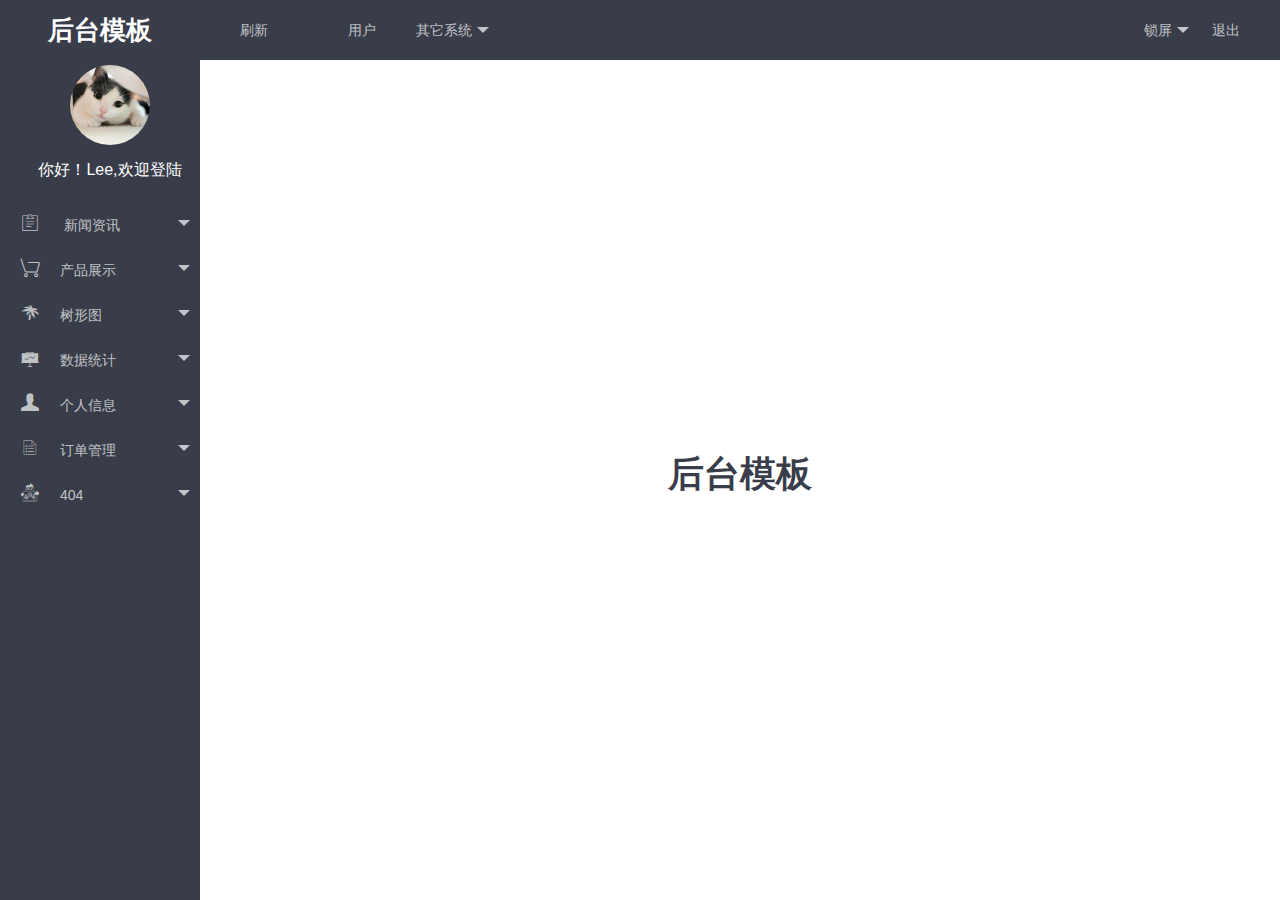
<file: index.html>
<!DOCTYPE html>
<html lang="en">
<head>
    <meta charset="UTF-8">
    <meta name="viewport" content="width=device-width, initial-scale=1, maximum-scale=1, user-scalable=no">
    <meta name="Author" content="Lee">
    <meta name="Keywords" content="后台模板">
    <title></title>
    <link rel="stylesheet" href="layui/css/layui.css">
    <link rel="stylesheet" href="css/public.css" />
    <script src="layui/layui.js"></script>
</head>
<style>

</style>
<body>
    <div class="layui-layout layui-layout-admin">
        <div class="layui-header">
			<div class="layui-logo">后台模板</div>
			<ul class="layui-nav layui-layout-left">
		      	<li class="layui-nav-item"><a href="">刷新</a></li>
		      	<li class="layui-nav-item"><a href=""></a></li>
		      	<li class="layui-nav-item"><a href="">用户</a></li>
		      	<li class="layui-nav-item">
		        	<a href="javascript:;">其它系统</a>
		        	<dl class="layui-nav-child">
		          		<dd><a href="">邮件管理</a></dd>
		          		<dd><a href="">消息管理</a></dd>
		          		<dd><a href="">授权管理</a></dd>
	       		 	</dl>
		      	</li>
		    </ul>
		    <ul class="layui-nav layui-layout-right">
		      	<li class="layui-nav-item">
			        <a href="javascript:;">
			          	锁屏
			        </a>
			        <dl class="layui-nav-child">
			          	<dd><a href="">ALT+L锁屏</a></dd>
			        </dl>
		      	</li>
		      	<li class="layui-nav-item"><a href="">退出</a></li>
		    </ul>
		</div>

        <!-- 侧边栏 -->
        <div class="layui-side layui-bg-black">
            <div class="layui-side-scroll">
        		<img src=""  class="user_img"/>
            	<h1 class="user_name">你好！Lee,欢迎登陆</h1>
                <ul class="layui-nav layui-nav-tree" lay-filter="left-nav">
                    <li class="layui-nav-item"><!-- layui-nav-itemed-->
                        <a href="javascript:;"><i class="layui-icon">&#xe63c;</i> 新闻资讯</a>
                        <dl class="layui-nav-child">
                            <dd><a href="javascript:;" data-url="newsList.html" data-id="1" class="left_nav" ><i class="layui-icon">&#xe60a;</i>新闻列表</a></dd>
                            <dd><a href="javascript:;" data-url="addNews.html" data-id="2" class="left_nav"><i class="layui-icon">&#xe654;</i>新增新闻</a></dd>
                        </dl>
                    </li>
                    <li class="layui-nav-item">
                        <a href="javascript:;"><i class="layui-icon">&#xe698;</i>产品展示</a>
                        <dl class="layui-nav-child">
                            <dd><a href="javascript:;" data-url="productList.html" data-id="3" class="left_nav"><i class="layui-icon">&#xe60a;</i> 产品列表</a></dd>
                            <dd><a href="javascript:;" data-url="productDetail.html" data-id="4" class="left_nav"><i class="layui-icon">&#xe654;</i> 新增产品</a></dd>
                        </dl>
                    </li>
                    <li class="layui-nav-item">
                        <a href="javascript:;"><i class="layui-icon">&#xe62e;</i>树形图</a>
                        <dl class="layui-nav-child">
                            <dd><a href="javascript:;" data-url="tree.html" data-id="5" class="left_nav"><i class="layui-icon">&#xe62e;</i>树形图</a></dd>
                        </dl>
                    </li>
                    <li class="layui-nav-item">
                        <a href="javascript:;"><i class="layui-icon">&#xe629;</i>数据统计</a>
                        <dl class="layui-nav-child">
                            <dd><a href="javascript:;" data-url="dataPillar.html" data-id="6" class="left_nav"><i class="layui-icon">&#xe62c;</i>柱形图</a></dd>
                            <dd><a href="javascript:;" data-url="dataLine.html" data-id="7" class="left_nav"><i class="layui-icon">&#xe62c;</i>折现图</a></dd>
                            <dd><a href="javascript:;" data-url="dataPie.html" data-id="8" class="left_nav"><i class="layui-icon">&#xe62c;</i>饼图</a></dd>
                        </dl>
                    </li>
                    <li class="layui-nav-item">
                        <a href="javascript:;"><i class="layui-icon">&#xe612;</i>个人信息</a>
                        <dl class="layui-nav-child">
                            <dd><a href="javascript:;" data-url="changePass.html" data-id="9" class="left_nav"><i class="layui-icon">&#xe6b2;</i>修改密码</a></dd>
                            <dd><a href="javascript:;" data-url="personclData.html" data-id="10" class="left_nav"><i class="layui-icon">&#xe621;</i>个人资料</a></dd>
                        </dl>
                    </li>
                    <li class="layui-nav-item">
                        <a href="javascript:;"><i class="layui-icon">&#xe60a;</i>订单管理</a>
                        <dl class="layui-nav-child">
                        	<dd><a href="javascript:;" data-url="orderList.html" data-id="11" class="left_nav"><i class="layui-icon">&#xe6b2;</i>订单列表</a></dd>                            
                            <dd><a href="javascript:;" data-url="addOrder.html" data-id="12" class="left_nav"><i class="layui-icon">&#xe6b2;</i>新增订单</a></dd>
                        </dl>
                    </li>
                    <li class="layui-nav-item">
                        <a href="javascript:;"><i class="layui-icon">&#xe61c;</i>404</a>
                    	<dl class="layui-nav-child">
                            <dd><a href="javascript:;" data-url="404.html" data-id="13" class="left_nav"><i class="layui-icon">&#xe61c;</i>404</a></dd>
                        </dl>
                    </li>
                </ul>
            </div>
        </div>
        <!-- 主体 -->
        <div class="layui-body">
            <!-- 顶部切换卡 -->
            <div class="layui-tab layui-tab-brief" lay-filter="top-tab" lay-allowClose="true" style="margin: 0;">
                <ul class="layui-tab-title"></ul>
                <div class="layui-tab-content" style="padding: 0;">
                	<div class="layui-progress"  lay-filter="progress" >
					  	<div class="layui-progress-bar" lay-percent="0%"></div>
					</div>
                </div>
            </div>
            <h1 class="admin_title">后台模板</h1>
        </div>
        <!-- 底部 -->
<!--        <div class="layui-footer" style="text-align: center; line-height: 44px;">
           	asdasd
        </div>-->
    </div>
	<div class="logo_shard">
		<div class="lock_box">
			<div class="layui-form-item">
			    <label class="layui-form-label">解锁密码 ：</label>
			    <div class="layui-input-block">
			      	<input type="text" name="" placeholder="请输入" autocomplete="off" class="layui-input lock_input">
			    </div>
		  	</div>
		  	<div class="layui-form-item text_algin">
		      	<button class="layui-btn lock_btn" lay-submit lay-filter="*">立即提交</button>
		  	</div>
		</div>
	</div>
	
    <script type="text/javascript">
    	(localStorage.getItem('base')) ? document.getElementsByClassName('user_img')[0].setAttribute('src',localStorage.getItem('base')) : document.getElementsByClassName('user_img')[0].setAttribute('src','img/57.png');
        layui.use(['layer','element'], function(){
        	
            var element  = layui.element;
            var layer = layui.layer;
            var $ = layui.jquery;
            
            var navfilter = 'left-nav';
            var nav = $('.layui-nav[lay-filter='+navfilter+']').eq(0);
            var tabfilter = 'top-tab';
            var tab = $('.layui-tab[lay-filter='+tabfilter+']').eq(0);
            var tabcontent = tab.children('.layui-tab-content').eq(0);
            var tabtitle = tab.children('.layui-tab-title').eq(0);
            $(window).resize(function() {
                //设置顶部切换卡容器度
                tabcontent.css('height',$(this).height() - 70 - 41 - 44);
                //tabcontent.height(); //头部高度 顶部切换卡高度 底部高度
                //设置顶部切换卡容器内每个iframe高度
                tabcontent.find('iframe').each(function () {
                    $(this).css('height',tabcontent.height());
                });
            }).resize();
            $('.lock_btn').click(function(){
             	if($('.lock_input').val() == 'admin'){
             		$('.logo_shard').fadeOut();
             		$('.lock_input').val('');
             	}
            })
            /**
             * 监听侧边栏导航点击事件
             */
            var active = {
	            tabAdd: function (url, id ,text) {
	                //新增一个Tab项
	                element.tabAdd('top-tab', {
	                    title: text //用于演示
	                  	,content: '<iframe data-frameid="'+id+'" frameborder="0" name="content" scrolling="yes" width="100%" src="' + url + '"></iframe>'
	                  	,id: id //实际使用一般是规定好的id，这里以时间戳模拟下
	                })
	            }
	          	,tabChange: function (id) {
	              	element.tabChange('top-tab', id); //切换到：用户管理
	              	$("iframe[data-frameid='"+id+"']").attr("src",$("iframe[data-frameid='"+id+"']").attr("src"))//切换后刷新框架
	          	}
	            ,tabDelete: function (id) {
	                element.tabDelete("top-tab", id);//删除
	            }
	            ,tabDeleteAll: function (ids) {//删除所有
	                $.each(ids, function (i,item) {
	                    element.tabDelete("top-tab", item);
	                })
	            }
	        };
	        
	        element.on('tab(top-tab)', function(data){
	        	$('.layui-tab').show();
	        	$('.admin_title').hide();
	        	$('.layui-progress-bar').fadeOut();
	        	element.progress('progress','0%');
			  	var _index = data.index;
			  	$('iframe').stop().animate({opacity:0,top:'30px'},300);
			  	$('iframe').eq(_index).animate({opacity:1,top:0},300);
			  	$('iframe').eq(_index).load(function(){
			  		$('.layui-progress-bar').fadeIn();
			  		element.progress('progress', '100%');
			  		$('.layui-progress-bar').fadeOut(20);
			  	})
			});
			element.on('tabDelete(top-tab)', function(data){
				if(tabtitle.find('li').length<1){
					$('.layui-tab').hide();
	        		$('.admin_title').show();
				}
			});
	        $(".left_nav").click(function () {
	            var dataid = $(this);
	            if ($(".layui-tab-title li[lay-id]").length <= 0) {
	                active.tabAdd(dataid.attr("data-url"), dataid.attr("data-id"),dataid.html());
	            	
	            } else {
	                var isData = false;
	                $.each($(".layui-tab-title li[lay-id]"), function () {
	                    if ($(this).attr("lay-id") == dataid.attr("data-id")) {
	                        isData = true;
	                    }
	                })
	                if (isData == false) {
	                    active.tabAdd(dataid.attr("data-url"), dataid.attr("data-id"),dataid.html());
	                }
	            }
	            active.tabChange(dataid.attr("data-id"));
	        })
	        
	        document.addEventListener('keydown',function(e){//锁屏监听alt+l
	        	if(e.keyCode==76&&18){
	        		$('.logo_shard').fadeIn();
	        	}
	        })
	        $('.user_img').click(function(){
	        	layer.open({
	        		anim: 5
	        		,title:"更换头像"
	        		,area: ['500px', '500px']
				  	,type: 2 
				  	,content: 'drawImg.html' //这里content是一个URL，如果你不想让iframe出现滚动条，你还可以content: ['http://sentsin.com', 'no']
				}); 
	        	
	        })
	        
        });
      	function imgAttr(url){
	        document.getElementsByClassName('user_img')[0].setAttribute('src',url);
        	layui.use('layer',function(){
        		var layer = layui.layer;
        		layer.msg('更换成功'); 
        	})
      	}
    </script>
</body>
</html>
</file>
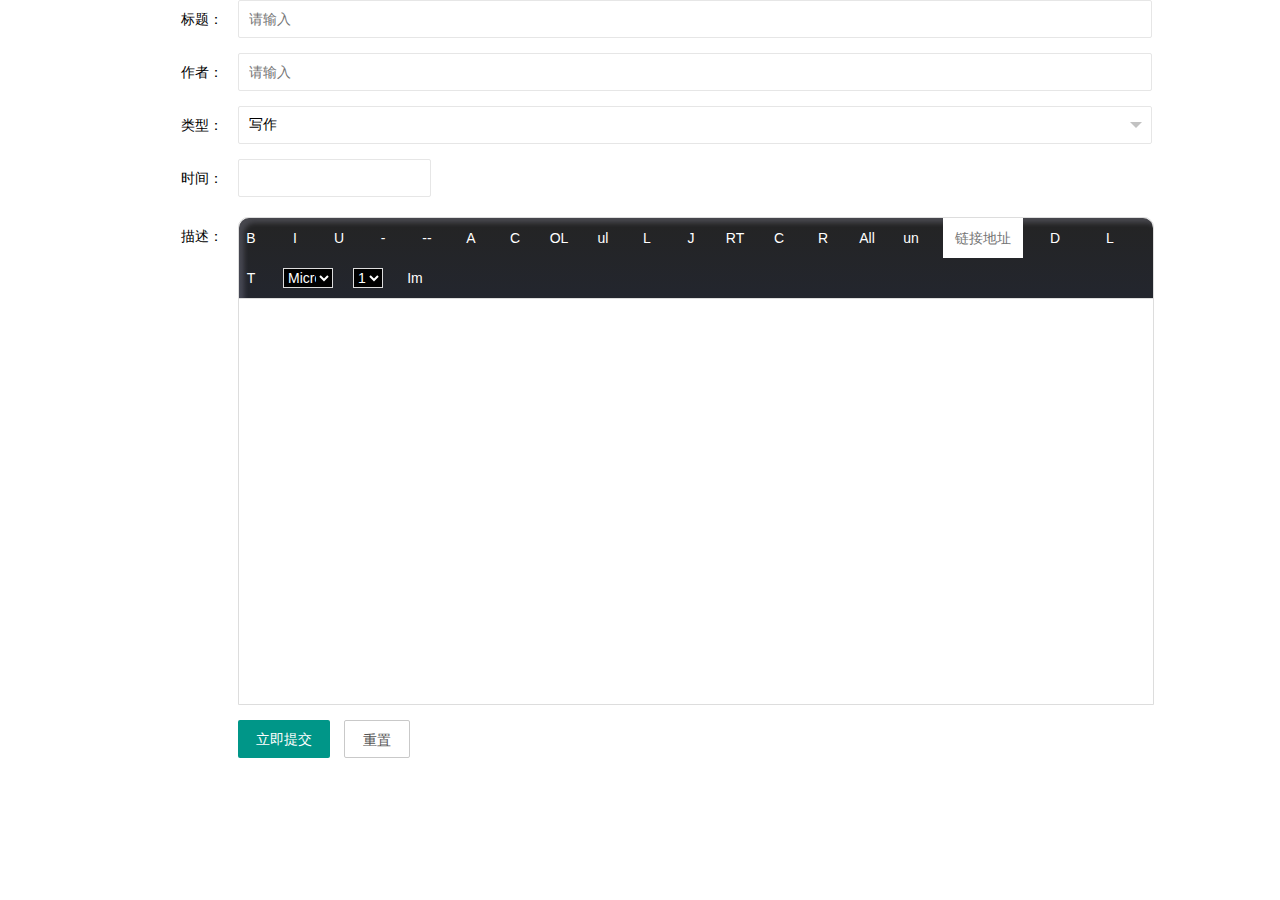
<file: addNews.html>
<!DOCTYPE html>
<html>
	<head>
	    <meta charset="UTF-8">
	    <meta name="viewport" content="width=device-width, initial-scale=1, maximum-scale=1, user-scalable=no">
	    <meta name="Author" content="Lee">
	    <meta name="Keywords" content="后台模板">
	    <title></title>
	    <link rel="stylesheet" href="layui/css/layui.css">
	    <link rel="stylesheet" href="css/public.css" />
		<link rel="stylesheet" href="css/index.css" />
		<link rel="stylesheet" href="css/jqueryui.css">
	    <script src="layui/layui.js"></script>
	</head>
	<body>

		<div class="width_80">
			<form class="layui-form"> 
			  	<div class="layui-form-item">
				    <label class="layui-form-label">标题：</label>
				    <div class="layui-input-block">
				      	<input type="text" name="" placeholder="请输入" autocomplete="off" class="layui-input">
				    </div>
			  	</div>
			  	<div class="layui-form-item">
				    <label class="layui-form-label">作者：</label>
				    <div class="layui-input-block">
				      	<input type="text" name="" placeholder="请输入" autocomplete="off" class="layui-input">
				    </div>
			  	</div>
			  	<div class="layui-form-item">
				    <label class="layui-form-label">类型：</label>
				    <div class="layui-input-block">
				      	<select name="interest" lay-filter="kind">
				        	<option value="0">写作</option>
				        	<option value="1">阅读</option>
				      	</select>
				    </div>
			  	</div>
			  	<div class="layui-form-item">
				    <label class="layui-form-label">时间：</label>
				    <div class="layui-input-block">
				      	<div class="layui-inline"> 
						  	<input type="text" class="layui-input" id="time" readonly>
						</div>
				    </div>
			  	</div>
			</form>
			<div class="layui-form-item layui-form-text">
			    <label class="layui-form-label">描述：</label>
		    	<div class="layui-input-block" id="editor">
			    
		    	</div>
		  	</div>
		  	<div class="layui-form-item">
			    <div class="layui-input-block">
			      	<button class="layui-btn" lay-submit lay-filter="*">立即提交</button>
			      	<button type="reset" class="layui-btn layui-btn-primary">重置</button>
			    </div>
		  	</div>
		</div>
	</body>
	<script type="text/javascript" src="js/jquery-1.8.3.min.js" ></script>
	<script type="text/javascript" src="js/ajaxfileupload.js" ></script>
	<script type="text/javascript" src="js/zhuogan.sdk.uploadFile.js" ></script>
	<script type="text/javascript" src="js/editor.js" ></script>
	<script src="js/jqueryui.js"></script>
	<script>
		layui.use(['laydate','form','jquery','element'], function(){
		  	var form = layui.form;
		  	var laydate = layui.laydate;
		  	var element = layui.element;
		  	var $ = layui.jquery;
		  	form.render();
		  	laydate.render({ 
			  	elem: '#time'
			  	,type: 'datetime'
			});
			
		});
		$('#editor').editor();
		var result = $('#editor').result();//返回编辑器的文本
	</script>
</html>
</file>
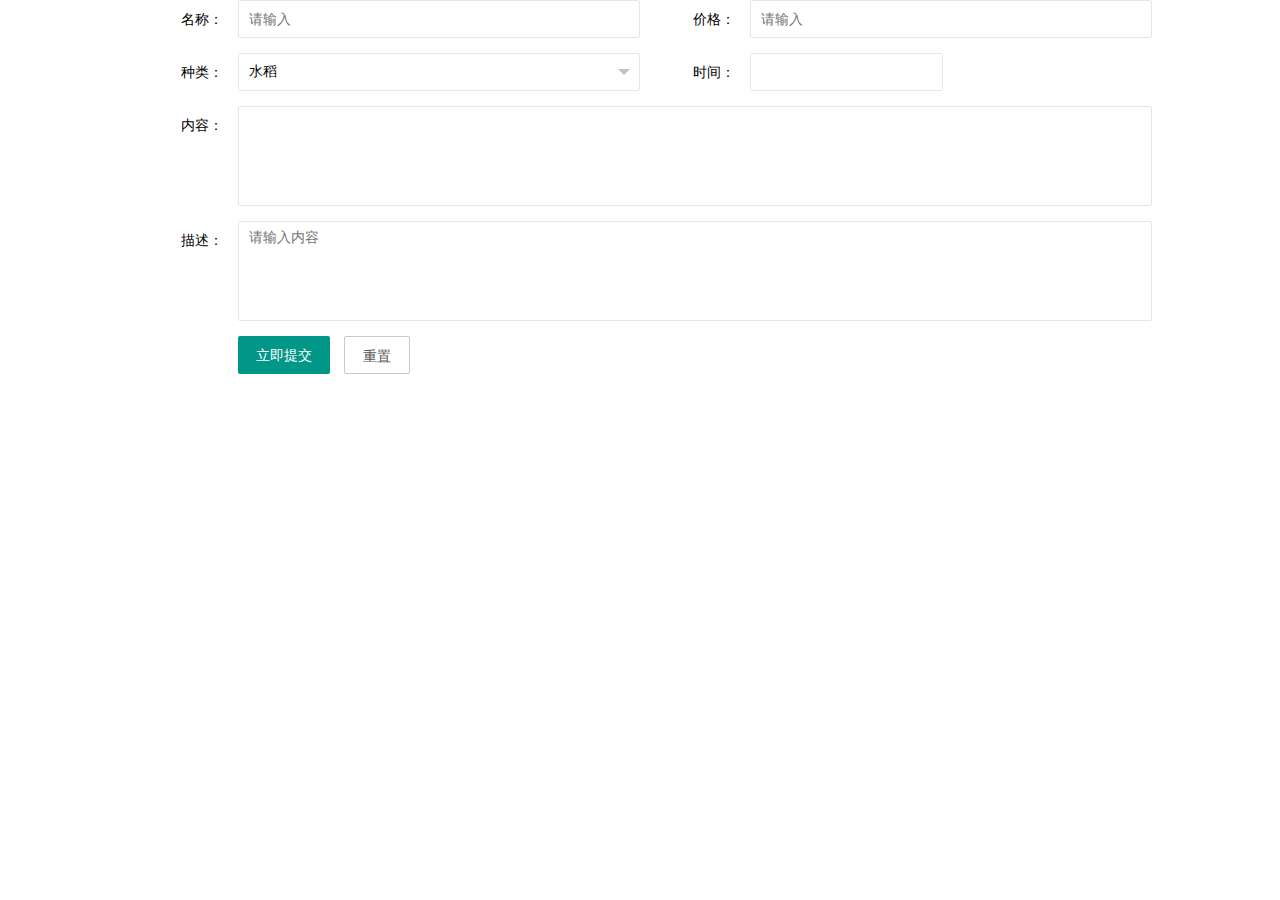
<file: addOrder.html>
<!DOCTYPE html>
<html>
	<head>
	    <meta charset="UTF-8">
	    <meta name="viewport" content="width=device-width, initial-scale=1, maximum-scale=1, user-scalable=no">
	    <meta name="Author" content="Lee">
	    <meta name="Keywords" content="后台模板">
	    <title></title>
	    <link rel="stylesheet" href="layui/css/layui.css">
	    <link rel="stylesheet" href="css/public.css" />
	    <script src="layui/layui.js"></script>
	</head>
	<body>
		<div class="width_80">
			<form class="layui-form"> <!-- 提示：如果你不想用form，你可以换成div等任何一个普通元素 -->
			  	<div class="layui-inline layui-col-md6">
				    <label class="layui-form-label">名称：</label>
				    <div class="layui-input-block">
				      	<input type="text" name="" placeholder="请输入" autocomplete="off" class="layui-input">
				    </div>
			  	</div>
			  	<div class="layui-inline layui-col-md6">
				    <label class="layui-form-label">价格：</label>
				    <div class="layui-input-block">
				      	<input type="number" name="" placeholder="请输入" autocomplete="off" class="layui-input">
				    </div>
			  	</div>
			  	<div class="layui-inline layui-col-md6">
				    <label class="layui-form-label">种类：</label>
				    <div class="layui-input-block">
				      	<select name="interest" lay-filter="kind">
				        	<option value="0">水稻</option>
				        	<option value="1">小麦</option>
				      	</select>
				    </div>
			  	</div>
			  	<div class="layui-inline layui-col-md6">
				    <label class="layui-form-label">时间：</label>
				    <div class="layui-input-block">
				      	<div class="layui-inline"> <!-- 注意：这一层元素并不是必须的 -->
						  	<input type="text" class="layui-input" id="time" readonly>
						</div>
				    </div>
			  	</div>
			  	<div class="layui-form-item">
				    <label class="layui-form-label">内容：</label>
				    <div class="layui-input-block">
				      	<textarea class="layui-textarea"></textarea>
				    </div>
			  	</div>
			  	
			  	<div class="layui-form-item layui-form-text">
				    <label class="layui-form-label">描述：</label>
			    	<div class="layui-input-block">
				      	<textarea placeholder="请输入内容" class="layui-textarea"></textarea>
				    </div>
			  	</div>
			  	<div class="layui-form-item">
				    <div class="layui-input-block">
				      	<button class="layui-btn" lay-submit lay-filter="*">立即提交</button>
				      	<button type="reset" class="layui-btn layui-btn-primary">重置</button>
				    </div>
			  	</div>
			</form>
		</div>
		
	</body>
	<script>
		layui.use(['laydate','form','element','jquery'], function(){
		  	var form = layui.form;
		  	var laydate = layui.laydate
		  	form.render();
		  	laydate.render({ 
			  	elem: '#time'
			  	,type: 'datetime'
			});
			var $ = layui.$;
		});
	</script>
</html>
</file>
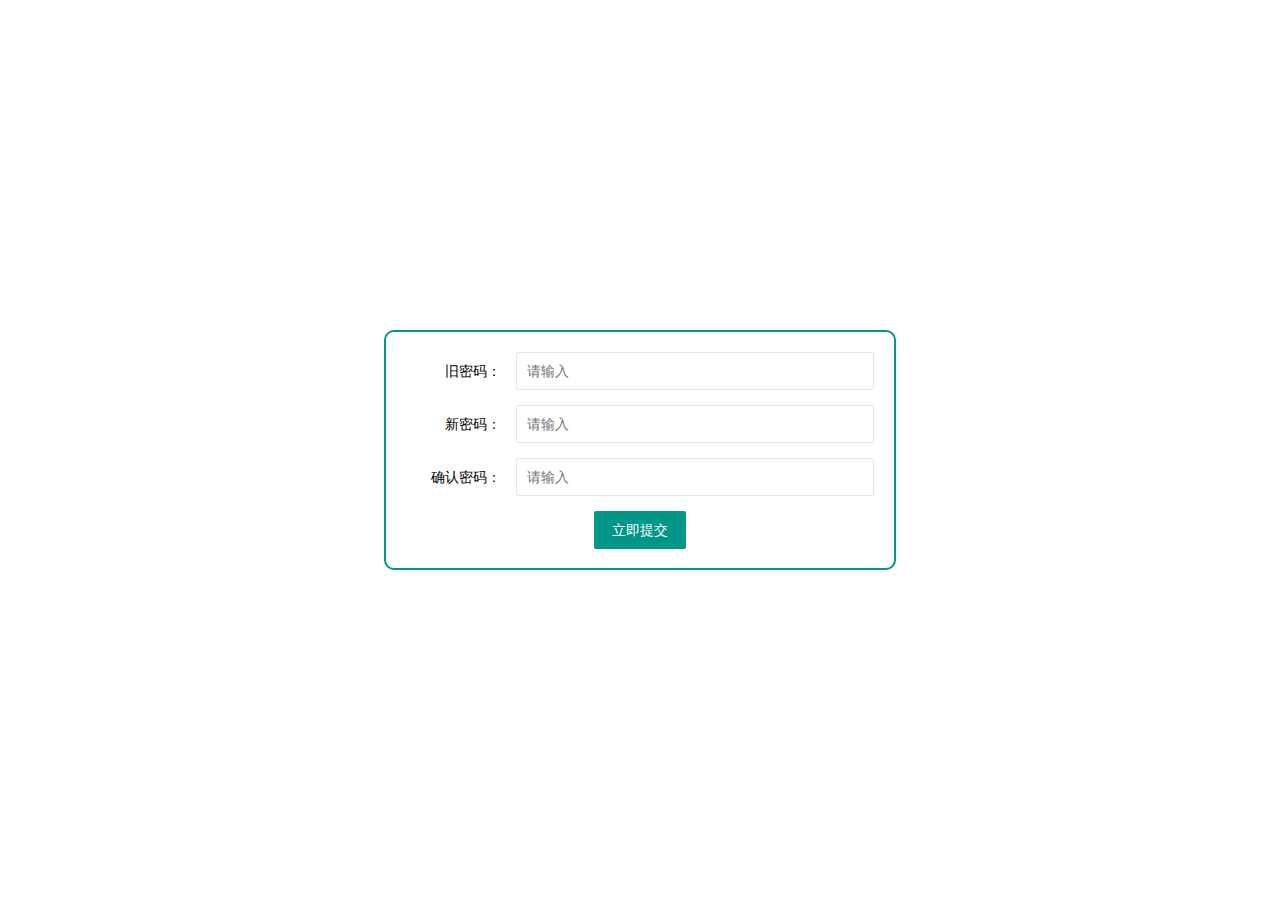
<file: changePass.html>
<!DOCTYPE html>
<html>
	<head>
	    <meta charset="UTF-8">
	    <meta name="viewport" content="width=device-width, initial-scale=1, maximum-scale=1, user-scalable=no">
	    <meta name="Author" content="Lee">
	    <meta name="Keywords" content="后台模板">
	    <title></title>
	    <link rel="stylesheet" href="layui/css/layui.css">
	    <link rel="stylesheet" href="css/public.css" />
	    <script src="layui/layui.js"></script>
	</head>
	<body>
		<div class="change_pass layui-form">
			<div class="layui-form-item">
			    <label class="layui-form-label">旧密码：</label>
			    <div class="layui-input-block">
			      	<input type="password" name="" placeholder="请输入" autocomplete="off" class="layui-input">
			    </div>
		  	</div>
		  	<div class="layui-form-item">
			    <label class="layui-form-label">新密码：</label>
			    <div class="layui-input-block">
			      	<input type="password" name="" placeholder="请输入" autocomplete="off" class="layui-input">
			    </div>
		  	</div>
		  	<div class="layui-form-item">
			    <label class="layui-form-label">确认密码：</label>
			    <div class="layui-input-block">
			      	<input type="password" name="" placeholder="请输入" autocomplete="off" class="layui-input">
			    </div>
		  	</div>
		  	<div class="layui-form-item">
		      	<button class="layui-btn" lay-submit lay-filter="*">立即提交</button>
		  	</div>
		</div>
	</body>
	<script>
		layui.use(['jquery','element'], function(){
		  	var element = layui.element;
		  	var $ = layui.jquery;
			
		});
	</script>
</html>
</file>
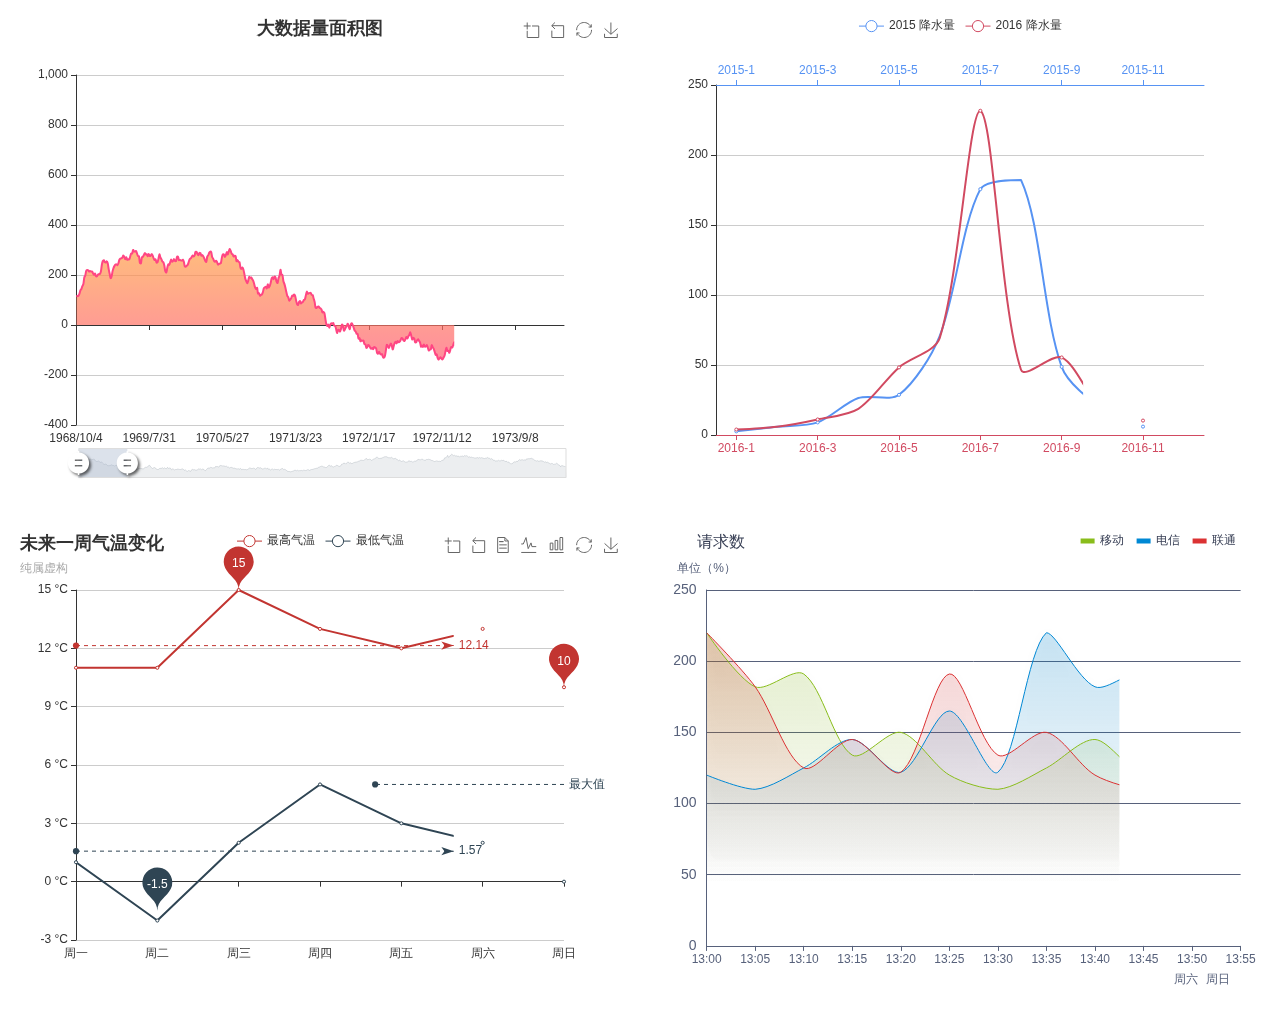
<file: dataLine.html>
<!DOCTYPE html>
<html>
	<head>
		<meta charset="UTF-8">
		<title></title>
		<link rel="stylesheet" href="layui/css/layui.css" />
		<link rel="stylesheet" href="css/index.css" />
		<link rel="stylesheet" href="css/public.css" />
		<script type="text/javascript" src="js/echarts.min.js" ></script>
	</head>
	<body>
		<div class="layui-col-md6">
			<div class="line" id='line1'></div>
		</div>
		<div class="layui-col-md6">
			<div class="line" id='line2'></div>
		</div>
		<div class="layui-col-md6">
			<div class="line" id='line3'></div>
		</div>
		<div class="layui-col-md6">
			<div class="line" id='line4'></div>
		</div>
	</body>
	<script type="text/javascript" src="layui/layui.js" ></script>
	
	<script>
		layui.use(['jquery','element'],function(){
			var $ = layui.jquery;
		})
		//line1
		var base = +new Date(1968, 9, 3);
		var oneDay = 24 * 3600 * 1000;
		var date = [];
		
		var data = [Math.random() * 300];
		
		for (var i = 1; i < 20000; i++) {
		    var now = new Date(base += oneDay);
		    date.push([now.getFullYear(), now.getMonth() + 1, now.getDate()].join('/'));
		    data.push(Math.round((Math.random() - 0.5) * 20 + data[i - 1]));
		}
		
		var option1 = {
		    tooltip: {
		        trigger: 'axis',
		        position: function (pt) {
		            return [pt[0], '10%'];
		        }
		    },
		    title: {
		        left: 'center',
		        text: '大数据量面积图',
		    },
		    toolbox: {
		        feature: {
		            dataZoom: {
		                yAxisIndex: 'none'
		            },
		            restore: {},
		            saveAsImage: {}
		        }
		    },
		    xAxis: {
		        type: 'category',
		        boundaryGap: false,
		        data: date
		    },
		    yAxis: {
		        type: 'value',
		        boundaryGap: [0, '100%']
		    },
		    dataZoom: [{
		        type: 'inside',
		        start: 0,
		        end: 10
		    }, {
		        start: 0,
		        end: 10,
		        handleIcon: 'M10.7,11.9v-1.3H9.3v1.3c-4.9,0.3-8.8,4.4-8.8,9.4c0,5,3.9,9.1,8.8,9.4v1.3h1.3v-1.3c4.9-0.3,8.8-4.4,8.8-9.4C19.5,16.3,15.6,12.2,10.7,11.9z M13.3,24.4H6.7V23h6.6V24.4z M13.3,19.6H6.7v-1.4h6.6V19.6z',
		        handleSize: '80%',
		        handleStyle: {
		            color: '#fff',
		            shadowBlur: 3,
		            shadowColor: 'rgba(0, 0, 0, 0.6)',
		            shadowOffsetX: 2,
		            shadowOffsetY: 2
		        }
		    }],
		    series: [
		        {
		            name:'模拟数据',
		            type:'line',
		            smooth:true,
		            symbol: 'none',
		            sampling: 'average',
		            itemStyle: {
		                normal: {
		                    color: 'rgb(255, 70, 131)'
		                }
		            },
		            areaStyle: {
		                normal: {
		                    color: new echarts.graphic.LinearGradient(0, 0, 0, 1, [{
		                        offset: 0,
		                        color: 'rgb(255, 158, 68)'
		                    }, {
		                        offset: 1,
		                        color: 'rgb(255, 70, 131)'
		                    }])
		                }
		            },
		            data: data
		        }
		    ]
		};
		
        var line1 = echarts.init(document.getElementById('line1'));
        line1.setOption(option1);  
		
		//line2
		
		var colors = ['#5793f3', '#d14a61', '#675bba'];
		
		
		var option2 = {
		    color: colors,
		
		    tooltip: {
		        trigger: 'none',
		        axisPointer: {
		            type: 'cross'
		        }
		    },
		    legend: {
		        data:['2015 降水量', '2016 降水量']
		    },
		    grid: {
		        top: 70,
		        bottom: 50
		    },
		    xAxis: [
		        {
		            type: 'category',
		            axisTick: {
		                alignWithLabel: true
		            },
		            axisLine: {
		                onZero: false,
		                lineStyle: {
		                    color: colors[1]
		                }
		            },
		            axisPointer: {
		                label: {
		                    formatter: function (params) {
		                        return '降水量  ' + params.value
		                            + (params.seriesData.length ? '：' + params.seriesData[0].data : '');
		                    }
		                }
		            },
		            data: ["2016-1", "2016-2", "2016-3", "2016-4", "2016-5", "2016-6", "2016-7", "2016-8", "2016-9", "2016-10", "2016-11", "2016-12"]
		        },
		        {
		            type: 'category',
		            axisTick: {
		                alignWithLabel: true
		            },
		            axisLine: {
		                onZero: false,
		                lineStyle: {
		                    color: colors[0]
		                }
		            },
		            axisPointer: {
		                label: {
		                    formatter: function (params) {
		                        return '降水量  ' + params.value
		                            + (params.seriesData.length ? '：' + params.seriesData[0].data : '');
		                    }
		                }
		            },
		            data: ["2015-1", "2015-2", "2015-3", "2015-4", "2015-5", "2015-6", "2015-7", "2015-8", "2015-9", "2015-10", "2015-11", "2015-12"]
		        }
		    ],
		    yAxis: [
		        {
		            type: 'value'
		        }
		    ],
		    series: [
		        {
		            name:'2015 降水量',
		            type:'line',
		            xAxisIndex: 1,
		            smooth: true,
		            data: [2.6, 5.9, 9.0, 26.4, 28.7, 70.7, 175.6, 182.2, 48.7, 18.8, 6.0, 2.3]
		        },
		        {
		            name:'2016 降水量',
		            type:'line',
		            smooth: true,
		            data: [3.9, 5.9, 11.1, 18.7, 48.3, 69.2, 231.6, 46.6, 55.4, 18.4, 10.3, 0.7]
		        }
		    ]
		};

        var line2 = echarts.init(document.getElementById('line2'));
        line2.setOption(option2); 
        
        
        //line3
        var option3 = {
		    title: {
		        text: '未来一周气温变化',
		        subtext: '纯属虚构'
		    },
		    tooltip: {
		        trigger: 'axis'
		    },
		    legend: {
		        data:['最高气温','最低气温']
		    },
		    toolbox: {
		        show: true,
		        feature: {
		            dataZoom: {
		                yAxisIndex: 'none'
		            },
		            dataView: {readOnly: false},
		            magicType: {type: ['line', 'bar']},
		            restore: {},
		            saveAsImage: {}
		        }
		    },
		    xAxis:  {
		        type: 'category',
		        boundaryGap: false,
		        data: ['周一','周二','周三','周四','周五','周六','周日']
		    },
		    yAxis: {
		        type: 'value',
		        axisLabel: {
		            formatter: '{value} °C'
		        }
		    },
		    series: [
		        {
		            name:'最高气温',
		            type:'line',
		            data:[11, 11, 15, 13, 12, 13, 10],
		            markPoint: {
		                data: [
		                    {type: 'max', name: '最大值'},
		                    {type: 'min', name: '最小值'}
		                ]
		            },
		            markLine: {
		                data: [
		                    {type: 'average', name: '平均值'}
		                ]
		            }
		        },
		        {
		            name:'最低气温',
		            type:'line',
		            data:[1, -2, 2, 5, 3, 2, 0],
		            markPoint: {
		                data: [
		                    {name: '周最低', value: -2, xAxis: 1, yAxis: -1.5}
		                ]
		            },
		            markLine: {
		                data: [
		                    {type: 'average', name: '平均值'},
		                    [{
		                        symbol: 'none',
		                        x: '90%',
		                        yAxis: 'max'
		                    }, {
		                        symbol: 'circle',
		                        label: {
		                            normal: {
		                                position: 'start',
		                                formatter: '最大值'
		                            }
		                        },
		                        type: 'max',
		                        name: '最高点'
		                    }]
		                ]
		            }
		        }
		    ]
		};
        var line3 = echarts.init(document.getElementById('line3'));
	        line3.setOption(option3); 
		        
        //line4
        var option4 = {
		    title: {
		        text: '请求数',
		        textStyle: {
		            fontWeight: 'normal',
		            fontSize: 16,
		            color: '#394056'
		        },
		        left: '6%'
		    },
		    tooltip: {
		        trigger: 'axis',
		        axisPointer: {
		            lineStyle: {
		                color: '#57617B'
		            }
		        }
		    },
		    legend: {
		        icon: 'rect',
		        itemWidth: 14,
		        itemHeight: 5,
		        itemGap: 13,
		        data: ['移动', '电信', '联通'],
		        right: '4%',
		        textStyle: {
		            fontSize: 12,
		            color: '#394056'
		        }
		    },
		    grid: {
		        left: '3%',
		        right: '4%',
		        bottom: '3%',
		        containLabel: true
		    },
		    xAxis: [{
		        type: 'category',
		        boundaryGap: false,
		        axisLine: {
		            lineStyle: {
		                color: '#57617B'
		            }
		        },
		        data: ['13:00', '13:05', '13:10', '13:15', '13:20', '13:25', '13:30', '13:35', '13:40', '13:45', '13:50', '13:55']
		    }, {
		        axisPointer: {
		            show: false
		        },
		        axisLine: {
		            lineStyle: {
		                color: '#57617B'
		            }
		        },
		        axisTick: {
		            show: false
		        },
		
		        position: 'bottom',
		        offset: 20,
		        data: ['', '', '', '', '', '', '', '', '', '', {
		            value: '周六',
		            textStyle: {
		                align: 'left'
		            }
		        }, '周日']
		    }],
		    yAxis: [{
		        type: 'value',
		        name: '单位（%）',
		        axisTick: {
		            show: false
		        },
		        axisLine: {
		            lineStyle: {
		                color: '#57617B'
		            }
		        },
		        axisLabel: {
		            margin: 10,
		            textStyle: {
		                fontSize: 14
		            }
		        },
		        splitLine: {
		            lineStyle: {
		                color: '#57617B'
		            }
		        }
		    }],
		    series: [{
		        name: '移动',
		        type: 'line',
		        smooth: true,
		        symbol: 'circle',
		        symbolSize: 5,
		        showSymbol: false,
		        lineStyle: {
		            normal: {
		                width: 1
		            }
		        },
		        areaStyle: {
		            normal: {
		                color: new echarts.graphic.LinearGradient(0, 0, 0, 1, [{
		                    offset: 0,
		                    color: 'rgba(137, 189, 27, 0.3)'
		                }, {
		                    offset: 0.8,
		                    color: 'rgba(137, 189, 27, 0)'
		                }], false),
		                shadowColor: 'rgba(0, 0, 0, 0.1)',
		                shadowBlur: 10
		            }
		        },
		        itemStyle: {
		            normal: {
		                color: 'rgb(137,189,27)',
		                borderColor: 'rgba(137,189,2,0.27)',
		                borderWidth: 12
		
		            }
		        },
		        data: [220, 182, 191, 134, 150, 120, 110, 125, 145, 122, 165, 122]
		    }, {
		        name: '电信',
		        type: 'line',
		        smooth: true,
		        symbol: 'circle',
		        symbolSize: 5,
		        showSymbol: false,
		        lineStyle: {
		            normal: {
		                width: 1
		            }
		        },
		        areaStyle: {
		            normal: {
		                color: new echarts.graphic.LinearGradient(0, 0, 0, 1, [{
		                    offset: 0,
		                    color: 'rgba(0, 136, 212, 0.3)'
		                }, {
		                    offset: 0.8,
		                    color: 'rgba(0, 136, 212, 0)'
		                }], false),
		                shadowColor: 'rgba(0, 0, 0, 0.1)',
		                shadowBlur: 10
		            }
		        },
		        itemStyle: {
		            normal: {
		                color: 'rgb(0,136,212)',
		                borderColor: 'rgba(0,136,212,0.2)',
		                borderWidth: 12
		
		            }
		        },
		        data: [120, 110, 125, 145, 122, 165, 122, 220, 182, 191, 134, 150]
		    }, {
		        name: '联通',
		        type: 'line',
		        smooth: true,
		        symbol: 'circle',
		        symbolSize: 5,
		        showSymbol: false,
		        lineStyle: {
		            normal: {
		                width: 1
		            }
		        },
		        areaStyle: {
		            normal: {
		                color: new echarts.graphic.LinearGradient(0, 0, 0, 1, [{
		                    offset: 0,
		                    color: 'rgba(219, 50, 51, 0.3)'
		                }, {
		                    offset: 0.8,
		                    color: 'rgba(219, 50, 51, 0)'
		                }], false),
		                shadowColor: 'rgba(0, 0, 0, 0.1)',
		                shadowBlur: 10
		            }
		        },
		        itemStyle: {
		            normal: {
		
		                color: 'rgb(219,50,51)',
		                borderColor: 'rgba(219,50,51,0.2)',
		                borderWidth: 12
		            }
		        },
		        data: [220, 182, 125, 145, 122, 191, 134, 150, 120, 110, 165, 122]
		    }, ]
		};
        var line4 = echarts.init(document.getElementById('line4'));
        line4.setOption(option4);
        
	</script>
</html>
</file>
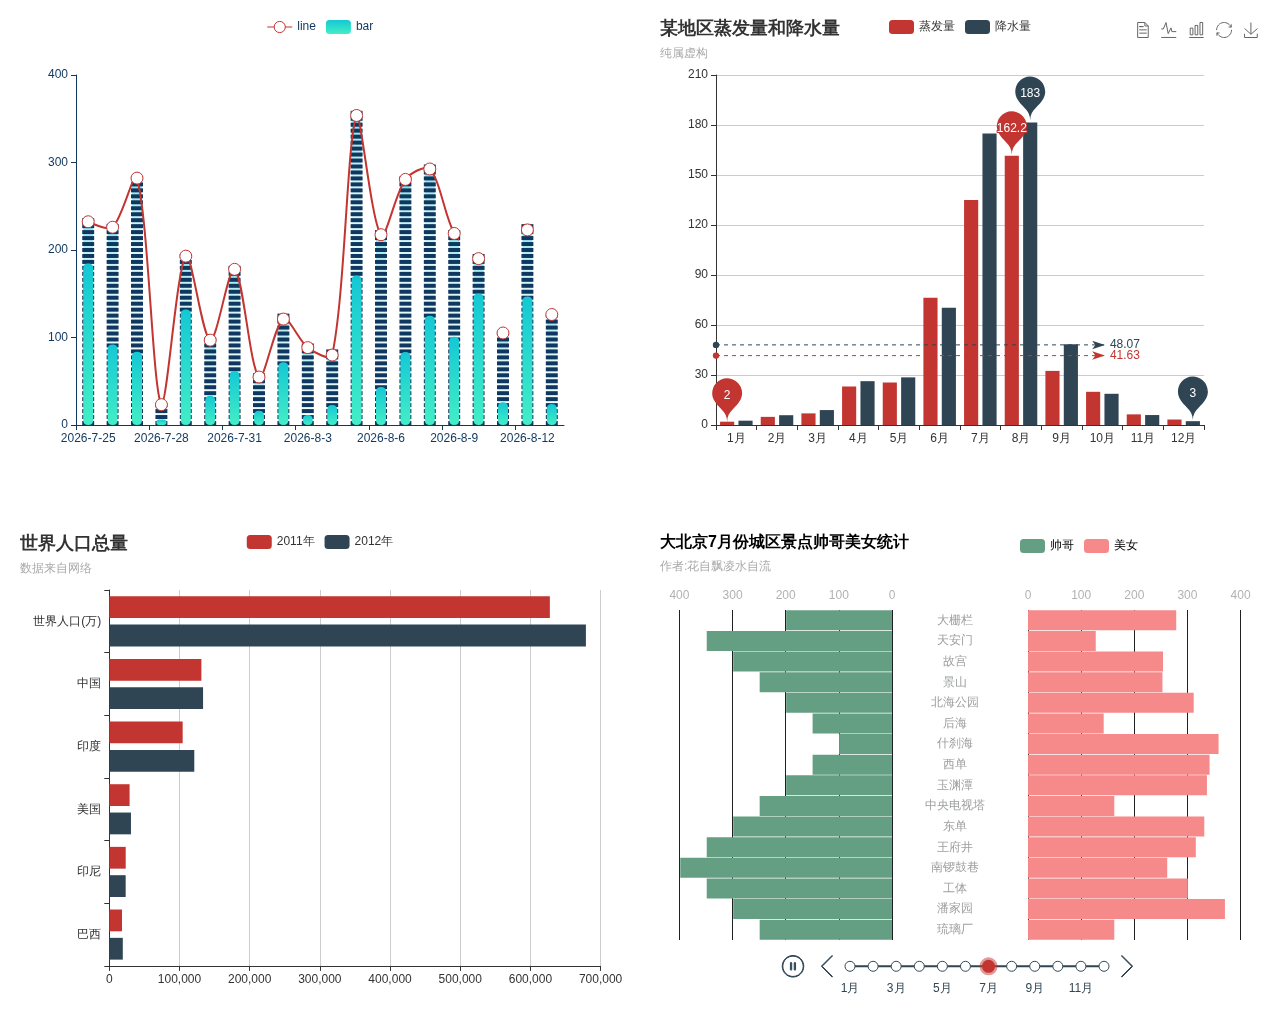
<file: dataPillar.html>
<!DOCTYPE html>
<html>
	<head>
		<meta charset="UTF-8">
		<title></title>
		<link rel="stylesheet" href="layui/css/layui.css" />
		<link rel="stylesheet" href="css/public.css" />
	</head>
	<body>
		<div class="layui-col-md6">
			<div class="line" id='line1'></div>
		</div>
		<div class="layui-col-md6">
			<div class="line" id='line2'></div>
		</div>
		<div class="layui-col-md6">
			<div class="line" id='line3'></div>
		</div>
		<div class="layui-col-md6">
			<div class="line" id='line4'></div>
		</div>
	</body>
	<script type="text/javascript" src="js/echarts.min.js" ></script>
	<script type="text/javascript" src="layui/layui.js" ></script>
	<script>
		layui.use(['jquery','element'],function(){
			var $ = layui.jquery;
		})
		var category = [];
		var dottedBase = +new Date();
		var lineData = [];
		var barData = [];
		
		for (var i = 0; i < 20; i++) {
		    var date = new Date(dottedBase += 1000 * 3600 * 24);
		    category.push([
		        date.getFullYear(),
		        date.getMonth() + 1,
		        date.getDate()
		    ].join('-'));
		    var b = Math.random() * 200;
		    var d = Math.random() * 200;
		    barData.push(b)
		    lineData.push(d + b);
		}
		
		// option
		var option1 = {
		    tooltip: {
		        trigger: 'axis',
		        axisPointer: {
		            type: 'shadow',
		            label: {
		                show: true,
		                backgroundColor: '#0f375f'
		            }
		        }
		    },
		    legend: {
		        data: ['line', 'bar'],
		        textStyle: {
		            color: '#0f375f'
		        }
		    },
		    xAxis: {
		        data: category,
		        axisLine: {
		            lineStyle: {
		                color: '#0f375f'
		            }
		        }
		    },
		    yAxis: {
		        splitLine: {show: false},
		        axisLine: {
		            lineStyle: {
		                color: '#0f375f'
		            }
		        }
		    },
		    series: [{
		        name: 'line',
		        type: 'line',
		        smooth: true,
		        showAllSymbol: true,
		        symbol: 'emptyCircle',
		        symbolSize: 15,
		        data: lineData
		    }, {
		        name: 'bar',
		        type: 'bar',
		        barWidth: 10,
		        itemStyle: {
		            normal: {
		                barBorderRadius: 5,
		                color: new echarts.graphic.LinearGradient(
		                    0, 0, 0, 1,
		                    [
		                        {offset: 0, color: '#14c8d4'},
		                        {offset: 1, color: '#43eec6'}
		                    ]
		                )
		            }
		        },
		        data: barData
		    }, {
		        name: 'line',
		        type: 'bar',
		        barGap: '-100%',
		        barWidth: 10,
		        itemStyle: {
		            normal: {
		                color: new echarts.graphic.LinearGradient(
		                    0, 0, 0, 1,
		                    [
		                        {offset: 0, color: 'rgba(20,200,212,0.5)'},
		                        {offset: 0.2, color: 'rgba(20,200,212,0.2)'},
		                        {offset: 1, color: 'rgba(20,200,212,0)'}
		                    ]
		                )
		            }
		        },
		        z: -12,
		        data: lineData
		    }, {
		        name: 'dotted',
		        type: 'pictorialBar',
		        symbol: 'rect',
		        itemStyle: {
		            normal: {
		                color: '#0f375f'
		            }
		        },
		        symbolRepeat: true,
		        symbolSize: [12, 4],
		        symbolMargin: 1,
		        z: -10,
		        data: lineData
		    }]
		};
        var line1 = echarts.init(document.getElementById('line1'));
        line1.setOption(option1);
        
        
        //line2
        var option2 = {
		    title : {
		        text: '某地区蒸发量和降水量',
		        subtext: '纯属虚构'
		    },
		    tooltip : {
		        trigger: 'axis'
		    },
		    legend: {
		        data:['蒸发量','降水量']
		    },
		    toolbox: {
		        show : true,
		        feature : {
		            dataView : {show: true, readOnly: false},
		            magicType : {show: true, type: ['line', 'bar']},
		            restore : {show: true},
		            saveAsImage : {show: true}
		        }
		    },
		    calculable : true,
		    xAxis : [
		        {
		            type : 'category',
		            data : ['1月','2月','3月','4月','5月','6月','7月','8月','9月','10月','11月','12月']
		        }
		    ],
		    yAxis : [
		        {
		            type : 'value'
		        }
		    ],
		    series : [
		        {
		            name:'蒸发量',
		            type:'bar',
		            data:[2.0, 4.9, 7.0, 23.2, 25.6, 76.7, 135.6, 162.2, 32.6, 20.0, 6.4, 3.3],
		            markPoint : {
		                data : [
		                    {type : 'max', name: '最大值'},
		                    {type : 'min', name: '最小值'}
		                ]
		            },
		            markLine : {
		                data : [
		                    {type : 'average', name: '平均值'}
		                ]
		            }
		        },
		        {
		            name:'降水量',
		            type:'bar',
		            data:[2.6, 5.9, 9.0, 26.4, 28.7, 70.7, 175.6, 182.2, 48.7, 18.8, 6.0, 2.3],
		            markPoint : {
		                data : [
		                    {name : '年最高', value : 182.2, xAxis: 7, yAxis: 183},
		                    {name : '年最低', value : 2.3, xAxis: 11, yAxis: 3}
		                ]
		            },
		            markLine : {
		                data : [
		                    {type : 'average', name : '平均值'}
		                ]
		            }
		        }
		    ]
		};
        var line2 = echarts.init(document.getElementById('line2'));
        line2.setOption(option2);
        
        //line3
        var option3 = {
		    title: {
		        text: '世界人口总量',
		        subtext: '数据来自网络'
		    },
		    tooltip: {
		        trigger: 'axis',
		        axisPointer: {
		            type: 'shadow'
		        }
		    },
		    legend: {
		        data: ['2011年', '2012年']
		    },
		    grid: {
		        left: '3%',
		        right: '4%',
		        bottom: '3%',
		        containLabel: true
		    },
		    xAxis: {
		        type: 'value',
		        boundaryGap: [0, 0.01]
		    },
		    yAxis: {
		        type: 'category',
		        data: ['巴西','印尼','美国','印度','中国','世界人口(万)']
		    },
		    series: [
		        {
		            name: '2011年',
		            type: 'bar',
		            data: [18203, 23489, 29034, 104970, 131744, 630230]
		        },
		        {
		            name: '2012年',
		            type: 'bar',
		            data: [19325, 23438, 31000, 121594, 134141, 681807]
		        }
		    ]
		};
        var line3 = echarts.init(document.getElementById('line3'));
        line3.setOption(option3);
        
        //line4
        var myData = ['大栅栏', '天安门', '故宫', '景山', '北海公园', '后海', '什刹海', '西单', '玉渊潭', '中央电视塔', '东单', '王府井', '南锣鼓巷', '工体', '潘家园', '琉璃厂'];
		var databeast = {
		    1: [389, 259, 262, 324, 232, 176, 196, 214, 133, 370, 268, 360, 185, 392, 392, 153],
		    2: [111, 315, 139, 375, 204, 352, 163, 258, 385, 209, 209, 243, 204, 352, 163, 258],
		    3: [227, 210, 328, 292, 241, 110, 130, 185, 392, 392, 153, 187, 150, 200, 250, 300],
		    4: [100, 350, 300, 250, 200, 150, 100, 150, 200, 250, 300, 350, 400, 350, 300, 250],
		    5: [280, 128, 255, 254, 313, 143, 360, 343, 338, 163, 333, 317, 263, 302, 372, 163],
		    6: [121, 388, 233, 309, 133, 308, 297, 283, 349, 273, 229, 238, 224, 291, 185, 203],
		    7: [200, 350, 300, 250, 200, 150, 100, 150, 200, 250, 300, 350, 400, 350, 300, 250],
		    8: [380, 129, 173, 101, 310, 393, 386, 296, 366, 268, 208, 149, 356, 239, 208, 330],
		    9: [363, 396, 388, 108, 325, 120, 180, 292, 200, 309, 223, 236, 209, 271, 215, 216],
		    10: [300, 350, 300, 250, 200, 150, 100, 150, 200, 250, 300, 350, 400, 350, 300, 250],
		    11: [100, 350, 300, 250, 200, 150, 100, 150, 200, 250, 300, 350, 400, 350, 300, 250],
		    12: [280, 128, 255, 254, 313, 143, 360, 343, 338, 163, 333, 317, 263, 302, 372, 163],
		
		};
		var databeauty = {
		    1: [121, 388, 233, 309, 133, 308, 297, 283, 349, 273, 229, 238, 224, 291, 185, 203],
		    2: [200, 350, 300, 250, 200, 150, 100, 150, 200, 250, 300, 350, 400, 350, 300, 250],
		    3: [380, 129, 173, 101, 310, 393, 386, 296, 366, 268, 208, 149, 356, 239, 208, 330],
		    4: [363, 396, 388, 108, 325, 120, 180, 292, 200, 309, 223, 236, 209, 271, 215, 216],
		    5: [300, 350, 300, 250, 200, 150, 100, 150, 200, 250, 300, 350, 400, 350, 300, 250],
		    6: [100, 350, 300, 250, 200, 150, 100, 150, 200, 250, 300, 350, 400, 350, 300, 250],
		    7: [280, 128, 255, 254, 313, 143, 360, 343, 338, 163, 333, 317, 263, 302, 372, 163],
		    8: [389, 259, 262, 324, 232, 176, 196, 214, 133, 370, 268, 360, 185, 392, 392, 153],
		    9: [111, 315, 139, 375, 204, 352, 163, 258, 385, 209, 209, 243, 204, 352, 163, 258],
		    10: [227, 210, 328, 292, 241, 110, 130, 185, 392, 392, 153, 187, 150, 200, 250, 300],
		    11: [100, 350, 300, 250, 200, 150, 100, 150, 200, 250, 300, 350, 400, 350, 300, 250],
		    12: [280, 128, 255, 254, 313, 143, 360, 343, 338, 163, 333, 317, 263, 302, 372, 163],
		
		};
		var timeLineData = [1, 2, 3, 4, 5, 6, 7, 8, 9, 10, 11, 12];
		
		var option4 = {
		    baseOption: {
		        timeline: {
		            show: true,
		            axisType: 'category',
		            tooltip: {
		                show: true,
		                formatter: function(params) {
		                    console.log(params);
		                    return params.name + '月份数据统计';
		                }
		            },
		            autoPlay: true,
		            currentIndex: 6,
		            playInterval: 1000,
		            label: {
		                normal: {
		                    show: true,
		                    interval: 'auto',
		                    formatter: '{value}月',
		                },
		            },
		            data: [],
		        },
		        title: {
		            //   text:'大北京景点帅哥美女统计', 
		            textStyle: {
		                color: '#000',
		                fontSize: 16,
		            },
		            subtext: '作者:花自飘凌水自流',
		        },
		        legend: {
		            data: ['帅哥', '美女'],
		            top: 4,
		            right: '20%',
		            textStyle: {
		                color: '#000',
		            },
		        },
		        tooltip: {
		            show: true,
		            trigger: 'axis',
		            formatter: '{b}<br/>{a}: {c}人',
		            axisPointer: {
		                type: 'shadow',
		            }
		        },
		        grid: [{
		            show: false,
		            left: '4%',
		            top: 60,
		            bottom: 60,
		            containLabel: true,
		            width: '46%',
		        }, {
		            show: false,
		            left: '50.5%',
		            top: 80,
		            bottom: 60,
		            width: '0%',
		        }, {
		            show: false,
		            right: '4%',
		            top: 60,
		            bottom: 60,
		            containLabel: true,
		            width: '46%',
		        }, ],
		
		        xAxis: [
		            {
		            type: 'value',
		            inverse: true,
		            axisLine: {
		                show: false,
		            },
		            axisTick: {
		                show: false,
		            },
		            position: 'top',
		            axisLabel: {
		                show: true,
		                textStyle: {
		                    color: '#B2B2B2',
		                    fontSize: 12,
		                },
		            },
		            splitLine: {
		                show: true,
		                lineStyle: {
		                    color: '#1F2022',
		                    width: 1,
		                    type: 'solid',
		                },
		            },
		        }, {
		            gridIndex: 1,
		            show: false,
		        }, {
		            gridIndex: 2,
		            type: 'value',
		            axisLine: {
		                show: false,
		            },
		            axisTick: {
		                show: false,
		            },
		            position: 'top',
		            axisLabel: {
		                show: true,
		                textStyle: {
		                    color: '#B2B2B2',
		                    fontSize: 12,
		                },
		            },
		            splitLine: {
		                show: true,
		                lineStyle: {
		                    color: '#1F2022',
		                    width: 1,
		                    type: 'solid',
		                },
		            },
		        }, ],
		        yAxis: [{
		            type: 'category',
		            inverse: true,
		            position: 'right',
		            axisLine: {
		                show: false
		            },
		            axisTick: {
		                show: false
		            },
		            axisLabel: {
		                show: false,
		                margin: 8,
		                textStyle: {
		                    color: '#9D9EA0',
		                    fontSize: 12,
		                },
		
		            },
		            data: myData,
		        }, {
		            gridIndex: 1,
		            type: 'category',
		            inverse: true,
		            position: 'left',
		            axisLine: {
		                show: false
		            },
		            axisTick: {
		                show: false
		            },
		            axisLabel: {
		                show: true,
		                textStyle: {
		                    color: '#9D9EA0',
		                    fontSize: 12,
		                },
		
		            },
		            data: myData.map(function(value) {
		                return {
		                    value: value,
		                    textStyle: {
		                        align: 'center',
		                    }
		                }
		            }),
		        }, {
		            gridIndex: 2,
		            type: 'category',
		            inverse: true,
		            position: 'left',
		            axisLine: {
		                show: false
		            },
		            axisTick: {
		                show: false
		            },
		            axisLabel: {
		                show: false,
		                textStyle: {
		                    color: '#9D9EA0',
		                    fontSize: 12,
		                },
		
		            },
		            data: myData,
		        }, ],
		        series: [],
		
		    },
		
		    options: [],
		
		
		};
		
		for (var i = 0; i < timeLineData.length; i++) {
		    option4.baseOption.timeline.data.push(timeLineData[i]);
		    option4.options.push({
		        title: {
		            text: '大北京' + timeLineData[i] + '月份城区景点帅哥美女统计',
		        },
		        series: [{
		                name: '帅哥',
		                type: 'bar',
		                barGap: 20,
		                barWidth: 20,
		                label: {
		                    normal: {
		                        show: false,
		                    },
		                    emphasis: {
		                        show: true,
		                        position: 'left',
		                        offset: [0, 0],
		                        textStyle: {
		                            color: '#fff',
		                            fontSize: 14,
		                        },
		                    },
		                },
		                itemStyle: {
		                    normal: {
		                        color: '#659F83',
		                    },
		                    emphasis: {
		                        color: '#08C7AE',
		                    },
		                },
		                data: databeast[timeLineData[i]],
		            },
		
		
		            {
		                name: '美女',
		                type: 'bar',
		                barGap: 20,
		                barWidth: 20,
		                xAxisIndex: 2,
		                yAxisIndex: 2,
		                label: {
		                    normal: {
		                        show: false,
		                    },
		                    emphasis: {
		                        show: true,
		                        position: 'right',
		                        offset: [0, 0],
		                        textStyle: {
		                            color: '#fff',
		                            fontSize: 14,
		                        },
		                    },
		                },
		                itemStyle: {
		                    normal: {
		                        color: '#F68989',
		                    },
		                    emphasis: {
		                        color: '#F94646',
		                    },
		                },
		                data: databeauty[timeLineData[i]],
		            }
		        ]
		    });
		}
		var line4 = echarts.init(document.getElementById('line4'));
        line4.setOption(option4);
	</script>
</html>
</file>
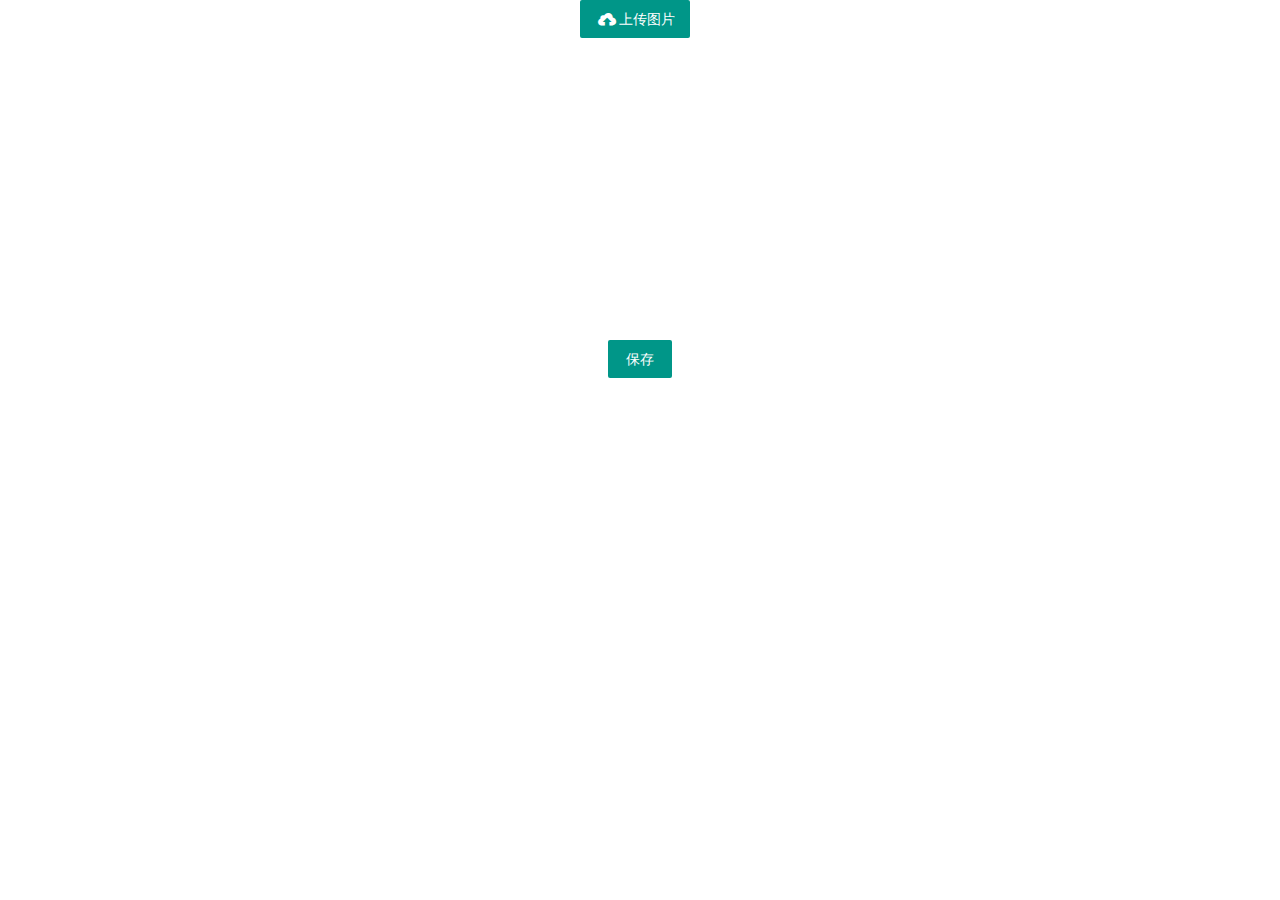
<file: drawImg.html>
<!DOCTYPE html>
<html>
	<head>
		<meta charset="UTF-8">
		<title></title>
		<link rel="stylesheet" href="layui/css/layui.css" />
		<link rel="stylesheet" href="css/public.css" />
		<script type="text/javascript" src="js/jquery-1.8.3.min.js" ></script>
		<script type="text/javascript" src="js/zm-canvas-crop.js" ></script>
		<style>
			.upload_box{position: relative;width: 120px;height: 40px;margin: 0 auto;}
			.upload_box .layui-btn,#ipt{position:absolute ; top: 0; left: 0;width: 110px;height: 38px;}
			#ipt{opacity: 0;}
			.canvas-box{ width: 300px; height: 300px; position: relative;-webkit-user-select:none;-moz-user-select:none;-o-user-select:none;user-select:none }
			.canvas-box .overlay{ position: absolute; left: 0; top: 0; cursor: move;border:1px solid #69f;}
			.canvas-box div,.canvas-box canvas{-webkit-user-select:none;-moz-user-select:none;-o-user-select:none;user-select:none}

		</style>
	</head>
	<body>
		<div>
			<div class="upload_box">
				<button type="button" class="layui-btn" id="test1">
			  		<i class="layui-icon">&#xe67c;</i>上传图片
				</button>
				<input type="file" value="select img" id="ipt" value="选择图片">
			</div>
			<div class="canvas-box"></div>
			<div class="layui-form-item text_algin">
				<button class="layui-btn" id="save">保存</button>	  	
			</div>
		</div>
	</body>
	<script>
		
		var base = '';
		var c = new ZmCanvasCrop({
			fileInput: $('#ipt')[0],  
			saveBtn: $('#save')[0],
			box_width: 300,  //剪裁容器的最大宽度
			box_height: 300, //剪裁容器的最大高度
			min_width: 640,  //要剪裁图片的最小宽度
			min_height: 640  //要剪裁图片的最小高度
		}, saveCallBack);
		function saveCallBack(base64) {
			localStorage.setItem('base',base64);
		}
		document.getElementById("save").addEventListener('click',function(){
			var index = parent.layer.getFrameIndex(window.name); //先得到当前iframe层的索引
			parent.layer.close(index);
			parent.imgAttr(localStorage.getItem('base'));
		})

	</script>
</html>
</file>
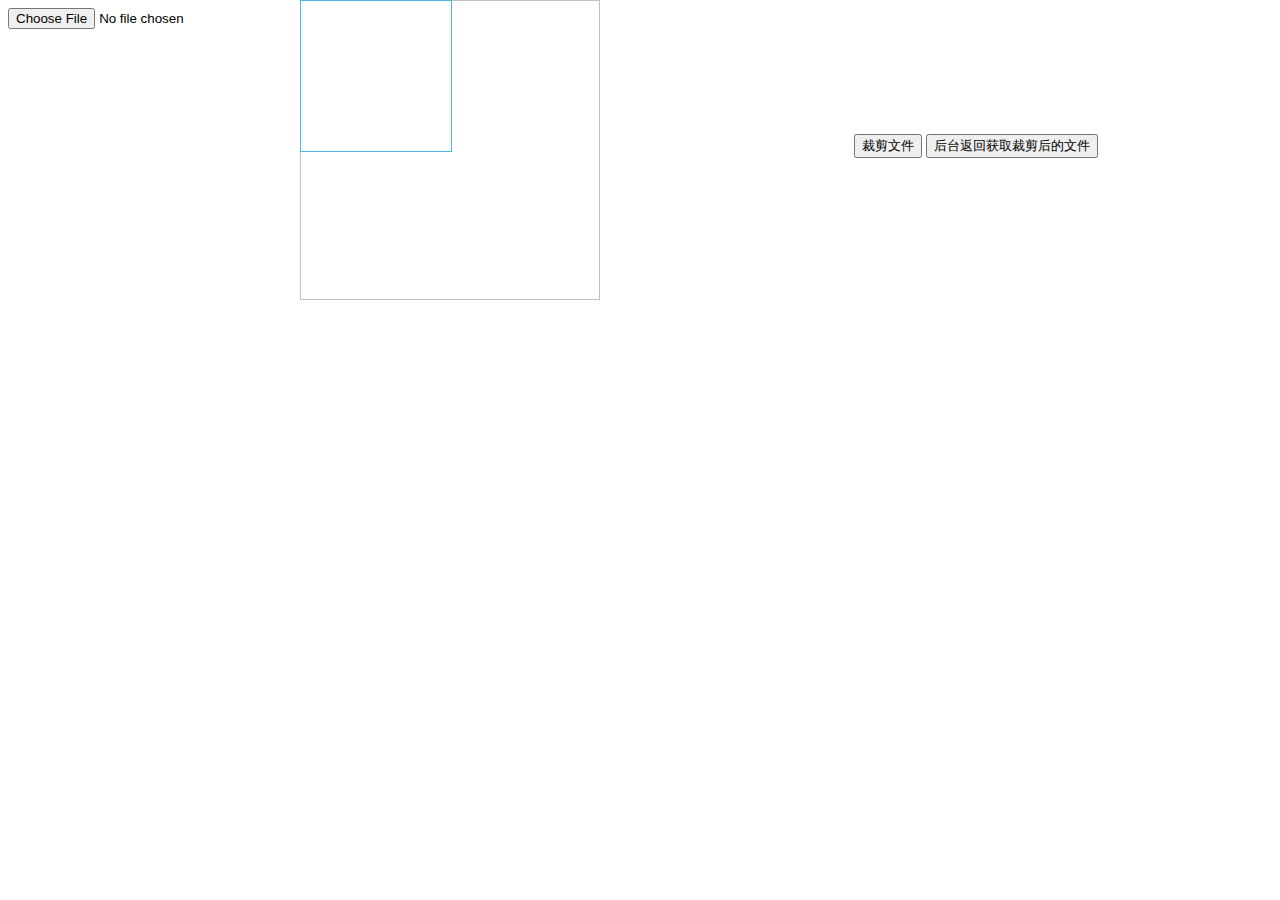
<file: home.html>
<!DOCTYPE html>
<html lang="en">
<head>
    <meta charset="UTF-8">
    <title>canvas裁剪图片,纯前端</title>
    <script type="text/javascript" src="js/jquery-1.8.3.min.js" ></script>
</head>
<body>
<div>
    <input type="file" id="imgFile">
</div>
<div style="width: 300px;height: 300px;position: absolute;left: 300px;top: 0;display: inline-block">
    <img id="demoImg" style="height: 300px;width: 300px" alt="">
    <div style="width: 150px;height: 150px;border: 1px solid #4fb8e3;position: absolute;left: 0;top: 0;z-index: 1000" id="chooseBox"></div>
</div>
<div style="position: absolute;left: 700px;top: 0">
    <canvas id="myCan" width="150" height="150"></canvas>
    <button id="cut">裁剪文件</button>
    <button id="btn">后台返回获取裁剪后的文件</button>
    <img id="returnImg" alt="">
</div>

</body>
<script>
    window.onload=function () {
        var can=document.getElementById("myCan");
        var btn=document.getElementById("btn");
        var returnImg=document.getElementById("returnImg");
        var ctx=can.getContext("2d");
        $('#imgFile').change(function () {
           var file=$('#imgFile')[0].files[0];
            var reader=new FileReader();
            reader.onload= function (e) {
                $('#demoImg').attr('src', e.target.result);
            };
            reader.readAsDataURL(file);
        });
        $('#chooseBox').mousedown(function (e) {
            var originX= e.offsetX;
            var originY= e.offsetY;
            window.onmousemove=function (e) {
                $('#chooseBox').css({
                    position:'absolute',
                    left:e.clientX-originX-300+'px',
                    top: e.clientY-originY+'px'
                });
                if($('#chooseBox').position().left<=0){
                    $('#chooseBox').css({
                        left:0
                    });
                }
                if($('#chooseBox').position().left>=150){
                    $('#chooseBox').css({
                        left:'149px'
                    });
                }
                if($('#chooseBox').position().top<=0){
                    $('#chooseBox').css({
                        top:0
                    });
                }
                if($('#chooseBox').position().top>=150){
                    $('#chooseBox').css({
                        top:'149px'
                    });
                }
                $('#chooseBox').mouseout(function () {
                    window.onmousemove=null;
                    return
                })
            };
            window.onmouseup= function () {
                window.onmousemove=null;
                return
            }
        });
        $('#cut').click(function () {
            var newX=$('#chooseBox').position().left*3.45;
            var newY=$('#chooseBox').position().top*2.6;
            var img=document.getElementById("demoImg");
            console.log(newX,newY);
            ctx.drawImage(img,newX,newY,150*3.45,150*2.6,0,0,150,150);
        });
        btn.onclick=function () {
            var data=can.toDataURL();
            data=data.split(',')[1];
            data=window.atob(data);
            var ia = new Uint8Array(data.length);
            for (var i = 0; i < data.length; i++) {
                ia[i] = data.charCodeAt(i);
            }
            var blob=new Blob([ia],{type:"image/png",endings:'transparent'});
            var fd=new FormData();
            console.log(blob);
            fd.append('avatarFile',blob,'image.png');
            var httprequest=new XMLHttpRequest();
            httprequest.open('POST','/guest/avatar',true);
            httprequest.send(fd);
            httprequest.onreadystatechange= function () {
                if(httprequest.status==200 && httprequest.readyState==4){
                    console.log(httprequest.responseText);
                    $('#returnImg').attr('src','/images/'+JSON.parse(httprequest.responseText).json);
                }
            };
        };
    }
</script>
</html>
</file>
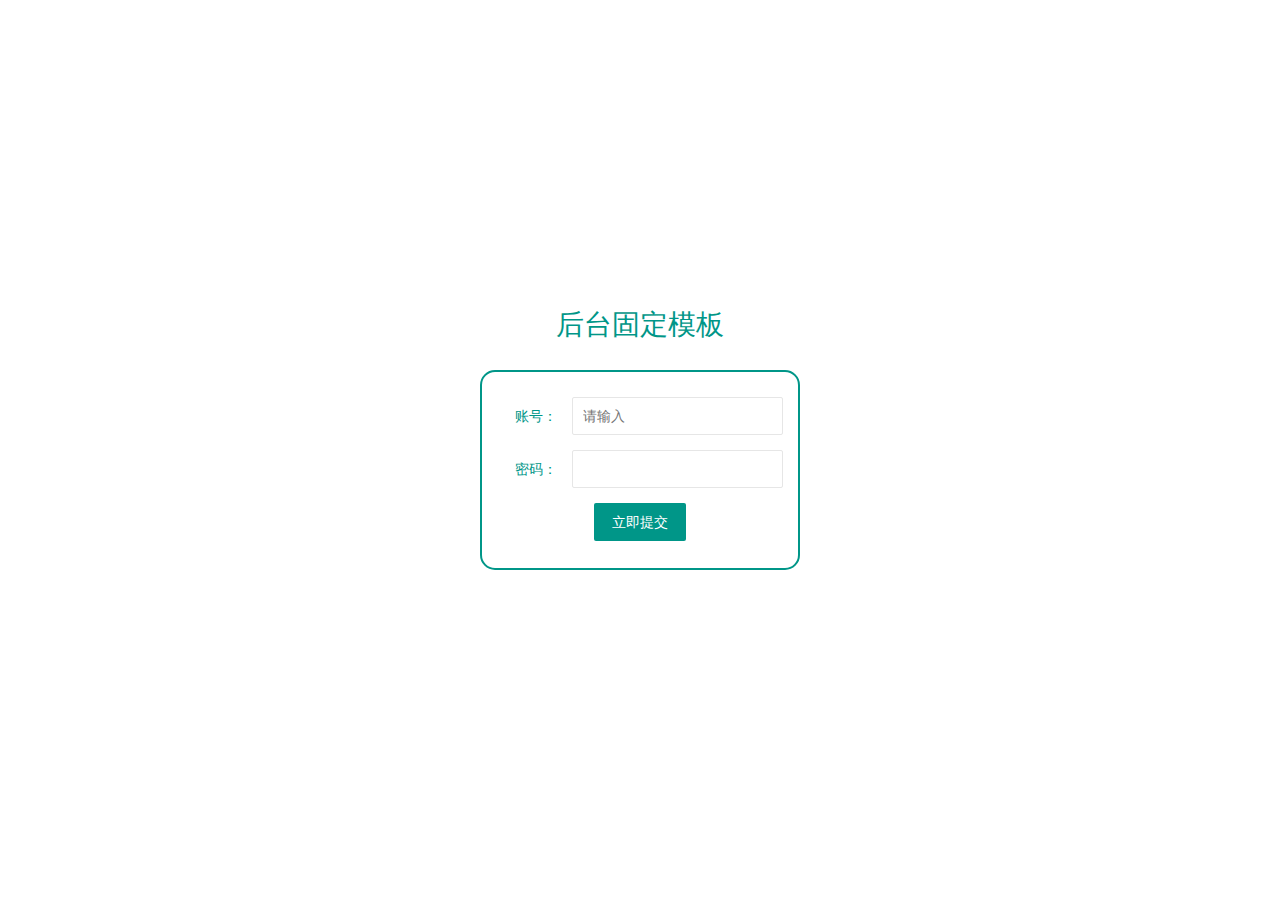
<file: logo.html>
<!DOCTYPE html>
<html class="logo_back">
	<head>
	    <meta name="viewport" content="width=device-width, initial-scale=1, maximum-scale=1, user-scalable=no">
   	 	<meta name="Author" content="Lee">
    	<meta name="Keywords" content="后台模板">
		<meta charset="UTF-8">
		<title></title>
		<link rel="stylesheet" href="layui/css/layui.css" />
		<link rel="stylesheet" href="css/public.css" />
	</head>
	<body class="logo_back">
		<!--<video class="logo_video" autoplay loop>
			<source src="video/Crocodile.mp4"></source>
		</video>-->
		<div class="logo_shard"></div>
		<form class="logo_box" action="/loginForm" method="post">
			<h1 class="logo_title">后台固定模板</h1>
			<div class="logo_form">
				<div class="layui-form-item">
				    <label class="layui-form-label">账号：</label>
				    <div class="layui-input-block">
				      	<input type="text" name="user" placeholder="请输入" autocomplete="off" class="layui-input">
				    </div>
			  	</div>
			  	<div class="layui-form-item">
				    <label class="layui-form-label">密码：</label>
				    <div class="layui-input-block">
				      	<input type="password" name="pass"  autocomplete="off" class="layui-input">
				    </div>
			  	</div>
			  	<div class="layui-form-item">
			  		<input type="submit" class="layui-btn" value="立即提交" />
			  	</div>
			</div>
		</form>
	</body>
</html>
</file>
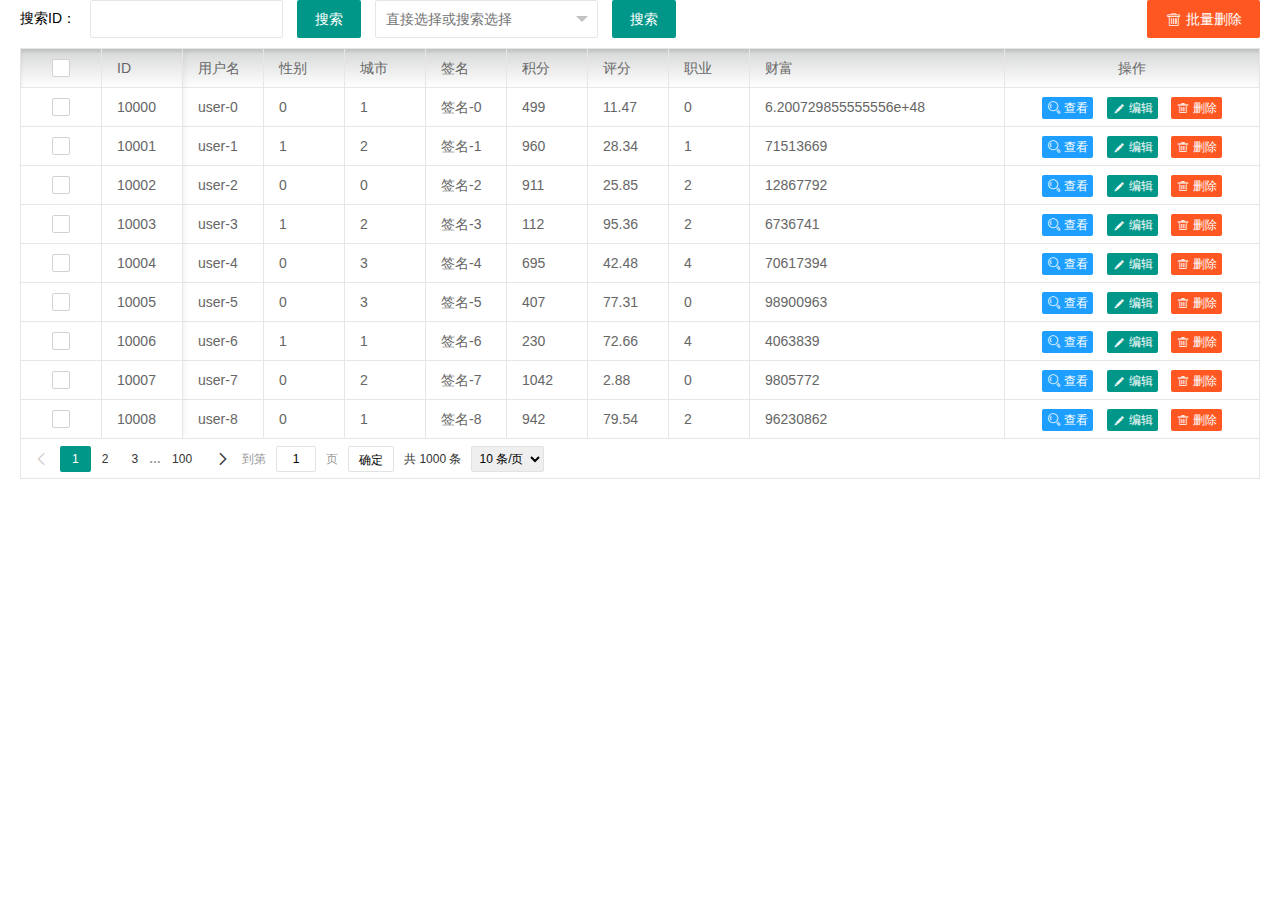
<file: newsList.html>
<!DOCTYPE html>
<html>
	<head>
	    <meta charset="UTF-8">
	    <meta name="viewport" content="width=device-width, initial-scale=1, maximum-scale=1, user-scalable=no">
	    <meta name="Author" content="Lee">
	    <meta name="Keywords" content="后台模板">
	    <title></title>
	    <link rel="stylesheet" href="layui/css/layui.css">
	    <link rel="stylesheet" href="css/public.css" />
	    <script src="layui/layui.js"></script>
	</head>
	<body>
		<div class="box_sizing">
			<div class="layui-form">
			  	搜索ID：
			  	<div class="layui-inline inline_margin">
			    	<input class="layui-input" name="id" id="demoReload" autocomplete="off">
			  	</div>
			  	<button class="layui-btn" data-type="reload">搜索</button>
			  	<div class="layui-inline inline_margin">
			      	<div class="layui-input-inline">
				        <select name="modules" lay-verify="required" lay-search="">
				          	<option value="">直接选择或搜索选择</option>
				          	<option value="1">layer</option>
				          	<option value="2">form</option>
				        </select>
			      	</div>
			    </div>
			    <button class="layui-btn" data-type="reload">搜索</button>
			    <div class="fr">
			    	<button class="layui-btn layui-btn-danger all_delete" data-type="reload"><i class="layui-icon">&#xe640;</i>批量删除</button>
			    </div>
			</div>
			<table class="layui-hide" id="LAY_table_user" lay-filter="news"></table> 
		</div>
		
	</body>
	<script type="text/html" id="barDemo">
	  	<a class="layui-btn layui-btn-normal layui-btn-xs" lay-event="detail"><i class="layui-icon">&#xe615;</i>查看</a>
	  	<a class="layui-btn layui-btn-xs" lay-event="edit"><i class="layui-icon">&#xe642;</i>编辑</a>
	  	<a class="layui-btn layui-btn-danger layui-btn-xs" lay-event="del"><i class="layui-icon">&#xe640;</i>删除</a>
	</script>
	<script>
		layui.use(['table','jquery','element'], function(){
		  	var table = layui.table;
		  	var $ = layui.jquery;
		 	table.render({
			    elem: '#LAY_table_user'
			    ,url: 'table.json'
			    ,cellMinWidth: 80
			    ,cols: [[
			      	{checkbox: true, fixed: true, width: 80}
			      	,{field:'id', title: 'ID', fixed: true, width: 80}
			      	,{field:'username', title: '用户名', width: 80}
			      	,{field:'sex', title: '性别', width: 80}
			      	,{field:'city', title: '城市', width: 80}
			      	,{field:'sign', title: '签名', width: 80}
			      	,{field:'experience', title: '积分', width: 80}
			      	,{field:'score', title: '评分', width: 80}
			      	,{field:'classify', title: '职业', width: 80}
			      	,{field:'wealth', title: '财富', minWidth: 120}
			      	,{fixed: 'right',title: '操作', minWidth: 150,align:'center',toolbar: '#barDemo'}
			    ]]
			    ,id: 'testReload'
			    ,page: true
		  	});
		  	table.on('tool(news)',function(obj){
		  		var data = obj.data;
		  		var layEvent = obj.event; 
			  	var tr = obj.tr; //获得当前行 tr 的DOM对象
			  	if(layEvent === 'detail'){ //查看
			   		layer.msg(data.username+'查看')
			 	} else if(layEvent === 'del'){ //删除
			 		obj.del();
			  	  	layer.msg(data.username+'删除')
			  	} else if(layEvent === 'edit'){ //编辑
			    	layer.msg(data.username+'编辑')
			  	}
		  	});
		  	var active = {
		   	 	reload: function(){
		      		var demoReload = $('#demoReload');
		      		table.reload('testReload', {
				        page: {
				          curr: 1 //重新从第 1 页开始
				        }
				        ,where: {
				          key: {
				            id: demoReload.val()
				          }
				        }
		      		});
		    	}
		  	};
		  	$('.demoTable .layui-btn').on('click', function(){
		    	var type = $(this).data('type');
		    	active[type] ? active[type].call(this) : '';
		  	});
		});
	</script>
</html>
</file>
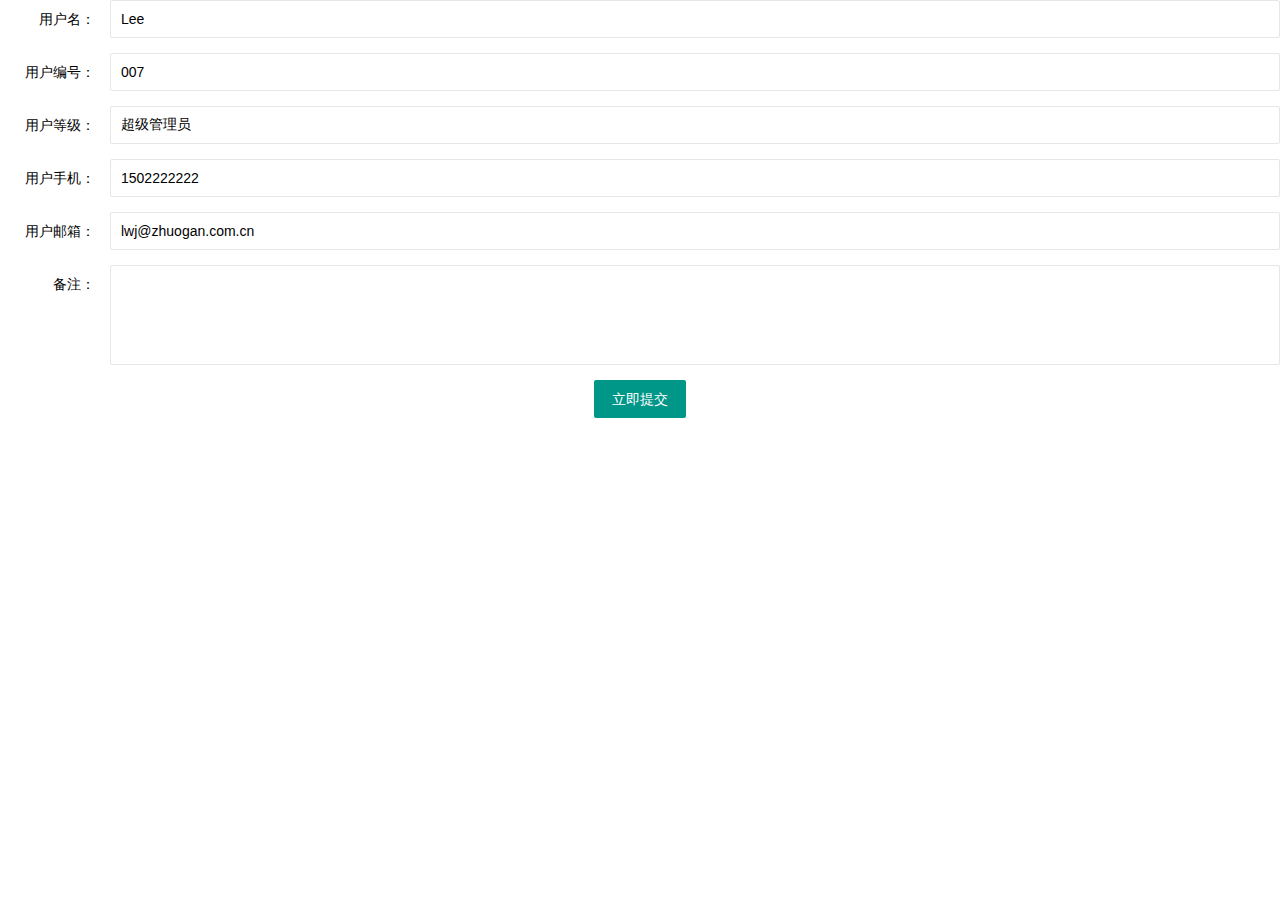
<file: personclData.html>
<!DOCTYPE html>
<html>
	<head>
	    <meta charset="UTF-8">
	    <meta name="viewport" content="width=device-width, initial-scale=1, maximum-scale=1, user-scalable=no">
	    <meta name="Author" content="Lee">
	    <meta name="Keywords" content="后台模板">
	    <title></title>
	    <link rel="stylesheet" href="layui/css/layui.css">
	    <link rel="stylesheet" href="css/public.css" />
	    <script src="layui/layui.js"></script>
	</head>
	<body>
		<div class="layui-form">
			<div class="layui-form-item">
			    <label class="layui-form-label">用户名：</label>
			    <div class="layui-input-block">
			      	<input type="text" name="" placeholder="请输入" value="Lee" autocomplete="off" class="layui-input">
			    </div>
		  	</div>
			<div class="layui-form-item">
			    <label class="layui-form-label">用户编号：</label>
			    <div class="layui-input-block">
			      	<input type="text" name="" placeholder="请输入" value="007" autocomplete="off" class="layui-input">
			    </div>
		  	</div>
		  	<div class="layui-form-item">
			    <label class="layui-form-label">用户等级：</label>
			    <div class="layui-input-block">
			      	<input type="text" name="" placeholder="请输入" value="超级管理员" autocomplete="off" class="layui-input">
			    </div>
		  	</div>
		  	<div class="layui-form-item">
			    <label class="layui-form-label">用户手机：</label>
			    <div class="layui-input-block">
			      	<input type="text" name="" lay-verify="required|phone" value="1502222222" placeholder="请输入" autocomplete="off" class="layui-input">
			    </div>
		  	</div>
		  	<div class="layui-form-item">
			    <label class="layui-form-label">用户邮箱：</label>
			    <div class="layui-input-block">
			      	<input type="text" name="" lay-verify="email" value="lwj@zhuogan.com.cn" placeholder="请输入" autocomplete="off" class="layui-input">
			    </div>
		  	</div>
		  	<div class="layui-form-item">
			    <label class="layui-form-label">备注：</label>
			    <div class="layui-input-block">
			      	<textarea class="layui-textarea"></textarea>
			    </div>
		  	</div>
		  	<div class="layui-form-item text_algin">
		      	<button class="layui-btn" lay-submit lay-filter="*">立即提交</button>
		  	</div>
		</div>
	</body>
	<script>
		layui.use(['jquery','element'], function(){
		  	var element = layui.element;
		  	var $ = layui.jquery;

		});
	</script>
</html>
</file>
<file: layui/css/layui.css>
/** layui-v2.2.5 MIT License By https://www.layui.com */
 .layui-inline,img{display:inline-block;vertical-align:middle}h1,h2,h3,h4,h5,h6{font-weight:400}.layui-edge,.layui-header,.layui-inline,.layui-main{position:relative}.layui-btn,.layui-edge,.layui-inline,img{vertical-align:middle}.layui-btn,.layui-disabled,.layui-icon,.layui-unselect{-webkit-user-select:none;-ms-user-select:none;-moz-user-select:none}blockquote,body,button,dd,div,dl,dt,form,h1,h2,h3,h4,h5,h6,input,li,ol,p,pre,td,textarea,th,ul{margin:0;padding:0;-webkit-tap-highlight-color:rgba(0,0,0,0)}a:active,a:hover{outline:0}img{border:none}li{list-style:none}table{border-collapse:collapse;border-spacing:0}h4,h5,h6{font-size:100%}button,input,optgroup,option,select,textarea{font-family:inherit;font-size:inherit;font-style:inherit;font-weight:inherit;outline:0}pre{white-space:pre-wrap;white-space:-moz-pre-wrap;white-space:-pre-wrap;white-space:-o-pre-wrap;word-wrap:break-word}body{line-height:24px;font:14px Helvetica Neue,Helvetica,PingFang SC,\5FAE\8F6F\96C5\9ED1,Tahoma,Arial,sans-serif}hr{height:1px;margin:10px 0;border:0;clear:both}a{color:#333;text-decoration:none}a:hover{color:#777}a cite{font-style:normal;*cursor:pointer}.layui-border-box,.layui-border-box *{box-sizing:border-box}.layui-box,.layui-box *{box-sizing:content-box}.layui-clear{clear:both;*zoom:1}.layui-clear:after{content:'\20';clear:both;*zoom:1;display:block;height:0}.layui-inline{*display:inline;*zoom:1}.layui-edge{display:inline-block;width:0;height:0;border-width:6px;border-style:dashed;border-color:transparent;overflow:hidden}.layui-edge-top{top:-4px;border-bottom-color:#999;border-bottom-style:solid}.layui-edge-right{border-left-color:#999;border-left-style:solid}.layui-edge-bottom{top:2px;border-top-color:#999;border-top-style:solid}.layui-edge-left{border-right-color:#999;border-right-style:solid}.layui-elip{text-overflow:ellipsis;overflow:hidden;white-space:nowrap}.layui-disabled,.layui-disabled:hover{color:#d2d2d2!important;cursor:not-allowed!important}.layui-circle{border-radius:100%}.layui-show{display:block!important}.layui-hide{display:none!important}@font-face{font-family:layui-icon;src:url(../font/iconfont.eot?v=220);src:url(../font/iconfont.eot?v=220#iefix) format('embedded-opentype'),url(../font/iconfont.svg?v=220#iconfont) format('svg'),url(../font/iconfont.woff?v=220) format('woff'),url(../font/iconfont.ttf?v=220) format('truetype')}.layui-icon{font-family:layui-icon!important;font-size:16px;font-style:normal;-webkit-font-smoothing:antialiased;-moz-osx-font-smoothing:grayscale}.layui-icon-duihua:before{content:"\e611"}.layui-icon-shezhi:before{content:"\e614"}.layui-icon-yinshenim:before{content:"\e60f"}.layui-icon-search:before{content:"\e615"}.layui-icon-fenxiang1:before{content:"\e641"}.layui-icon-shezhi1:before{content:"\e620"}.layui-icon-yinqing:before{content:"\e628"}.layui-icon-yuejuancuohao:before{content:"\1006"}.layui-icon-cuo:before{content:"\1007"}.layui-icon-baobiao:before{content:"\e629"}.layui-icon-star:before{content:"\e600"}.layui-icon-yuandian:before{content:"\e617"}.layui-icon-chat:before{content:"\e606"}.layui-icon-logo:before{content:"\e609"}.layui-icon-list:before{content:"\e60a"}.layui-icon-tubiao:before{content:"\e62c"}.layui-icon-right:before{content:"\1005"}.layui-icon-huanfu2:before{content:"\e61b"}.layui-icon-On-line:before{content:"\e610"}.layui-icon-biaoge:before{content:"\e62d"}.layui-icon-youyou:before{content:"\e602"}.layui-icon-zuozuo:before{content:"\e603"}.layui-icon-cart-simple:before{content:"\e698"}.layui-icon-cry:before{content:"\e69c"}.layui-icon-smile:before{content:"\e6af"}.layui-icon-survey:before{content:"\e6b2"}.layui-icon-tree:before{content:"\e62e"}.layui-icon-iconfont17:before{content:"\e62f"}.layui-icon-tianjia:before{content:"\e61f"}.layui-icon-xiazai:before{content:"\e601"}.layui-icon-xuanzemoban48:before{content:"\e630"}.layui-icon-gongju:before{content:"\e631"}.layui-icon-face-surprised:before{content:"\e664"}.layui-icon-bianji:before{content:"\e642"}.layui-icon-speaker:before{content:"\e645"}.layui-icon-xiangxia:before{content:"\e61a"}.layui-icon-wenjian:before{content:"\e621"}.layui-icon-layouts:before{content:"\e632"}.layui-icon-duigou:before{content:"\e618"}.layui-icon-tianjia1:before{content:"\e608"}.layui-icon-yaoyaozhibofanye:before{content:"\e633"}.layui-icon-read:before{content:"\e705"}.layui-icon-404:before{content:"\e61c"}.layui-icon-lunbozutu:before{content:"\e634"}.layui-icon-help:before{content:"\e607"}.layui-icon-daima1:before{content:"\e635"}.layui-icon-jinshui:before{content:"\e636"}.layui-icon-find-fill:before{content:"\e670"}.layui-icon-about:before{content:"\e60b"}.layui-icon-location:before{content:"\e715"}.layui-icon-xiangshang:before{content:"\e619"}.layui-icon-pause:before{content:"\e651"}.layui-icon-riqi:before{content:"\e637"}.layui-icon-uploadfile:before{content:"\e61d"}.layui-icon-delete:before{content:"\e640"}.layui-icon-play:before{content:"\e652"}.layui-icon-top:before{content:"\e604"}.layui-icon-haoyouqingqiu:before{content:"\e612"}.layui-icon-weibiaoti1:before{content:"\e605"}.layui-icon-chuangkou:before{content:"\e638"}.layui-icon-comiisbiaoqing:before{content:"\e60c"}.layui-icon-zhengque:before{content:"\e616"}.layui-icon-dollar:before{content:"\e659"}.layui-icon-iconfontwodehaoyou:before{content:"\e613"}.layui-icon-wenjianxiazai:before{content:"\e61e"}.layui-icon-tupian:before{content:"\e60d"}.layui-icon-lianjie:before{content:"\e64c"}.layui-icon-diamond:before{content:"\e735"}.layui-icon-jilu:before{content:"\e60e"}.layui-icon-liucheng:before{content:"\e622"}.layui-icon-fontstrikethrough:before{content:"\e64f"}.layui-icon-unlink:before{content:"\e64d"}.layui-icon-bianjiwenzi:before{content:"\e639"}.layui-icon-sanjiao:before{content:"\e623"}.layui-icon-danxuankuanghouxuan:before{content:"\e63f"}.layui-icon-danxuankuangxuanzhong:before{content:"\e643"}.layui-icon-juzhongduiqi:before{content:"\e647"}.layui-icon-youduiqi:before{content:"\e648"}.layui-icon-zuoduiqi:before{content:"\e649"}.layui-icon-gongsisvgtubiaozongji22:before{content:"\e626"}.layui-icon-gongsisvgtubiaozongji23:before{content:"\e627"}.layui-icon-refresh-2:before{content:"\1002"}.layui-icon-loading-1:before{content:"\e63e"}.layui-icon-return:before{content:"\e65c"}.layui-icon-jiacu:before{content:"\e62b"}.layui-icon-uploading:before{content:"\e67c"}.layui-icon-liaotianduihuaimgoutong:before{content:"\e63a"}.layui-icon-video:before{content:"\e6ed"}.layui-icon-headset:before{content:"\e6fc"}.layui-icon-wenjianjiafan:before{content:"\e624"}.layui-icon-shouji:before{content:"\e63b"}.layui-icon-tianjia2:before{content:"\e654"}.layui-icon-wenjianjia:before{content:"\e7a0"}.layui-icon-biaoqing:before{content:"\e650"}.layui-icon-html:before{content:"\e64b"}.layui-icon-biaodan:before{content:"\e63c"}.layui-icon-cart:before{content:"\e657"}.layui-icon-camera-fill:before{content:"\e65d"}.layui-icon-25:before{content:"\e62a"}.layui-icon-emwdaima:before{content:"\e64e"}.layui-icon-fire:before{content:"\e756"}.layui-icon-set:before{content:"\e716"}.layui-icon-zitixiahuaxian:before{content:"\e646"}.layui-icon-sanjiao1:before{content:"\e625"}.layui-icon-tips:before{content:"\e702"}.layui-icon-tupian-copy-copy:before{content:"\e64a"}.layui-icon-more-vertical:before{content:"\e671"}.layui-icon-zhuti2:before{content:"\e66c"}.layui-icon-loading:before{content:"\e63d"}.layui-icon-xieti:before{content:"\e644"}.layui-icon-refresh-1:before{content:"\e666"}.layui-icon-rmb:before{content:"\e65e"}.layui-icon-home:before{content:"\e68e"}.layui-icon-user:before{content:"\e770"}.layui-icon-notice:before{content:"\e667"}.layui-icon-voice:before{content:"\e688"}.layui-icon-download:before{content:"\e681"}.layui-icon-snowflake:before{content:"\e6b1"}.layui-icon-yemian1:before{content:"\e655"}.layui-icon-template:before{content:"\e663"}.layui-icon-auz:before{content:"\e672"}.layui-icon-console:before{content:"\e665"}.layui-icon-app:before{content:"\e653"}.layui-icon-xiayiye:before{content:"\e65a"}.layui-icon-website:before{content:"\e7ae"}.layui-icon-xiayiye1:before{content:"\e65b"}.layui-icon-component:before{content:"\e857"}.layui-icon-more:before{content:"\e65f"}.layui-icon-shrink-right:before{content:"\e668"}.layui-icon-spread-left:before{content:"\e66b"}.layui-icon-camera:before{content:"\e660"}.layui-icon-note:before{content:"\e66e"}.layui-icon-refresh:before{content:"\e669"}.layui-icon-nv:before{content:"\e661"}.layui-icon-nan:before{content:"\e662"}.layui-icon-senior:before{content:"\e674"}.layui-icon-theme:before{content:"\e66a"}.layui-icon-tread:before{content:"\e6c5"}.layui-icon-praise:before{content:"\e6c6"}.layui-icon-star-fill:before{content:"\e658"}.layui-icon-template-1:before{content:"\e656"}.layui-icon-loading-2:before{content:"\e66d"}.layui-main{width:1140px;margin:0 auto}.layui-header{z-index:1000;height:60px}.layui-header a:hover{transition:all .5s;-webkit-transition:all .5s}.layui-side{position:fixed;top:0;bottom:0;z-index:999;width:200px;overflow-x:hidden}.layui-side-scroll{width:220px;height:100%;overflow-x:hidden}.layui-body{position:absolute;left:200px;right:0;top:0;bottom:0;z-index:998;width:auto;overflow:hidden;overflow-y:auto;box-sizing:border-box}.layui-layout-body{overflow:hidden}.layui-layout-admin .layui-header{background-color:#23262E}.layui-layout-admin .layui-side{top:60px;width:200px;overflow-x:hidden}.layui-layout-admin .layui-body{top:60px;bottom:44px}.layui-layout-admin .layui-main{width:auto;margin:0 15px}.layui-layout-admin .layui-footer{position:fixed;left:200px;right:0;bottom:0;height:44px;line-height:44px;padding:0 15px;background-color:#eee}.layui-layout-admin .layui-logo{position:absolute;left:0;top:0;width:200px;height:100%;line-height:60px;text-align:center;color:#009688;font-size:16px}.layui-layout-admin .layui-header .layui-nav{background:0 0}.layui-layout-left{position:absolute!important;left:200px;top:0}.layui-layout-right{position:absolute!important;right:0;top:0}.layui-container{position:relative;margin:0 auto;padding:0 15px;box-sizing:border-box}.layui-fluid{position:relative;margin:0 auto;padding:0 15px}.layui-row:after,.layui-row:before{content:'';display:block;clear:both}.layui-col-lg1,.layui-col-lg10,.layui-col-lg11,.layui-col-lg12,.layui-col-lg2,.layui-col-lg3,.layui-col-lg4,.layui-col-lg5,.layui-col-lg6,.layui-col-lg7,.layui-col-lg8,.layui-col-lg9,.layui-col-md1,.layui-col-md10,.layui-col-md11,.layui-col-md12,.layui-col-md2,.layui-col-md3,.layui-col-md4,.layui-col-md5,.layui-col-md6,.layui-col-md7,.layui-col-md8,.layui-col-md9,.layui-col-sm1,.layui-col-sm10,.layui-col-sm11,.layui-col-sm12,.layui-col-sm2,.layui-col-sm3,.layui-col-sm4,.layui-col-sm5,.layui-col-sm6,.layui-col-sm7,.layui-col-sm8,.layui-col-sm9,.layui-col-xs1,.layui-col-xs10,.layui-col-xs11,.layui-col-xs12,.layui-col-xs2,.layui-col-xs3,.layui-col-xs4,.layui-col-xs5,.layui-col-xs6,.layui-col-xs7,.layui-col-xs8,.layui-col-xs9{position:relative;display:block;box-sizing:border-box}.layui-col-xs1,.layui-col-xs10,.layui-col-xs11,.layui-col-xs12,.layui-col-xs2,.layui-col-xs3,.layui-col-xs4,.layui-col-xs5,.layui-col-xs6,.layui-col-xs7,.layui-col-xs8,.layui-col-xs9{float:left}.layui-col-xs1{width:8.33333333%}.layui-col-xs2{width:16.66666667%}.layui-col-xs3{width:25%}.layui-col-xs4{width:33.33333333%}.layui-col-xs5{width:41.66666667%}.layui-col-xs6{width:50%}.layui-col-xs7{width:58.33333333%}.layui-col-xs8{width:66.66666667%}.layui-col-xs9{width:75%}.layui-col-xs10{width:83.33333333%}.layui-col-xs11{width:91.66666667%}.layui-col-xs12{width:100%}.layui-col-xs-offset1{margin-left:8.33333333%}.layui-col-xs-offset2{margin-left:16.66666667%}.layui-col-xs-offset3{margin-left:25%}.layui-col-xs-offset4{margin-left:33.33333333%}.layui-col-xs-offset5{margin-left:41.66666667%}.layui-col-xs-offset6{margin-left:50%}.layui-col-xs-offset7{margin-left:58.33333333%}.layui-col-xs-offset8{margin-left:66.66666667%}.layui-col-xs-offset9{margin-left:75%}.layui-col-xs-offset10{margin-left:83.33333333%}.layui-col-xs-offset11{margin-left:91.66666667%}.layui-col-xs-offset12{margin-left:100%}@media screen and (max-width:768px){.layui-hide-xs{display:none!important}.layui-show-xs-block{display:block!important}.layui-show-xs-inline{display:inline!important}.layui-show-xs-inline-block{display:inline-block!important}}@media screen and (min-width:768px){.layui-container{width:750px}.layui-hide-sm{display:none!important}.layui-show-sm-block{display:block!important}.layui-show-sm-inline{display:inline!important}.layui-show-sm-inline-block{display:inline-block!important}.layui-col-sm1,.layui-col-sm10,.layui-col-sm11,.layui-col-sm12,.layui-col-sm2,.layui-col-sm3,.layui-col-sm4,.layui-col-sm5,.layui-col-sm6,.layui-col-sm7,.layui-col-sm8,.layui-col-sm9{float:left}.layui-col-sm1{width:8.33333333%}.layui-col-sm2{width:16.66666667%}.layui-col-sm3{width:25%}.layui-col-sm4{width:33.33333333%}.layui-col-sm5{width:41.66666667%}.layui-col-sm6{width:50%}.layui-col-sm7{width:58.33333333%}.layui-col-sm8{width:66.66666667%}.layui-col-sm9{width:75%}.layui-col-sm10{width:83.33333333%}.layui-col-sm11{width:91.66666667%}.layui-col-sm12{width:100%}.layui-col-sm-offset1{margin-left:8.33333333%}.layui-col-sm-offset2{margin-left:16.66666667%}.layui-col-sm-offset3{margin-left:25%}.layui-col-sm-offset4{margin-left:33.33333333%}.layui-col-sm-offset5{margin-left:41.66666667%}.layui-col-sm-offset6{margin-left:50%}.layui-col-sm-offset7{margin-left:58.33333333%}.layui-col-sm-offset8{margin-left:66.66666667%}.layui-col-sm-offset9{margin-left:75%}.layui-col-sm-offset10{margin-left:83.33333333%}.layui-col-sm-offset11{margin-left:91.66666667%}.layui-col-sm-offset12{margin-left:100%}}@media screen and (min-width:992px){.layui-container{width:970px}.layui-hide-md{display:none!important}.layui-show-md-block{display:block!important}.layui-show-md-inline{display:inline!important}.layui-show-md-inline-block{display:inline-block!important}.layui-col-md1,.layui-col-md10,.layui-col-md11,.layui-col-md12,.layui-col-md2,.layui-col-md3,.layui-col-md4,.layui-col-md5,.layui-col-md6,.layui-col-md7,.layui-col-md8,.layui-col-md9{float:left}.layui-col-md1{width:8.33333333%}.layui-col-md2{width:16.66666667%}.layui-col-md3{width:25%}.layui-col-md4{width:33.33333333%}.layui-col-md5{width:41.66666667%}.layui-col-md6{width:50%}.layui-col-md7{width:58.33333333%}.layui-col-md8{width:66.66666667%}.layui-col-md9{width:75%}.layui-col-md10{width:83.33333333%}.layui-col-md11{width:91.66666667%}.layui-col-md12{width:100%}.layui-col-md-offset1{margin-left:8.33333333%}.layui-col-md-offset2{margin-left:16.66666667%}.layui-col-md-offset3{margin-left:25%}.layui-col-md-offset4{margin-left:33.33333333%}.layui-col-md-offset5{margin-left:41.66666667%}.layui-col-md-offset6{margin-left:50%}.layui-col-md-offset7{margin-left:58.33333333%}.layui-col-md-offset8{margin-left:66.66666667%}.layui-col-md-offset9{margin-left:75%}.layui-col-md-offset10{margin-left:83.33333333%}.layui-col-md-offset11{margin-left:91.66666667%}.layui-col-md-offset12{margin-left:100%}}@media screen and (min-width:1200px){.layui-container{width:1170px}.layui-hide-lg{display:none!important}.layui-show-lg-block{display:block!important}.layui-show-lg-inline{display:inline!important}.layui-show-lg-inline-block{display:inline-block!important}.layui-col-lg1,.layui-col-lg10,.layui-col-lg11,.layui-col-lg12,.layui-col-lg2,.layui-col-lg3,.layui-col-lg4,.layui-col-lg5,.layui-col-lg6,.layui-col-lg7,.layui-col-lg8,.layui-col-lg9{float:left}.layui-col-lg1{width:8.33333333%}.layui-col-lg2{width:16.66666667%}.layui-col-lg3{width:25%}.layui-col-lg4{width:33.33333333%}.layui-col-lg5{width:41.66666667%}.layui-col-lg6{width:50%}.layui-col-lg7{width:58.33333333%}.layui-col-lg8{width:66.66666667%}.layui-col-lg9{width:75%}.layui-col-lg10{width:83.33333333%}.layui-col-lg11{width:91.66666667%}.layui-col-lg12{width:100%}.layui-col-lg-offset1{margin-left:8.33333333%}.layui-col-lg-offset2{margin-left:16.66666667%}.layui-col-lg-offset3{margin-left:25%}.layui-col-lg-offset4{margin-left:33.33333333%}.layui-col-lg-offset5{margin-left:41.66666667%}.layui-col-lg-offset6{margin-left:50%}.layui-col-lg-offset7{margin-left:58.33333333%}.layui-col-lg-offset8{margin-left:66.66666667%}.layui-col-lg-offset9{margin-left:75%}.layui-col-lg-offset10{margin-left:83.33333333%}.layui-col-lg-offset11{margin-left:91.66666667%}.layui-col-lg-offset12{margin-left:100%}}.layui-col-space1{margin:-.5px}.layui-col-space1>*{padding:.5px}.layui-col-space3{margin:-1.5px}.layui-col-space3>*{padding:1.5px}.layui-col-space5{margin:-2.5px}.layui-col-space5>*{padding:2.5px}.layui-col-space8{margin:-3.5px}.layui-col-space8>*{padding:3.5px}.layui-col-space10{margin:-5px}.layui-col-space10>*{padding:5px}.layui-col-space12{margin:-6px}.layui-col-space12>*{padding:6px}.layui-col-space15{margin:-7.5px}.layui-col-space15>*{padding:7.5px}.layui-col-space18{margin:-9px}.layui-col-space18>*{padding:9px}.layui-col-space20{margin:-10px}.layui-col-space20>*{padding:10px}.layui-col-space22{margin:-11px}.layui-col-space22>*{padding:11px}.layui-col-space25{margin:-12.5px}.layui-col-space25>*{padding:12.5px}.layui-col-space30{margin:-15px}.layui-col-space30>*{padding:15px}.layui-btn,.layui-input,.layui-select,.layui-textarea,.layui-upload-button{outline:0;-webkit-appearance:none;transition:all .3s;-webkit-transition:all .3s;box-sizing:border-box}.layui-elem-quote{margin-bottom:10px;padding:15px;line-height:22px;border-left:5px solid #009688;border-radius:0 2px 2px 0;background-color:#f2f2f2}.layui-quote-nm{border-style:solid;border-width:1px 1px 1px 5px;background:0 0}.layui-elem-field{margin-bottom:10px;padding:0;border-width:1px;border-style:solid}.layui-elem-field legend{margin-left:20px;padding:0 10px;font-size:20px;font-weight:300}.layui-field-title{margin:10px 0 20px;border-width:1px 0 0}.layui-field-box{padding:10px 15px}.layui-field-title .layui-field-box{padding:10px 0}.layui-progress{position:relative;height:6px;border-radius:20px;background-color:#e2e2e2}.layui-progress-bar{position:absolute;left:0;top:0;width:0;max-width:100%;height:6px;border-radius:20px;text-align:right;background-color:#5FB878;transition:all .3s;-webkit-transition:all .3s}.layui-progress-big,.layui-progress-big .layui-progress-bar{height:18px;line-height:18px}.layui-progress-text{position:relative;top:-20px;line-height:18px;font-size:12px;color:#666}.layui-progress-big .layui-progress-text{position:static;padding:0 10px;color:#fff}.layui-collapse{border-width:1px;border-style:solid;border-radius:2px}.layui-colla-content,.layui-colla-item{border-top-width:1px;border-top-style:solid}.layui-colla-item:first-child{border-top:none}.layui-colla-title{position:relative;height:42px;line-height:42px;padding:0 15px 0 35px;color:#333;background-color:#f2f2f2;cursor:pointer;font-size:14px}.layui-colla-content{display:none;padding:10px 15px;line-height:22px;color:#666}.layui-colla-icon{position:absolute;left:15px;top:0;font-size:14px}.layui-card-body,.layui-card-header,.layui-form-label,.layui-form-mid,.layui-form-select,.layui-input-block,.layui-input-inline,.layui-textarea{position:relative}.layui-card{margin-bottom:15px;border-radius:2px;background-color:#fff;box-shadow:0 1px 2px 0 rgba(0,0,0,.05)}.layui-card:last-child{margin-bottom:0}.layui-card-header{height:42px;line-height:42px;padding:0 15px;border-bottom:1px solid #f6f6f6;color:#333;border-radius:2px 2px 0 0;font-size:14px}.layui-bg-black,.layui-bg-blue,.layui-bg-cyan,.layui-bg-green,.layui-bg-orange,.layui-bg-red{color:#fff!important}.layui-card-body{padding:10px 15px;line-height:24px}.layui-card-body .layui-table{margin:5px 0}.layui-card .layui-tab{margin:0}.layui-panel-window{position:relative;padding:15px;border-radius:0;border-top:5px solid #E6E6E6;background-color:#fff}.layui-bg-red{background-color:#FF5722!important}.layui-bg-orange{background-color:#FFB800!important}.layui-bg-green{background-color:#009688!important}.layui-bg-cyan{background-color:#2F4056!important}.layui-bg-blue{background-color:#1E9FFF!important}.layui-bg-black{background-color:#393D49!important}.layui-bg-gray{background-color:#eee!important;color:#666!important}.layui-badge-rim,.layui-colla-content,.layui-colla-item,.layui-collapse,.layui-elem-field,.layui-form-pane .layui-form-item[pane],.layui-form-pane .layui-form-label,.layui-input,.layui-layedit,.layui-layedit-tool,.layui-quote-nm,.layui-select,.layui-tab-bar,.layui-tab-card,.layui-tab-title,.layui-tab-title .layui-this:after,.layui-textarea{border-color:#e6e6e6}.layui-timeline-item:before,hr{background-color:#e6e6e6}.layui-text{line-height:22px;font-size:14px;color:#666}.layui-text h1,.layui-text h2,.layui-text h3{font-weight:500;color:#333}.layui-text h1{font-size:30px}.layui-text h2{font-size:24px}.layui-text h3{font-size:18px}.layui-text a:not(.layui-btn){color:#01AAED}.layui-text a:not(.layui-btn):hover{text-decoration:underline}.layui-text ul{padding:5px 0 5px 15px}.layui-text ul li{margin-top:5px;list-style-type:disc}.layui-text em,.layui-word-aux{color:#999!important;padding:0 5px!important}.layui-btn{display:inline-block;height:38px;line-height:38px;padding:0 18px;background-color:#009688;color:#fff;white-space:nowrap;text-align:center;font-size:14px;border:none;border-radius:2px;cursor:pointer}.layui-btn:hover{opacity:.8;filter:alpha(opacity=80);color:#fff}.layui-btn:active{opacity:1;filter:alpha(opacity=100)}.layui-btn+.layui-btn{margin-left:10px}.layui-btn-container{font-size:0}.layui-btn-container .layui-btn{margin-right:10px;margin-bottom:10px}.layui-btn-container .layui-btn+.layui-btn{margin-left:0}.layui-table .layui-btn-container .layui-btn{margin-bottom:9px}.layui-btn-radius{border-radius:100px}.layui-btn .layui-icon{margin-right:3px;font-size:18px;vertical-align:bottom;vertical-align:middle\9}.layui-btn-primary{border:1px solid #C9C9C9;background-color:#fff;color:#555}.layui-btn-primary:hover{border-color:#009688;color:#333}.layui-btn-normal{background-color:#1E9FFF}.layui-btn-warm{background-color:#FFB800}.layui-btn-danger{background-color:#FF5722}.layui-btn-disabled,.layui-btn-disabled:active,.layui-btn-disabled:hover{border:1px solid #e6e6e6;background-color:#FBFBFB;color:#C9C9C9;cursor:not-allowed;opacity:1}.layui-btn-lg{height:44px;line-height:44px;padding:0 25px;font-size:16px}.layui-btn-sm{height:30px;line-height:30px;padding:0 10px;font-size:12px}.layui-btn-sm i{font-size:16px!important}.layui-btn-xs{height:22px;line-height:22px;padding:0 5px;font-size:12px}.layui-btn-xs i{font-size:14px!important}.layui-btn-group{display:inline-block;vertical-align:middle;font-size:0}.layui-btn-group .layui-btn{margin-left:0!important;margin-right:0!important;border-left:1px solid rgba(255,255,255,.5);border-radius:0}.layui-btn-group .layui-btn-primary{border-left:none}.layui-btn-group .layui-btn-primary:hover{border-color:#C9C9C9;color:#009688}.layui-btn-group .layui-btn:first-child{border-left:none;border-radius:2px 0 0 2px}.layui-btn-group .layui-btn-primary:first-child{border-left:1px solid #c9c9c9}.layui-btn-group .layui-btn:last-child{border-radius:0 2px 2px 0}.layui-btn-group .layui-btn+.layui-btn{margin-left:0}.layui-btn-group+.layui-btn-group{margin-left:10px}.layui-btn-fluid{width:100%}.layui-input,.layui-select,.layui-textarea{height:38px;line-height:1.3;line-height:38px\9;border-width:1px;border-style:solid;background-color:#fff;border-radius:2px}.layui-input::-webkit-input-placeholder,.layui-select::-webkit-input-placeholder,.layui-textarea::-webkit-input-placeholder{line-height:1.3}.layui-input,.layui-textarea{display:block;width:100%;padding-left:10px}.layui-input:hover,.layui-textarea:hover{border-color:#D2D2D2!important}.layui-input:focus,.layui-textarea:focus{border-color:#C9C9C9!important}.layui-textarea{min-height:100px;height:auto;line-height:20px;padding:6px 10px;resize:vertical}.layui-select{padding:0 10px}.layui-form input[type=checkbox],.layui-form input[type=radio],.layui-form select{display:none}.layui-form [lay-ignore]{display:initial}.layui-form-item{margin-bottom:15px;clear:both;*zoom:1}.layui-form-item:after{content:'\20';clear:both;*zoom:1;display:block;height:0}.layui-form-label{float:left;display:block;padding:9px 15px;width:80px;font-weight:400;line-height:20px;text-align:right}.layui-form-label-col{display:block;float:none;padding:9px 0;line-height:20px;text-align:left}.layui-form-item .layui-inline{margin-bottom:5px;margin-right:10px}.layui-input-block{margin-left:110px;min-height:36px}.layui-input-inline{display:inline-block;vertical-align:middle}.layui-form-item .layui-input-inline{float:left;width:190px;margin-right:10px}.layui-form-text .layui-input-inline{width:auto}.layui-form-mid{float:left;display:block;padding:9px 0!important;line-height:20px;margin-right:10px}.layui-form-danger+.layui-form-select .layui-input,.layui-form-danger:focus{border-color:#FF5722!important}.layui-form-select .layui-input{padding-right:30px;cursor:pointer}.layui-form-select .layui-edge{position:absolute;right:10px;top:50%;margin-top:-3px;cursor:pointer;border-width:6px;border-top-color:#c2c2c2;border-top-style:solid;transition:all .3s;-webkit-transition:all .3s}.layui-form-select dl{display:none;position:absolute;left:0;top:42px;padding:5px 0;z-index:999;min-width:100%;border:1px solid #d2d2d2;max-height:300px;overflow-y:auto;background-color:#fff;border-radius:2px;box-shadow:0 2px 4px rgba(0,0,0,.12);box-sizing:border-box}.layui-form-select dl dd,.layui-form-select dl dt{padding:0 10px;line-height:36px;white-space:nowrap;overflow:hidden;text-overflow:ellipsis}.layui-form-select dl dt{font-size:12px;color:#999}.layui-form-select dl dd{cursor:pointer}.layui-form-select dl dd:hover{background-color:#f2f2f2}.layui-form-select .layui-select-group dd{padding-left:20px}.layui-form-select dl dd.layui-select-tips{padding-left:10px!important;color:#999}.layui-form-select dl dd.layui-this{background-color:#5FB878;color:#fff}.layui-form-checkbox,.layui-form-select dl dd.layui-disabled{background-color:#fff}.layui-form-selected dl{display:block}.layui-form-checkbox,.layui-form-checkbox *,.layui-form-switch{display:inline-block;vertical-align:middle}.layui-form-selected .layui-edge{margin-top:-9px;-webkit-transform:rotate(180deg);transform:rotate(180deg);margin-top:-3px\9}:root .layui-form-selected .layui-edge{margin-top:-9px\0/IE9}.layui-form-selectup dl{top:auto;bottom:42px}.layui-select-none{margin:5px 0;text-align:center;color:#999}.layui-select-disabled .layui-disabled{border-color:#eee!important}.layui-select-disabled .layui-edge{border-top-color:#d2d2d2}.layui-form-checkbox{position:relative;height:30px;line-height:28px;margin-right:10px;padding-right:30px;border:1px solid #d2d2d2;cursor:pointer;font-size:0;border-radius:2px;-webkit-transition:.1s linear;transition:.1s linear;box-sizing:border-box}.layui-form-checkbox:hover{border:1px solid #c2c2c2}.layui-form-checkbox span{padding:0 10px;height:100%;font-size:14px;background-color:#d2d2d2;color:#fff;overflow:hidden;white-space:nowrap;text-overflow:ellipsis}.layui-form-checkbox:hover span{background-color:#c2c2c2}.layui-form-checkbox i{position:absolute;right:0;width:30px;color:#fff;font-size:20px;text-align:center}.layui-form-checkbox:hover i{color:#c2c2c2}.layui-form-checked,.layui-form-checked:hover{border-color:#5FB878}.layui-form-checked span,.layui-form-checked:hover span{background-color:#5FB878}.layui-form-checked i,.layui-form-checked:hover i{color:#5FB878}.layui-form-item .layui-form-checkbox{margin-top:4px}.layui-form-checkbox[lay-skin=primary]{height:auto!important;line-height:normal!important;border:none!important;margin-right:0;padding-right:0;background:0 0}.layui-form-checkbox[lay-skin=primary] span{float:right;padding-right:15px;line-height:18px;background:0 0;color:#666}.layui-form-checkbox[lay-skin=primary] i{position:relative;top:0;width:16px;height:16px;line-height:16px;border:1px solid #d2d2d2;font-size:12px;border-radius:2px;background-color:#fff;-webkit-transition:.1s linear;transition:.1s linear}.layui-form-checkbox[lay-skin=primary]:hover i{border-color:#5FB878;color:#fff}.layui-form-checked[lay-skin=primary] i{border-color:#5FB878;background-color:#5FB878;color:#fff}.layui-checkbox-disbaled[lay-skin=primary] span{background:0 0!important;color:#c2c2c2}.layui-checkbox-disbaled[lay-skin=primary]:hover i{border-color:#d2d2d2}.layui-form-item .layui-form-checkbox[lay-skin=primary]{margin-top:10px}.layui-form-switch{position:relative;height:22px;line-height:22px;width:42px;padding:0 5px;margin-top:8px;border:1px solid #d2d2d2;border-radius:20px;cursor:pointer;background-color:#fff;-webkit-transition:.1s linear;transition:.1s linear}.layui-form-switch i{position:absolute;left:5px;top:3px;width:16px;height:16px;border-radius:20px;background-color:#d2d2d2;-webkit-transition:.1s linear;transition:.1s linear}.layui-form-switch em{position:absolute;right:5px;top:0;width:25px;padding:0!important;text-align:center!important;color:#999!important;font-style:normal!important;font-size:12px}.layui-form-onswitch{border-color:#5FB878;background-color:#5FB878}.layui-form-onswitch i{left:32px;background-color:#fff}.layui-form-onswitch em{left:5px;right:auto;color:#fff!important}.layui-checkbox-disbaled{border-color:#e2e2e2!important}.layui-checkbox-disbaled span{background-color:#e2e2e2!important}.layui-checkbox-disbaled:hover i{color:#fff!important}[lay-radio]{display:none}.layui-form-radio,.layui-form-radio *{display:inline-block;vertical-align:middle}.layui-form-radio{line-height:28px;margin:6px 10px 0 0;padding-right:10px;cursor:pointer;font-size:0}.layui-form-radio *{font-size:14px}.layui-form-radio>i{margin-right:8px;font-size:22px;color:#c2c2c2}.layui-form-radio>i:hover,.layui-form-radioed>i{color:#5FB878}.layui-radio-disbaled>i{color:#e2e2e2!important}.layui-form-pane .layui-form-label{width:110px;padding:8px 15px;height:38px;line-height:20px;border-width:1px;border-style:solid;border-radius:2px 0 0 2px;text-align:center;background-color:#FBFBFB;overflow:hidden;white-space:nowrap;text-overflow:ellipsis;box-sizing:border-box}.layui-form-pane .layui-input-inline{margin-left:-1px}.layui-form-pane .layui-input-block{margin-left:110px;left:-1px}.layui-form-pane .layui-input{border-radius:0 2px 2px 0}.layui-form-pane .layui-form-text .layui-form-label{float:none;width:100%;border-radius:2px;box-sizing:border-box;text-align:left}.layui-form-pane .layui-form-text .layui-input-inline{display:block;margin:0;top:-1px;clear:both}.layui-form-pane .layui-form-text .layui-input-block{margin:0;left:0;top:-1px}.layui-form-pane .layui-form-text .layui-textarea{min-height:100px;border-radius:0 0 2px 2px}.layui-form-pane .layui-form-checkbox{margin:4px 0 4px 10px}.layui-form-pane .layui-form-radio,.layui-form-pane .layui-form-switch{margin-top:6px;margin-left:10px}.layui-form-pane .layui-form-item[pane]{position:relative;border-width:1px;border-style:solid}.layui-form-pane .layui-form-item[pane] .layui-form-label{position:absolute;left:0;top:0;height:100%;border-width:0 1px 0 0}.layui-form-pane .layui-form-item[pane] .layui-input-inline{margin-left:110px}@media screen and (max-width:450px){.layui-form-item .layui-form-label{text-overflow:ellipsis;overflow:hidden;white-space:nowrap}.layui-form-item .layui-inline{display:block;margin-right:0;margin-bottom:20px;clear:both}.layui-form-item .layui-inline:after{content:'\20';clear:both;display:block;height:0}.layui-form-item .layui-input-inline{display:block;float:none;left:-3px;width:auto;margin:0 0 10px 112px}.layui-form-item .layui-input-inline+.layui-form-mid{margin-left:110px;top:-5px;padding:0}.layui-form-item .layui-form-checkbox{margin-right:5px;margin-bottom:5px}}.layui-layedit{border-width:1px;border-style:solid;border-radius:2px}.layui-layedit-tool{padding:3px 5px;border-bottom-width:1px;border-bottom-style:solid;font-size:0}.layedit-tool-fixed{position:fixed;top:0;border-top:1px solid #e2e2e2}.layui-layedit-tool .layedit-tool-mid,.layui-layedit-tool .layui-icon{display:inline-block;vertical-align:middle;text-align:center;font-size:14px}.layui-layedit-tool .layui-icon{position:relative;width:32px;height:30px;line-height:30px;margin:3px 5px;color:#777;cursor:pointer;border-radius:2px}.layui-layedit-tool .layui-icon:hover{color:#393D49}.layui-layedit-tool .layui-icon:active{color:#000}.layui-layedit-tool .layedit-tool-active{background-color:#e2e2e2;color:#000}.layui-layedit-tool .layui-disabled,.layui-layedit-tool .layui-disabled:hover{color:#d2d2d2;cursor:not-allowed}.layui-layedit-tool .layedit-tool-mid{width:1px;height:18px;margin:0 10px;background-color:#d2d2d2}.layedit-tool-html{width:50px!important;font-size:30px!important}.layedit-tool-b,.layedit-tool-code,.layedit-tool-help{font-size:16px!important}.layedit-tool-d,.layedit-tool-face,.layedit-tool-image,.layedit-tool-unlink{font-size:18px!important}.layedit-tool-image input{position:absolute;font-size:0;left:0;top:0;width:100%;height:100%;opacity:.01;filter:Alpha(opacity=1);cursor:pointer}.layui-layedit-iframe iframe{display:block;width:100%}#LAY_layedit_code{overflow:hidden}.layui-laypage{display:inline-block;*display:inline;*zoom:1;vertical-align:middle;margin:10px 0;font-size:0}.layui-laypage>a:first-child,.layui-laypage>a:first-child em{border-radius:2px 0 0 2px}.layui-laypage>a:last-child,.layui-laypage>a:last-child em{border-radius:0 2px 2px 0}.layui-laypage>:first-child{margin-left:0!important}.layui-laypage>:last-child{margin-right:0!important}.layui-laypage a,.layui-laypage button,.layui-laypage input,.layui-laypage select,.layui-laypage span{border:1px solid #e2e2e2}.layui-laypage a,.layui-laypage span{display:inline-block;*display:inline;*zoom:1;vertical-align:middle;padding:0 15px;height:28px;line-height:28px;margin:0 -1px 5px 0;background-color:#fff;color:#333;font-size:12px}.layui-laypage a:hover{color:#009688}.layui-laypage em{font-style:normal}.layui-laypage .layui-laypage-spr{color:#999;font-weight:700}.layui-laypage a{text-decoration:none}.layui-laypage .layui-laypage-curr{position:relative}.layui-laypage .layui-laypage-curr em{position:relative;color:#fff}.layui-laypage .layui-laypage-curr .layui-laypage-em{position:absolute;left:-1px;top:-1px;padding:1px;width:100%;height:100%;background-color:#009688}.layui-laypage-em{border-radius:2px}.layui-laypage-next em,.layui-laypage-prev em{font-family:Sim sun;font-size:16px}.layui-laypage .layui-laypage-count,.layui-laypage .layui-laypage-limits,.layui-laypage .layui-laypage-skip{margin-left:10px;margin-right:10px;padding:0;border:none}.layui-laypage .layui-laypage-limits{vertical-align:top}.layui-laypage select{height:22px;padding:3px;border-radius:2px;cursor:pointer}.layui-laypage .layui-laypage-skip{height:30px;line-height:30px;color:#999}.layui-laypage button,.layui-laypage input{height:30px;line-height:30px;border-radius:2px;vertical-align:top;background-color:#fff;box-sizing:border-box}.layui-laypage input{display:inline-block;width:40px;margin:0 10px;padding:0 3px;text-align:center}.layui-laypage input:focus,.layui-laypage select:focus{border-color:#009688!important}.layui-laypage button{margin-left:10px;padding:0 10px;cursor:pointer}.layui-table,.layui-table-view{margin:10px 0}.layui-flow-more{margin:10px 0;text-align:center;color:#999;font-size:14px}.layui-flow-more a{height:32px;line-height:32px}.layui-flow-more a *{display:inline-block;vertical-align:top}.layui-flow-more a cite{padding:0 20px;border-radius:3px;background-color:#eee;color:#333;font-style:normal}.layui-flow-more a cite:hover{opacity:.8}.layui-flow-more a i{font-size:30px;color:#737383}.layui-table{width:100%;background-color:#fff;color:#666}.layui-table tr{transition:all .3s;-webkit-transition:all .3s}.layui-table th{text-align:left;font-weight:400}.layui-table tbody tr:hover,.layui-table thead tr,.layui-table-click,.layui-table-header,.layui-table-hover,.layui-table-mend,.layui-table-patch,.layui-table-tool,.layui-table[lay-even] tr:nth-child(even){background-color:#f2f2f2}.layui-table td,.layui-table th,.layui-table-fixed-r,.layui-table-header,.layui-table-page,.layui-table-tips-main,.layui-table-tool,.layui-table-view,.layui-table[lay-skin=line],.layui-table[lay-skin=row]{border-width:1px;border-style:solid;border-color:#e6e6e6}.layui-table td,.layui-table th{position:relative;padding:9px 15px;min-height:20px;line-height:20px;font-size:14px}.layui-table[lay-skin=line] td,.layui-table[lay-skin=line] th{border-width:0 0 1px}.layui-table[lay-skin=row] td,.layui-table[lay-skin=row] th{border-width:0 1px 0 0}.layui-table[lay-skin=nob] td,.layui-table[lay-skin=nob] th{border:none}.layui-table img{max-width:100px}.layui-table[lay-size=lg] td,.layui-table[lay-size=lg] th{padding:15px 30px}.layui-table-view .layui-table[lay-size=lg] .layui-table-cell{height:40px;line-height:40px}.layui-table[lay-size=sm] td,.layui-table[lay-size=sm] th{font-size:12px;padding:5px 10px}.layui-table-view .layui-table[lay-size=sm] .layui-table-cell{height:20px;line-height:20px}.layui-table[lay-data]{display:none}.layui-table-box,.layui-table-view{position:relative;overflow:hidden}.layui-table-view .layui-table{position:relative;width:auto;margin:0}.layui-table-body,.layui-table-header .layui-table,.layui-table-page{margin-bottom:-1px}.layui-table-view .layui-table[lay-skin=line]{border-width:0 1px 0 0}.layui-table-view .layui-table[lay-skin=row]{border-width:0 0 1px}.layui-table-view .layui-table td,.layui-table-view .layui-table th{padding:5px 0;border-top:none;border-left:none}.layui-table-view .layui-table td{cursor:default}.layui-table-view .layui-form-checkbox[lay-skin=primary] i{width:18px;height:18px}.layui-table-header{border-width:0 0 1px;overflow:hidden}.layui-table-sort{width:10px;height:20px;margin-left:5px;cursor:pointer!important}.layui-table-sort .layui-edge{position:absolute;left:5px;border-width:5px}.layui-table-sort .layui-table-sort-asc{top:4px;border-top:none;border-bottom-style:solid;border-bottom-color:#b2b2b2}.layui-table-sort .layui-table-sort-asc:hover{border-bottom-color:#666}.layui-table-sort .layui-table-sort-desc{bottom:4px;border-bottom:none;border-top-style:solid;border-top-color:#b2b2b2}.layui-table-sort .layui-table-sort-desc:hover{border-top-color:#666}.layui-table-sort[lay-sort=asc] .layui-table-sort-asc{border-bottom-color:#000}.layui-table-sort[lay-sort=desc] .layui-table-sort-desc{border-top-color:#000}.layui-table-cell{height:28px;line-height:28px;padding:0 15px;position:relative;overflow:hidden;text-overflow:ellipsis;white-space:nowrap;box-sizing:border-box}.layui-table-cell .layui-form-checkbox[lay-skin=primary]{top:-1px;vertical-align:middle}.layui-table-cell .layui-table-link{color:#01AAED}.laytable-cell-checkbox,.laytable-cell-numbers,.laytable-cell-space{padding:0;text-align:center}.layui-table-body{position:relative;overflow:auto;margin-right:-1px}.layui-table-body .layui-none{line-height:40px;text-align:center;color:#999}.layui-table-fixed{position:absolute;left:0;top:0}.layui-table-fixed .layui-table-body{overflow:hidden}.layui-table-fixed-l{box-shadow:0 -1px 8px rgba(0,0,0,.08)}.layui-table-fixed-r{left:auto;right:-1px;border-width:0 0 0 1px;box-shadow:-1px 0 8px rgba(0,0,0,.08)}.layui-table-fixed-r .layui-table-header{position:relative;overflow:visible}.layui-table-mend{position:absolute;right:-49px;top:0;height:100%;width:50px}.layui-table-tool{position:relative;width:100%;height:50px;line-height:30px;padding:10px 15px;border-width:0 0 1px}.layui-table-page{position:relative;width:100%;padding:7px 7px 0;border-width:1px 0 0;height:41px;font-size:12px}.layui-table-page>div{height:26px}.layui-table-page .layui-laypage{margin:0}.layui-table-page .layui-laypage a,.layui-table-page .layui-laypage span{height:26px;line-height:26px;margin-bottom:10px;border:none;background:0 0}.layui-table-page .layui-laypage a,.layui-table-page .layui-laypage span.layui-laypage-curr{padding:0 12px}.layui-table-page .layui-laypage span{margin-left:0;padding:0}.layui-table-page .layui-laypage .layui-laypage-prev{margin-left:-7px!important}.layui-table-page .layui-laypage .layui-laypage-curr .layui-laypage-em{left:0;top:0;padding:0}.layui-table-page .layui-laypage button,.layui-table-page .layui-laypage input{height:26px;line-height:26px}.layui-table-page .layui-laypage input{width:40px}.layui-table-page .layui-laypage button{padding:0 10px}.layui-table-page select{height:18px}.layui-table-view select[lay-ignore]{display:inline-block}.layui-table-patch .layui-table-cell{padding:0;width:30px}.layui-table-edit{position:absolute;left:0;top:0;width:100%;height:100%;padding:0 14px 1px;border-radius:0;box-shadow:1px 1px 20px rgba(0,0,0,.15)}.layui-table-edit:focus{border-color:#5FB878!important}select.layui-table-edit{padding:0 0 0 10px;border-color:#C9C9C9}.layui-table-view .layui-form-checkbox,.layui-table-view .layui-form-radio,.layui-table-view .layui-form-switch{top:0;margin:0;box-sizing:content-box}.layui-table-view .layui-form-checkbox{top:-1px;height:26px;line-height:26px}body .layui-table-tips .layui-layer-content{background:0 0;padding:0;box-shadow:0 1px 6px rgba(0,0,0,.1)}.layui-table-tips-main{margin:-44px 0 0 -1px;max-height:150px;padding:8px 15px;font-size:14px;overflow-y:scroll;background-color:#fff;color:#333}.layui-code,.layui-upload-list{margin:10px 0}.layui-table-tips-c{position:absolute;right:-3px;top:-12px;width:18px;height:18px;padding:3px;text-align:center;font-weight:700;border-radius:100%;font-size:14px;cursor:pointer;background-color:#666}.layui-table-tips-c:hover{background-color:#999}.layui-upload-file{display:none!important;opacity:.01;filter:Alpha(opacity=1)}.layui-upload-drag,.layui-upload-form,.layui-upload-wrap{display:inline-block}.layui-upload-choose{padding:0 10px;color:#999}.layui-upload-drag{position:relative;padding:30px;border:1px dashed #e2e2e2;background-color:#fff;text-align:center;cursor:pointer;color:#999}.layui-upload-drag .layui-icon{font-size:50px;color:#009688}.layui-upload-drag[lay-over]{border-color:#009688}.layui-upload-iframe{position:absolute;width:0;height:0;border:0;visibility:hidden}.layui-upload-wrap{position:relative;vertical-align:middle}.layui-upload-wrap .layui-upload-file{display:block!important;position:absolute;left:0;top:0;z-index:10;font-size:100px;width:100%;height:100%;opacity:.01;filter:Alpha(opacity=1);cursor:pointer}.layui-code{position:relative;padding:15px;line-height:20px;border:1px solid #ddd;border-left-width:6px;background-color:#F2F2F2;color:#333;font-family:Courier New;font-size:12px}.layui-tree{line-height:26px}.layui-tree li{text-overflow:ellipsis;overflow:hidden;white-space:nowrap}.layui-tree li .layui-tree-spread,.layui-tree li a{display:inline-block;vertical-align:top;height:26px;*display:inline;*zoom:1;cursor:pointer}.layui-tree li a{font-size:0}.layui-tree li a i{font-size:16px}.layui-tree li a cite{padding:0 6px;font-size:14px;font-style:normal}.layui-tree li i{padding-left:6px;color:#333;-moz-user-select:none}.layui-tree li .layui-tree-check{font-size:13px}.layui-tree li .layui-tree-check:hover{color:#009E94}.layui-tree li ul{display:none;margin-left:20px}.layui-tree li .layui-tree-enter{line-height:24px;border:1px dotted #000}.layui-tree-drag{display:none;position:absolute;left:-666px;top:-666px;background-color:#f2f2f2;padding:5px 10px;border:1px dotted #000;white-space:nowrap}.layui-tree-drag i{padding-right:5px}.layui-nav{position:relative;padding:0 20px;background-color:#393D49;color:#fff;border-radius:2px;font-size:0;box-sizing:border-box}.layui-nav *{font-size:14px}.layui-nav .layui-nav-item{position:relative;display:inline-block;*display:inline;*zoom:1;vertical-align:middle;line-height:60px}.layui-nav .layui-nav-item a{display:block;padding:0 20px;color:#fff;color:rgba(255,255,255,.7);transition:all .3s;-webkit-transition:all .3s}.layui-nav .layui-this:after,.layui-nav-bar,.layui-nav-tree .layui-nav-itemed:after{position:absolute;left:0;top:0;width:0;height:5px;background-color:#5FB878;transition:all .2s;-webkit-transition:all .2s}.layui-nav-bar{z-index:1000}.layui-nav .layui-nav-item a:hover,.layui-nav .layui-this a{color:#fff}.layui-nav .layui-this:after{content:'';top:auto;bottom:0;width:100%}.layui-nav-img{width:30px;height:30px;margin-right:10px;border-radius:50%}.layui-nav .layui-nav-more{content:'';width:0;height:0;border-style:solid dashed dashed;border-color:#fff transparent transparent;overflow:hidden;cursor:pointer;transition:all .2s;-webkit-transition:all .2s;position:absolute;top:50%;right:3px;margin-top:-3px;border-width:6px;border-top-color:rgba(255,255,255,.7)}.layui-nav .layui-nav-mored,.layui-nav-itemed .layui-nav-more{margin-top:-9px;border-style:dashed dashed solid;border-color:transparent transparent #fff}.layui-nav-child{display:none;position:absolute;left:0;top:65px;min-width:100%;line-height:36px;padding:5px 0;box-shadow:0 2px 4px rgba(0,0,0,.12);border:1px solid #d2d2d2;background-color:#fff;z-index:100;border-radius:2px;white-space:nowrap}.layui-nav .layui-nav-child a{color:#333}.layui-nav .layui-nav-child a:hover{background-color:#f2f2f2;color:#000}.layui-nav-child dd{position:relative}.layui-nav .layui-nav-child dd.layui-this a,.layui-nav-child dd.layui-this{background-color:#5FB878;color:#fff}.layui-nav-child dd.layui-this:after{display:none}.layui-nav-tree{width:200px;padding:0}.layui-nav-tree .layui-nav-item{display:block;width:100%;line-height:45px}.layui-nav-tree .layui-nav-item a{height:45px;line-height:45px;text-overflow:ellipsis;overflow:hidden;white-space:nowrap}.layui-nav-tree .layui-nav-item a:hover{background-color:#4E5465}.layui-nav-tree .layui-nav-bar{width:5px;height:0;background-color:#009688}.layui-nav-tree .layui-nav-child dd.layui-this,.layui-nav-tree .layui-nav-child dd.layui-this a,.layui-nav-tree .layui-this,.layui-nav-tree .layui-this>a,.layui-nav-tree .layui-this>a:hover{background-color:#009688;color:#fff}.layui-nav-tree .layui-this:after{display:none}.layui-nav-itemed>a,.layui-nav-tree .layui-nav-title a,.layui-nav-tree .layui-nav-title a:hover{color:#fff!important}.layui-nav-tree .layui-nav-child{position:relative;z-index:0;top:0;border:none;box-shadow:none}.layui-nav-tree .layui-nav-child a{height:40px;line-height:40px;color:#fff;color:rgba(255,255,255,.7)}.layui-nav-tree .layui-nav-child,.layui-nav-tree .layui-nav-child a:hover{background:0 0;color:#fff}.layui-nav-tree .layui-nav-more{top:20px;right:10px;margin:0}.layui-nav-itemed .layui-nav-more{top:14px}.layui-nav-itemed .layui-nav-child{display:block;padding:0;background-color:rgba(0,0,0,.3)!important}.layui-nav-side{position:fixed;top:0;bottom:0;left:0;overflow-x:hidden;z-index:999}.layui-bg-blue .layui-nav-bar,.layui-bg-blue .layui-nav-itemed:after,.layui-bg-blue .layui-this:after{background-color:#93D1FF}.layui-bg-blue .layui-nav-child dd.layui-this{background-color:#1E9FFF}.layui-bg-blue .layui-nav-itemed>a,.layui-nav-tree.layui-bg-blue .layui-nav-title a,.layui-nav-tree.layui-bg-blue .layui-nav-title a:hover{background-color:#007DDB!important}.layui-breadcrumb{visibility:hidden;font-size:0}.layui-breadcrumb>*{font-size:14px}.layui-breadcrumb a{color:#999!important}.layui-breadcrumb a:hover{color:#5FB878!important}.layui-breadcrumb a cite{color:#666;font-style:normal}.layui-breadcrumb span[lay-separator]{margin:0 10px;color:#999}.layui-tab{margin:10px 0;text-align:left!important}.layui-tab[overflow]>.layui-tab-title{overflow:hidden}.layui-tab-title{position:relative;left:0;height:40px;white-space:nowrap;font-size:0;border-bottom-width:1px;border-bottom-style:solid;transition:all .2s;-webkit-transition:all .2s}.layui-tab-title li{display:inline-block;*display:inline;*zoom:1;vertical-align:middle;font-size:14px;transition:all .2s;-webkit-transition:all .2s;position:relative;line-height:40px;min-width:65px;padding:0 15px;text-align:center;cursor:pointer}.layui-tab-title li a{display:block}.layui-tab-title .layui-this{color:#000}.layui-tab-title .layui-this:after{position:absolute;left:0;top:0;content:'';width:100%;height:41px;border-width:1px;border-style:solid;border-bottom-color:#fff;border-radius:2px 2px 0 0;box-sizing:border-box;pointer-events:none}.layui-tab-bar{position:absolute;right:0;top:0;z-index:10;width:30px;height:39px;line-height:39px;border-width:1px;border-style:solid;border-radius:2px;text-align:center;background-color:#fff;cursor:pointer}.layui-tab-bar .layui-icon{position:relative;display:inline-block;top:3px;transition:all .3s;-webkit-transition:all .3s}.layui-tab-item{display:none}.layui-tab-more{padding-right:30px;height:auto!important;white-space:normal!important}.layui-tab-more li.layui-this:after{border-bottom-color:#e2e2e2;border-radius:2px}.layui-tab-more .layui-tab-bar .layui-icon{top:-2px;top:3px\9;-webkit-transform:rotate(180deg);transform:rotate(180deg)}:root .layui-tab-more .layui-tab-bar .layui-icon{top:-2px\0/IE9}.layui-tab-content{padding:10px}.layui-tab-title li .layui-tab-close{position:relative;display:inline-block;width:18px;height:18px;line-height:20px;margin-left:8px;top:1px;text-align:center;font-size:14px;color:#c2c2c2;transition:all .2s;-webkit-transition:all .2s}.layui-tab-title li .layui-tab-close:hover{border-radius:2px;background-color:#FF5722;color:#fff}.layui-tab-brief>.layui-tab-title .layui-this{color:#009688}.layui-tab-brief>.layui-tab-more li.layui-this:after,.layui-tab-brief>.layui-tab-title .layui-this:after{border:none;border-radius:0;border-bottom:2px solid #5FB878}.layui-tab-brief[overflow]>.layui-tab-title .layui-this:after{top:-1px}.layui-tab-card{border-width:1px;border-style:solid;border-radius:2px;box-shadow:0 2px 5px 0 rgba(0,0,0,.1)}.layui-tab-card>.layui-tab-title{background-color:#f2f2f2}.layui-tab-card>.layui-tab-title li{margin-right:-1px;margin-left:-1px}.layui-tab-card>.layui-tab-title .layui-this{background-color:#fff}.layui-tab-card>.layui-tab-title .layui-this:after{border-top:none;border-width:1px;border-bottom-color:#fff}.layui-tab-card>.layui-tab-title .layui-tab-bar{height:40px;line-height:40px;border-radius:0;border-top:none;border-right:none}.layui-tab-card>.layui-tab-more .layui-this{background:0 0;color:#5FB878}.layui-tab-card>.layui-tab-more .layui-this:after{border:none}.layui-timeline{padding-left:5px}.layui-timeline-item{position:relative;padding-bottom:20px}.layui-timeline-axis{position:absolute;left:-5px;top:0;z-index:10;width:20px;height:20px;line-height:20px;background-color:#fff;color:#5FB878;border-radius:50%;text-align:center;cursor:pointer}.layui-timeline-axis:hover{color:#FF5722}.layui-timeline-item:before{content:'';position:absolute;left:5px;top:0;z-index:0;width:1px;height:100%}.layui-timeline-item:last-child:before{display:none}.layui-timeline-item:first-child:before{display:block}.layui-timeline-content{padding-left:25px}.layui-timeline-title{position:relative;margin-bottom:10px}.layui-badge,.layui-badge-dot,.layui-badge-rim{position:relative;display:inline-block;padding:0 6px;font-size:12px;text-align:center;background-color:#FF5722;color:#fff;border-radius:2px}.layui-badge{height:18px;line-height:18px}.layui-badge-dot{width:8px;height:8px;padding:0;border-radius:50%}.layui-badge-rim{height:18px;line-height:18px;border-width:1px;border-style:solid;background-color:#fff;color:#666}.layui-btn .layui-badge,.layui-btn .layui-badge-dot{margin-left:5px}.layui-nav .layui-badge,.layui-nav .layui-badge-dot{position:absolute;top:50%;margin:-8px 6px 0}.layui-tab-title .layui-badge,.layui-tab-title .layui-badge-dot{left:5px;top:-2px}.layui-carousel{position:relative;left:0;top:0;background-color:#f8f8f8}.layui-carousel>[carousel-item]{position:relative;width:100%;height:100%;overflow:hidden}.layui-carousel>[carousel-item]:before{position:absolute;content:'\e63d';left:50%;top:50%;width:100px;line-height:20px;margin:-10px 0 0 -50px;text-align:center;color:#c2c2c2;font-family:layui-icon!important;font-size:30px;font-style:normal;-webkit-font-smoothing:antialiased;-moz-osx-font-smoothing:grayscale}.layui-carousel>[carousel-item]>*{display:none;position:absolute;left:0;top:0;width:100%;height:100%;background-color:#f8f8f8;transition-duration:.3s;-webkit-transition-duration:.3s}.layui-carousel-updown>*{-webkit-transition:.3s ease-in-out up;transition:.3s ease-in-out up}.layui-carousel-arrow{display:none\9;opacity:0;position:absolute;left:10px;top:50%;margin-top:-18px;width:36px;height:36px;line-height:36px;text-align:center;font-size:20px;border:0;border-radius:50%;background-color:rgba(0,0,0,.2);color:#fff;-webkit-transition-duration:.3s;transition-duration:.3s;cursor:pointer}.layui-carousel-arrow[lay-type=add]{left:auto!important;right:10px}.layui-carousel:hover .layui-carousel-arrow[lay-type=add],.layui-carousel[lay-arrow=always] .layui-carousel-arrow[lay-type=add]{right:20px}.layui-carousel[lay-arrow=always] .layui-carousel-arrow{opacity:1;left:20px}.layui-carousel[lay-arrow=none] .layui-carousel-arrow{display:none}.layui-carousel-arrow:hover,.layui-carousel-ind ul:hover{background-color:rgba(0,0,0,.35)}.layui-carousel:hover .layui-carousel-arrow{display:block\9;opacity:1;left:20px}.layui-carousel-ind{position:relative;top:-35px;width:100%;line-height:0!important;text-align:center;font-size:0}.layui-carousel[lay-indicator=outside]{margin-bottom:30px}.layui-carousel[lay-indicator=outside] .layui-carousel-ind{top:10px}.layui-carousel[lay-indicator=outside] .layui-carousel-ind ul{background-color:rgba(0,0,0,.5)}.layui-carousel[lay-indicator=none] .layui-carousel-ind{display:none}.layui-carousel-ind ul{display:inline-block;padding:5px;background-color:rgba(0,0,0,.2);border-radius:10px;-webkit-transition-duration:.3s;transition-duration:.3s}.layui-carousel-ind li{display:inline-block;width:10px;height:10px;margin:0 3px;font-size:14px;background-color:#e2e2e2;background-color:rgba(255,255,255,.5);border-radius:50%;cursor:pointer;-webkit-transition-duration:.3s;transition-duration:.3s}.layui-carousel-ind li:hover{background-color:rgba(255,255,255,.7)}.layui-carousel-ind li.layui-this{background-color:#fff}.layui-carousel>[carousel-item]>.layui-carousel-next,.layui-carousel>[carousel-item]>.layui-carousel-prev,.layui-carousel>[carousel-item]>.layui-this{display:block}.layui-carousel>[carousel-item]>.layui-this{left:0}.layui-carousel>[carousel-item]>.layui-carousel-prev{left:-100%}.layui-carousel>[carousel-item]>.layui-carousel-next{left:100%}.layui-carousel>[carousel-item]>.layui-carousel-next.layui-carousel-left,.layui-carousel>[carousel-item]>.layui-carousel-prev.layui-carousel-right{left:0}.layui-carousel>[carousel-item]>.layui-this.layui-carousel-left{left:-100%}.layui-carousel>[carousel-item]>.layui-this.layui-carousel-right{left:100%}.layui-carousel[lay-anim=updown] .layui-carousel-arrow{left:50%!important;top:20px;margin:0 0 0 -18px}.layui-carousel[lay-anim=updown]>[carousel-item]>*,.layui-carousel[lay-anim=fade]>[carousel-item]>*{left:0!important}.layui-carousel[lay-anim=updown] .layui-carousel-arrow[lay-type=add]{top:auto!important;bottom:20px}.layui-carousel[lay-anim=updown] .layui-carousel-ind{position:absolute;top:50%;right:20px;width:auto;height:auto}.layui-carousel[lay-anim=updown] .layui-carousel-ind ul{padding:3px 5px}.layui-carousel[lay-anim=updown] .layui-carousel-ind li{display:block;margin:6px 0}.layui-carousel[lay-anim=updown]>[carousel-item]>.layui-this{top:0}.layui-carousel[lay-anim=updown]>[carousel-item]>.layui-carousel-prev{top:-100%}.layui-carousel[lay-anim=updown]>[carousel-item]>.layui-carousel-next{top:100%}.layui-carousel[lay-anim=updown]>[carousel-item]>.layui-carousel-next.layui-carousel-left,.layui-carousel[lay-anim=updown]>[carousel-item]>.layui-carousel-prev.layui-carousel-right{top:0}.layui-carousel[lay-anim=updown]>[carousel-item]>.layui-this.layui-carousel-left{top:-100%}.layui-carousel[lay-anim=updown]>[carousel-item]>.layui-this.layui-carousel-right{top:100%}.layui-carousel[lay-anim=fade]>[carousel-item]>.layui-carousel-next,.layui-carousel[lay-anim=fade]>[carousel-item]>.layui-carousel-prev{opacity:0}.layui-carousel[lay-anim=fade]>[carousel-item]>.layui-carousel-next.layui-carousel-left,.layui-carousel[lay-anim=fade]>[carousel-item]>.layui-carousel-prev.layui-carousel-right{opacity:1}.layui-carousel[lay-anim=fade]>[carousel-item]>.layui-this.layui-carousel-left,.layui-carousel[lay-anim=fade]>[carousel-item]>.layui-this.layui-carousel-right{opacity:0}.layui-fixbar{position:fixed;right:15px;bottom:15px;z-index:9999}.layui-fixbar li{width:50px;height:50px;line-height:50px;margin-bottom:1px;text-align:center;cursor:pointer;font-size:30px;background-color:#9F9F9F;color:#fff;border-radius:2px;opacity:.95}.layui-fixbar li:hover{opacity:.85}.layui-fixbar li:active{opacity:1}.layui-fixbar .layui-fixbar-top{display:none;font-size:40px}body .layui-util-face{border:none;background:0 0}body .layui-util-face .layui-layer-content{padding:0;background-color:#fff;color:#666;box-shadow:none}.layui-util-face .layui-layer-TipsG{display:none}.layui-util-face ul{position:relative;width:372px;padding:10px;border:1px solid #D9D9D9;background-color:#fff;box-shadow:0 0 20px rgba(0,0,0,.2)}.layui-util-face ul li{cursor:pointer;float:left;border:1px solid #e8e8e8;height:22px;width:26px;overflow:hidden;margin:-1px 0 0 -1px;padding:4px 2px;text-align:center}.layui-util-face ul li:hover{position:relative;z-index:2;border:1px solid #eb7350;background:#fff9ec}.layui-anim{-webkit-animation-duration:.3s;animation-duration:.3s;-webkit-animation-fill-mode:both;animation-fill-mode:both}.layui-anim.layui-icon{display:inline-block}.layui-anim-loop{-webkit-animation-iteration-count:infinite;animation-iteration-count:infinite}@-webkit-keyframes layui-rotate{from{-webkit-transform:rotate(0)}to{-webkit-transform:rotate(360deg)}}@keyframes layui-rotate{from{transform:rotate(0)}to{transform:rotate(360deg)}}.layui-anim-rotate{-webkit-animation-name:layui-rotate;animation-name:layui-rotate;-webkit-animation-duration:1s;animation-duration:1s;-webkit-animation-timing-function:linear;animation-timing-function:linear}@-webkit-keyframes layui-up{from{-webkit-transform:translate3d(0,100%,0);opacity:.3}to{-webkit-transform:translate3d(0,0,0);opacity:1}}@keyframes layui-up{from{transform:translate3d(0,100%,0);opacity:.3}to{transform:translate3d(0,0,0);opacity:1}}.layui-anim-up{-webkit-animation-name:layui-up;animation-name:layui-up}@-webkit-keyframes layui-upbit{from{-webkit-transform:translate3d(0,30px,0);opacity:.3}to{-webkit-transform:translate3d(0,0,0);opacity:1}}@keyframes layui-upbit{from{transform:translate3d(0,30px,0);opacity:.3}to{transform:translate3d(0,0,0);opacity:1}}.layui-anim-upbit{-webkit-animation-name:layui-upbit;animation-name:layui-upbit}@-webkit-keyframes layui-scale{0%{opacity:.3;-webkit-transform:scale(.5)}100%{opacity:1;-webkit-transform:scale(1)}}@keyframes layui-scale{0%{opacity:.3;-ms-transform:scale(.5);transform:scale(.5)}100%{opacity:1;-ms-transform:scale(1);transform:scale(1)}}.layui-anim-scale{-webkit-animation-name:layui-scale;animation-name:layui-scale}@-webkit-keyframes layui-scale-spring{0%{opacity:.5;-webkit-transform:scale(.5)}80%{opacity:.8;-webkit-transform:scale(1.1)}100%{opacity:1;-webkit-transform:scale(1)}}@keyframes layui-scale-spring{0%{opacity:.5;transform:scale(.5)}80%{opacity:.8;transform:scale(1.1)}100%{opacity:1;transform:scale(1)}}.layui-anim-scaleSpring{-webkit-animation-name:layui-scale-spring;animation-name:layui-scale-spring}@-webkit-keyframes layui-fadein{0%{opacity:0}100%{opacity:1}}@keyframes layui-fadein{0%{opacity:0}100%{opacity:1}}.layui-anim-fadein{-webkit-animation-name:layui-fadein;animation-name:layui-fadein}@-webkit-keyframes layui-fadeout{0%{opacity:1}100%{opacity:0}}@keyframes layui-fadeout{0%{opacity:1}100%{opacity:0}}.layui-anim-fadeout{-webkit-animation-name:layui-fadeout;animation-name:layui-fadeout}
</file>
<file: css/public.css>
.fr{float:right}
.fl{float: left;}
.layui-logo{ color: #fff !important; font-size: 26px !important;font-weight: bold;}
.iframe_box{padding: 20px; box-sizing: border-box;}
.width_80{width: 80%; margin: 0 auto;}
.layui-tab-item{padding-top: 10px !important;position: relative;}
.layui-tab-item,.layui-tab-item iframe{height: 100%;}
.box_sizing{ box-sizing:border-box;width:100%;padding:0 20px;}
.inline_margin{margin:0 10px;}
.layui-col-md6{margin-bottom: 15px;}
textarea{ resize: none !important;}
.layui-body{ bottom: 10px !important;}
.layui-nav-tree .layui-icon{font-size: 20px;margin-right: 20px;}
.layui-header{background-color: #393D49 !important;}
.layui-progress{margin: 10px 0;}
.layui-progress-bar{display: none;}
.layui-progress,.layui-progress-bar{height: 4px;}
.logo_back{margin:0;padding:0;width: 100%;height: 100%; overflow: hidden; }
.logo_box{width:25%; height: 300px;position: absolute;z-index:10; top: 50%;left: 50%;margin-top: -150px;margin-left:-12.5%;}
.logo_title{ color: #009688; text-align: center;line-height:50px}
.logo_form{border: 2px solid #009688; border-radius:15px; padding: 15px;padding-top: 25px; box-sizing: border-box;width: 100%; height: 200px;margin-top: 20px;}
.logo_box .layui-form-label{ color: #009688;width: 45px;}
.logo_box .layui-input-block{margin-left: 75px;}
input[type="password"]{background: #fff;}
.logo_box .layui-form-item,.change_pass .layui-form-item{ text-align: center;}
.logo_shard{ position: fixed;top:0; left:0; width:100%;height: 100%;z-index: 1000; background: rgba(0,0,0,0.3);}
.layui-tab-item iframe{position: relative; top: 30px; opacity:0; }
.layui-tab-brief>.layui-tab-title .layui-this{ background: #009688;  color: #fff;}
thead tr{background-color:transparent !important; }
thead{background: linear-gradient(to bottom,#d5d7d6, #fff); box-shadow: 0px 3px 3px rgba(0,0,0,0.1) inset;}
.layui-nav-itemed .layui-nav-child{padding-left: 20px; box-sizing: border-box;}
.line{width: 100%; height: 500px;padding: 15px; box-sizing: border-box;}
.change_pass{position: absolute;padding: 20px; box-sizing: border-box; width: 40%; height:240px; border: 2px solid #009688; border-radius: 10px;top:50%; left: 50%; margin: -120px 0 0 -20%;}
.text_algin{ text-align: center;}
.layui-tab-title{ border-bottom-width: 2px;}
.logo_video{position: absolute; top: 0;left: 0; width:100%;min-height:100%;}
.lock_box{width: 20%;position: absolute;z-index: 10; top: 50%;height: 140px;left: 50%; margin: -70px 0 0 -10%; border: 2px solid #009688; box-sizing: border-box; padding: 20px; border-radius:10px;}
.lock_box .text_algin{margin-top: 20px;}
.lock_box .layui-form-label{  color: #009688;}
.logo_shard,.layui-tab{display: none;}
.admin_title{position: absolute;top: 50%; width: 100%; margin-top: -25px; height: 50px; font-size: 36px; font-weight: bold; color: #393D49 ; text-align: center;}
.user_img{ width: 80px;height: 80px; display: block; margin: 5px auto; border-radius: 50%;}
.user_name{ text-align: center; line-height: 40px; font-size: 16px;margin-bottom: 10px;}
</file>
<file: css/index.css>
.fr{ float:right !important;}
.clearfix:after {visibility:hidden;display:block;font-size:0;content:" ";clear:both;height:0;}
.clearfix {zoom:1;}
.zg_editor_box{width:100%; margin: 0 auto; border: 1px solid #ddd; border-radius:10px 10px 0 0 ;}
.zg_editor_topfun{width:100%;background:linear-gradient(to top, #23262E, #242424); background:-webkit-linear-gradient(to top, #23262E, #242424);  border-radius:10px 10px 0 0 ; box-shadow: 5px 5px 5px rgba(216,214,246,0.2) inset; border-bottom: 1px solid #ddd;text-align:center;}
.zg_fun_icon{margin-right: 20px;line-height: 40px;min-width:24px; text-align: center;cursor: pointer;background:transparent; color:#fff}
.zg_editor_text{width: 100%;min-height: 400px;margin-top: 5px;}
.zg_fun_fontColor{width: 20px;height:100%;}
.zg_fun_bgColor{height:100%;color: #fff;}
.zg_font_fam,.zg_font_size{border: 1px solid #ddd; background: #000;max-width: 50px;margin-top: 10px;}
input.zg_fun_icon{border: none;}
.link_img{display:none; position:absolute; bottom:-100px;width:120px;z-index:9;right:0; border:1px solid #000;padding:10px}
.link_inp{width:110px; border:1px solid #ddd;height:30px !important}
.file_box{width: 24px; height: 100%;position: relative;display:inline-block;vertical-align:middle;}
.file_box input{vertical-align:middle;height: 100%; overflow: hidden;margin-bottom:10px}
.file_box span{width: 100%;height: 100%; line-height: 40px;color:#fff;cursor:pointer }
.editor_btn{display: block; width: 50px; border: 1px solid #ddd;height: 30px; margin: 0 auto;}
.algin_link_box{position:relative;display:inline-block;vertical-align:middle;}
.pab_algin_link{display:none; position:absolute; bottom:-70px;width:160px;z-index:1000;left:-75px;paddding:10px; border:1px solid #000;background:#fff;box-sizing:border-box;}
.pab_algin_link span{ width:60px;height:24px; display:block;background:#000; color:#fff; text-align:center;line-height:24px;font-size:16px;margin:0 auto;cursor:pointer;}
.pab_algin_link input{width:150px; height:30px; border-radius:5px; border:1px solid #ddd; outline:none;box-sizing:border-box;padding-left:10px;margin-bottom:10px; }
.link_text{width:80px; border:1px solid #fff;cursor: auto; background:rgb(255,255,255) !important; color:#000 !important;}
#file{width:100%;height:30px;opacity:0;position:relative;z-index:2;}
.upload_file_box{position:relative;width:80px;height:30px}
.upload_file_box em{position:absolute;width:100%;height:100%; background:#000;text-align:center; line-height:30px; color:#fff;font-size:14px}
.bigpicker{
    width:227px;
    height:163px;	
    position: absolute;
    z-index: 9999;
    background-color: #F0F0F0;
    padding: 2px 0 1px 5px;
    border-left: solid 1px #CCCCCC;
    border-top: solid 1px #CCCCCC;
    border-right: solid 1px #565656;
    border-bottom: solid 1px #565656;
    display: none;
}
.bigpicker-sections-color{
	margin: 0;
    padding: 0;
}

.bigpicker-sections-color ul{
	margin: 0;
    padding: 0;
    float: left;
}
.bigpicker-sections-color ul li{
	list-style: none outside none;
	margin: 0;
    padding: 0;
    border-top:solid 1px #000000;
    border-left:solid 1px #000000;
	width:10px;
	height: 10px; 
	overflow:hidden;
	line-height:0px;
	font-size:0px;	
}


.bigpicker .biglayout{
    width:10px;
    height:10px;
    border:solid 1px #FFFFFF;
    position: absolute;
    z-index: 10000;
    display: none;
    line-height: 10px;
    overflow: hidden;
    cursor: default;
}

.bigpicker-bgview-text{
	margin: 0;
    padding: 0;
    height: 24px;
}
.bigpicker-bgview-text li{
	padding: 0 5px 0 0 ;
	list-style: none outside none;
	float: left;
	line-height:18px;
}

.bigpicker-bgview-text li div{
	margin: 0;
    padding: 0;		
	height: 20px;
	width: 55px;
	background-color: #000000;
    border-left: solid 1px #CCCCCC;
    border-top: solid 1px #CCCCCC;
    border-right: solid 1px #2B2B2B;
    border-bottom: solid 1px #2B2B2B;
}
.bigpicker-bgview-text li input{
	margin: 0;
    padding: 0;	
    height: 17px;
    width: 55px;
}

.bigpicker-bgimage{
	background-image:url(../images/big_bgcolor.jpg);
}
</file>
<file: css/jqueryui.css>
/*! jQuery UI - v1.10.4 - 2014-01-17
* http://jqueryui.com
* Includes: jquery.ui.core.css, jquery.ui.accordion.css, jquery.ui.autocomplete.css, jquery.ui.button.css, jquery.ui.datepicker.css, jquery.ui.dialog.css, jquery.ui.menu.css, jquery.ui.progressbar.css, jquery.ui.resizable.css, jquery.ui.selectable.css, jquery.ui.slider.css, jquery.ui.spinner.css, jquery.ui.tabs.css, jquery.ui.tooltip.css, jquery.ui.theme.css
* Copyright 2014 jQuery Foundation and other contributors; Licensed MIT */ .ui-helper-hidden{display:none}.ui-helper-hidden-accessible{border:0;clip:rect(0 0 0 0);height:1px;margin:-1px;overflow:hidden;padding:0;position:absolute;width:1px}.ui-helper-reset{margin:0;padding:0;border:0;outline:0;line-height:1.3;text-decoration:none;font-size:100%;list-style:none}.ui-helper-clearfix:before,.ui-helper-clearfix:after{content:"";display:table;border-collapse:collapse}.ui-helper-clearfix:after{clear:both}.ui-helper-clearfix{min-height:0}.ui-helper-zfix{width:100%;height:100%;top:0;left:0;position:absolute;opacity:0;filter:Alpha(Opacity=0)}.ui-front{z-index:100}.ui-state-disabled{cursor:default!important}.ui-icon{display:block;text-indent:-99999px;overflow:hidden;background-repeat:no-repeat}.ui-widget-overlay{position:fixed;top:0;left:0;width:100%;height:100%}.ui-accordion .ui-accordion-header{display:block;cursor:pointer;position:relative;margin-top:2px;padding:.5em .5em .5em .7em;min-height:0}.ui-accordion .ui-accordion-icons{padding-left:2.2em}.ui-accordion .ui-accordion-noicons{padding-left:.7em}.ui-accordion .ui-accordion-icons .ui-accordion-icons{padding-left:2.2em}.ui-accordion .ui-accordion-header .ui-accordion-header-icon{position:absolute;left:.5em;top:50%;margin-top:-8px}.ui-accordion .ui-accordion-content{padding:1em 2.2em;border-top:0;overflow:auto}.ui-autocomplete{position:absolute;top:0;left:0;cursor:default}.ui-button{display:inline-block;position:relative;padding:0;line-height:normal;margin-right:.1em;cursor:pointer;vertical-align:middle;text-align:center;overflow:visible}.ui-button,.ui-button:link,.ui-button:visited,.ui-button:hover,.ui-button:active{text-decoration:none}.ui-button-icon-only{width:2.2em}button.ui-button-icon-only{width:2.4em}.ui-button-icons-only{width:3.4em}button.ui-button-icons-only{width:3.7em}.ui-button .ui-button-text{display:block;line-height:normal}.ui-button-text-only .ui-button-text{padding:.4em 1em}.ui-button-icon-only .ui-button-text,.ui-button-icons-only .ui-button-text{padding:.4em;text-indent:-9999999px}.ui-button-text-icon-primary .ui-button-text,.ui-button-text-icons .ui-button-text{padding:.4em 1em .4em 2.1em}.ui-button-text-icon-secondary .ui-button-text,.ui-button-text-icons .ui-button-text{padding:.4em 2.1em .4em 1em}.ui-button-text-icons .ui-button-text{padding-left:2.1em;padding-right:2.1em}input.ui-button{padding:.4em 1em}.ui-button-icon-only .ui-icon,.ui-button-text-icon-primary .ui-icon,.ui-button-text-icon-secondary .ui-icon,.ui-button-text-icons .ui-icon,.ui-button-icons-only .ui-icon{position:absolute;top:50%;margin-top:-8px}.ui-button-icon-only .ui-icon{left:50%;margin-left:-8px}.ui-button-text-icon-primary .ui-button-icon-primary,.ui-button-text-icons .ui-button-icon-primary,.ui-button-icons-only .ui-button-icon-primary{left:.5em}.ui-button-text-icon-secondary .ui-button-icon-secondary,.ui-button-text-icons .ui-button-icon-secondary,.ui-button-icons-only .ui-button-icon-secondary{right:.5em}.ui-buttonset{margin-right:7px}.ui-buttonset .ui-button{margin-left:0;margin-right:-.3em}input.ui-button::-moz-focus-inner,button.ui-button::-moz-focus-inner{border:0;padding:0}.ui-datepicker{width:17em;padding:.2em .2em 0;display:none}.ui-datepicker .ui-datepicker-header{position:relative;padding:.2em 0}.ui-datepicker .ui-datepicker-prev,.ui-datepicker .ui-datepicker-next{position:absolute;top:2px;width:1.8em;height:1.8em}.ui-datepicker .ui-datepicker-prev-hover,.ui-datepicker .ui-datepicker-next-hover{top:1px}.ui-datepicker .ui-datepicker-prev{left:2px}.ui-datepicker .ui-datepicker-next{right:2px}.ui-datepicker .ui-datepicker-prev-hover{left:1px}.ui-datepicker .ui-datepicker-next-hover{right:1px}.ui-datepicker .ui-datepicker-prev span,.ui-datepicker .ui-datepicker-next span{display:block;position:absolute;left:50%;margin-left:-8px;top:50%;margin-top:-8px}.ui-datepicker .ui-datepicker-title{margin:0 2.3em;line-height:1.8em;text-align:center}.ui-datepicker .ui-datepicker-title select{font-size:1em;margin:1px 0}.ui-datepicker select.ui-datepicker-month,.ui-datepicker select.ui-datepicker-year{width:49%}.ui-datepicker table{width:100%;font-size:.9em;border-collapse:collapse;margin:0 0 .4em}.ui-datepicker th{padding:.7em .3em;text-align:center;font-weight:700;border:0}.ui-datepicker td{border:0;padding:1px}.ui-datepicker td span,.ui-datepicker td a{display:block;padding:.2em;text-align:right;text-decoration:none}.ui-datepicker .ui-datepicker-buttonpane{background-image:none;margin:.7em 0 0;padding:0 .2em;border-left:0;border-right:0;border-bottom:0}.ui-datepicker .ui-datepicker-buttonpane button{float:right;margin:.5em .2em .4em;cursor:pointer;padding:.2em .6em .3em;width:auto;overflow:visible}.ui-datepicker .ui-datepicker-buttonpane button.ui-datepicker-current{float:left}.ui-datepicker.ui-datepicker-multi{width:auto}.ui-datepicker-multi .ui-datepicker-group{float:left}.ui-datepicker-multi .ui-datepicker-group table{width:95%;margin:0 auto .4em}.ui-datepicker-multi-2 .ui-datepicker-group{width:50%}.ui-datepicker-multi-3 .ui-datepicker-group{width:33.3%}.ui-datepicker-multi-4 .ui-datepicker-group{width:25%}.ui-datepicker-multi .ui-datepicker-group-last .ui-datepicker-header,.ui-datepicker-multi .ui-datepicker-group-middle .ui-datepicker-header{border-left-width:0}.ui-datepicker-multi .ui-datepicker-buttonpane{clear:left}.ui-datepicker-row-break{clear:both;width:100%;font-size:0}.ui-datepicker-rtl{direction:rtl}.ui-datepicker-rtl .ui-datepicker-prev{right:2px;left:auto}.ui-datepicker-rtl .ui-datepicker-next{left:2px;right:auto}.ui-datepicker-rtl .ui-datepicker-prev:hover{right:1px;left:auto}.ui-datepicker-rtl .ui-datepicker-next:hover{left:1px;right:auto}.ui-datepicker-rtl .ui-datepicker-buttonpane{clear:right}.ui-datepicker-rtl .ui-datepicker-buttonpane button{float:left}.ui-datepicker-rtl .ui-datepicker-buttonpane button.ui-datepicker-current,.ui-datepicker-rtl .ui-datepicker-group{float:right}.ui-datepicker-rtl .ui-datepicker-group-last .ui-datepicker-header,.ui-datepicker-rtl .ui-datepicker-group-middle .ui-datepicker-header{border-right-width:0;border-left-width:1px}.ui-dialog{overflow:hidden;position:absolute;top:0;left:0;padding:.2em;outline:0}.ui-dialog .ui-dialog-titlebar{padding:.4em 1em;position:relative}.ui-dialog .ui-dialog-title{float:left;margin:.1em 0;white-space:nowrap;width:90%;overflow:hidden;text-overflow:ellipsis}.ui-dialog .ui-dialog-titlebar-close{position:absolute;right:.3em;top:50%;width:20px;margin:-10px 0 0 0;padding:1px;height:20px}.ui-dialog .ui-dialog-content{position:relative;border:0;padding:.5em 1em;background:0;overflow:auto}.ui-dialog .ui-dialog-buttonpane{text-align:left;border-width:1px 0 0;background-image:none;margin-top:.5em;padding:.3em 1em .5em .4em}.ui-dialog .ui-dialog-buttonpane .ui-dialog-buttonset{float:right}.ui-dialog .ui-dialog-buttonpane button{margin:.5em .4em .5em 0;cursor:pointer}.ui-dialog .ui-resizable-se{width:12px;height:12px;right:-5px;bottom:-5px;background-position:16px 16px}.ui-draggable .ui-dialog-titlebar{cursor:move}.ui-menu{list-style:none;padding:2px;margin:0;display:block;outline:0}.ui-menu .ui-menu{margin-top:-3px;position:absolute}.ui-menu .ui-menu-item{margin:0;padding:0;width:100%;list-style-image:url([data-uri])}.ui-menu .ui-menu-divider{margin:5px -2px 5px -2px;height:0;font-size:0;line-height:0;border-width:1px 0 0}.ui-menu .ui-menu-item a{text-decoration:none;display:block;padding:2px .4em;line-height:1.5;min-height:0;font-weight:400}.ui-menu .ui-menu-item a.ui-state-focus,.ui-menu .ui-menu-item a.ui-state-active{font-weight:400;margin:-1px}.ui-menu .ui-state-disabled{font-weight:400;margin:.4em 0 .2em;line-height:1.5}.ui-menu .ui-state-disabled a{cursor:default}.ui-menu-icons{position:relative}.ui-menu-icons .ui-menu-item a{position:relative;padding-left:2em}.ui-menu .ui-icon{position:absolute;top:.2em;left:.2em}.ui-menu .ui-menu-icon{position:static;float:right}.ui-progressbar{height:2em;text-align:left;overflow:hidden}.ui-progressbar .ui-progressbar-value{margin:-1px;height:100%}.ui-progressbar .ui-progressbar-overlay{background:url(images/animated-overlay.gif);height:100%;filter:alpha(opacity=25);opacity:.25}.ui-progressbar-indeterminate .ui-progressbar-value{background-image:none}.ui-resizable{position:relative}.ui-resizable-handle{position:absolute;font-size:.1px;display:block}.ui-resizable-disabled .ui-resizable-handle,.ui-resizable-autohide .ui-resizable-handle{display:none}.ui-resizable-n{cursor:n-resize;height:7px;width:100%;top:-5px;left:0}.ui-resizable-s{cursor:s-resize;height:7px;width:100%;bottom:-5px;left:0}.ui-resizable-e{cursor:e-resize;width:7px;right:-5px;top:0;height:100%}.ui-resizable-w{cursor:w-resize;width:7px;left:-5px;top:0;height:100%}.ui-resizable-se{cursor:se-resize;width:12px;height:12px;right:1px;bottom:1px}.ui-resizable-sw{cursor:sw-resize;width:9px;height:9px;left:-5px;bottom:-5px}.ui-resizable-nw{cursor:nw-resize;width:9px;height:9px;left:-5px;top:-5px}.ui-resizable-ne{cursor:ne-resize;width:9px;height:9px;right:-5px;top:-5px}.ui-selectable-helper{position:absolute;z-index:100;border:1px dotted #000}.ui-slider{position:relative;text-align:left}.ui-slider .ui-slider-handle{position:absolute;z-index:2;width:1.2em;height:1.2em;cursor:default}.ui-slider .ui-slider-range{position:absolute;z-index:1;font-size:.7em;display:block;border:0;background-position:0 0}.ui-slider.ui-state-disabled .ui-slider-handle,.ui-slider.ui-state-disabled .ui-slider-range{filter:inherit}.ui-slider-horizontal{height:.8em}.ui-slider-horizontal .ui-slider-handle{top:-.3em;margin-left:-.6em}.ui-slider-horizontal .ui-slider-range{top:0;height:100%}.ui-slider-horizontal .ui-slider-range-min{left:0}.ui-slider-horizontal .ui-slider-range-max{right:0}.ui-slider-vertical{width:.8em;height:100px}.ui-slider-vertical .ui-slider-handle{left:-.3em;margin-left:0;margin-bottom:-.6em}.ui-slider-vertical .ui-slider-range{left:0;width:100%}.ui-slider-vertical .ui-slider-range-min{bottom:0}.ui-slider-vertical .ui-slider-range-max{top:0}.ui-spinner{position:relative;display:inline-block;overflow:hidden;padding:0;vertical-align:middle}.ui-spinner-input{border:0;background:0;color:inherit;padding:0;margin:.2em 0;vertical-align:middle;margin-left:.4em;margin-right:22px}.ui-spinner-button{width:16px;height:50%;font-size:.5em;padding:0;margin:0;text-align:center;position:absolute;cursor:default;display:block;overflow:hidden;right:0}.ui-spinner a.ui-spinner-button{border-top:0;border-bottom:0;border-right:0}.ui-spinner .ui-icon{position:absolute;margin-top:-8px;top:50%;left:0}.ui-spinner-up{top:0}.ui-spinner-down{bottom:0}.ui-spinner .ui-icon-triangle-1-s{background-position:-65px -16px}.ui-tabs{position:relative;padding:.2em}.ui-tabs .ui-tabs-nav{margin:0;padding:.2em .2em 0}.ui-tabs .ui-tabs-nav li{list-style:none;float:left;position:relative;top:0;margin:1px .2em 0 0;border-bottom-width:0;padding:0;white-space:nowrap}.ui-tabs .ui-tabs-nav .ui-tabs-anchor{float:left;padding:.5em 1em;text-decoration:none}.ui-tabs .ui-tabs-nav li.ui-tabs-active{margin-bottom:-1px;padding-bottom:1px}.ui-tabs .ui-tabs-nav li.ui-tabs-active .ui-tabs-anchor,.ui-tabs .ui-tabs-nav li.ui-state-disabled .ui-tabs-anchor,.ui-tabs .ui-tabs-nav li.ui-tabs-loading .ui-tabs-anchor{cursor:text}.ui-tabs-collapsible .ui-tabs-nav li.ui-tabs-active .ui-tabs-anchor{cursor:pointer}.ui-tabs .ui-tabs-panel{display:block;border-width:0;padding:1em 1.4em;background:0}.ui-tooltip{padding:8px;position:absolute;z-index:9999;max-width:300px;-webkit-box-shadow:0 0 5px #aaa;box-shadow:0 0 5px #aaa}body .ui-tooltip{border-width:2px}.ui-widget{font-family:Verdana,Arial,sans-serif;font-size:1.1em}.ui-widget .ui-widget{font-size:1em}.ui-widget input,.ui-widget select,.ui-widget textarea,.ui-widget button{font-family:Verdana,Arial,sans-serif;font-size:1em}.ui-widget-content{border:1px solid #aaa;background:#fff url(images/ui-bg_flat_75_ffffff_40x100.png) 50% 50% repeat-x;color:#222}.ui-widget-content a{color:#222}.ui-widget-header{border:1px solid #aaa;background:#ccc url(images/ui-bg_highlight-soft_75_cccccc_1x100.png) 50% 50% repeat-x;color:#222;font-weight:700}.ui-widget-header a{color:#222}.ui-state-default,.ui-widget-content .ui-state-default,.ui-widget-header .ui-state-default{border:1px solid #d3d3d3;background:#e6e6e6 url(images/ui-bg_glass_75_e6e6e6_1x400.png) 50% 50% repeat-x;font-weight:400;color:#555}.ui-state-default a,.ui-state-default a:link,.ui-state-default a:visited{color:#555;text-decoration:none}.ui-state-hover,.ui-widget-content .ui-state-hover,.ui-widget-header .ui-state-hover,.ui-state-focus,.ui-widget-content .ui-state-focus,.ui-widget-header .ui-state-focus{border:1px solid #999;background:#dadada url(images/ui-bg_glass_75_dadada_1x400.png) 50% 50% repeat-x;font-weight:400;color:#212121}.ui-state-hover a,.ui-state-hover a:hover,.ui-state-hover a:link,.ui-state-hover a:visited,.ui-state-focus a,.ui-state-focus a:hover,.ui-state-focus a:link,.ui-state-focus a:visited{color:#212121;text-decoration:none}.ui-state-active,.ui-widget-content .ui-state-active,.ui-widget-header .ui-state-active{border:1px solid #aaa;background:#fff url(images/ui-bg_glass_65_ffffff_1x400.png) 50% 50% repeat-x;font-weight:400;color:#212121}.ui-state-active a,.ui-state-active a:link,.ui-state-active a:visited{color:#212121;text-decoration:none}.ui-state-highlight,.ui-widget-content .ui-state-highlight,.ui-widget-header .ui-state-highlight{border:1px solid #fcefa1;background:#fbf9ee url(images/ui-bg_glass_55_fbf9ee_1x400.png) 50% 50% repeat-x;color:#363636}.ui-state-highlight a,.ui-widget-content .ui-state-highlight a,.ui-widget-header .ui-state-highlight a{color:#363636}.ui-state-error,.ui-widget-content .ui-state-error,.ui-widget-header .ui-state-error{border:1px solid #cd0a0a;background:#fef1ec url(images/ui-bg_glass_95_fef1ec_1x400.png) 50% 50% repeat-x;color:#cd0a0a}.ui-state-error a,.ui-widget-content .ui-state-error a,.ui-widget-header .ui-state-error a{color:#cd0a0a}.ui-state-error-text,.ui-widget-content .ui-state-error-text,.ui-widget-header .ui-state-error-text{color:#cd0a0a}.ui-priority-primary,.ui-widget-content .ui-priority-primary,.ui-widget-header .ui-priority-primary{font-weight:700}.ui-priority-secondary,.ui-widget-content .ui-priority-secondary,.ui-widget-header .ui-priority-secondary{opacity:.7;filter:Alpha(Opacity=70);font-weight:400}.ui-state-disabled,.ui-widget-content .ui-state-disabled,.ui-widget-header .ui-state-disabled{opacity:.35;filter:Alpha(Opacity=35);background-image:none}.ui-state-disabled .ui-icon{filter:Alpha(Opacity=35)}.ui-icon{width:16px;height:16px}.ui-icon,.ui-widget-content .ui-icon{background-image:url(images/ui-icons_222222_256x240.png)}.ui-widget-header .ui-icon{background-image:url(images/ui-icons_222222_256x240.png)}.ui-state-default .ui-icon{background-image:url(images/ui-icons_888888_256x240.png)}.ui-state-hover .ui-icon,.ui-state-focus .ui-icon{background-image:url(images/ui-icons_454545_256x240.png)}.ui-state-active .ui-icon{background-image:url(images/ui-icons_454545_256x240.png)}.ui-state-highlight .ui-icon{background-image:url(images/ui-icons_2e83ff_256x240.png)}.ui-state-error .ui-icon,.ui-state-error-text .ui-icon{background-image:url(images/ui-icons_cd0a0a_256x240.png)}.ui-icon-blank{background-position:16px 16px}.ui-icon-carat-1-n{background-position:0 0}.ui-icon-carat-1-ne{background-position:-16px 0}.ui-icon-carat-1-e{background-position:-32px 0}.ui-icon-carat-1-se{background-position:-48px 0}.ui-icon-carat-1-s{background-position:-64px 0}.ui-icon-carat-1-sw{background-position:-80px 0}.ui-icon-carat-1-w{background-position:-96px 0}.ui-icon-carat-1-nw{background-position:-112px 0}.ui-icon-carat-2-n-s{background-position:-128px 0}.ui-icon-carat-2-e-w{background-position:-144px 0}.ui-icon-triangle-1-n{background-position:0 -16px}.ui-icon-triangle-1-ne{background-position:-16px -16px}.ui-icon-triangle-1-e{background-position:-32px -16px}.ui-icon-triangle-1-se{background-position:-48px -16px}.ui-icon-triangle-1-s{background-position:-64px -16px}.ui-icon-triangle-1-sw{background-position:-80px -16px}.ui-icon-triangle-1-w{background-position:-96px -16px}.ui-icon-triangle-1-nw{background-position:-112px -16px}.ui-icon-triangle-2-n-s{background-position:-128px -16px}.ui-icon-triangle-2-e-w{background-position:-144px -16px}.ui-icon-arrow-1-n{background-position:0 -32px}.ui-icon-arrow-1-ne{background-position:-16px -32px}.ui-icon-arrow-1-e{background-position:-32px -32px}.ui-icon-arrow-1-se{background-position:-48px -32px}.ui-icon-arrow-1-s{background-position:-64px -32px}.ui-icon-arrow-1-sw{background-position:-80px -32px}.ui-icon-arrow-1-w{background-position:-96px -32px}.ui-icon-arrow-1-nw{background-position:-112px -32px}.ui-icon-arrow-2-n-s{background-position:-128px -32px}.ui-icon-arrow-2-ne-sw{background-position:-144px -32px}.ui-icon-arrow-2-e-w{background-position:-160px -32px}.ui-icon-arrow-2-se-nw{background-position:-176px -32px}.ui-icon-arrowstop-1-n{background-position:-192px -32px}.ui-icon-arrowstop-1-e{background-position:-208px -32px}.ui-icon-arrowstop-1-s{background-position:-224px -32px}.ui-icon-arrowstop-1-w{background-position:-240px -32px}.ui-icon-arrowthick-1-n{background-position:0 -48px}.ui-icon-arrowthick-1-ne{background-position:-16px -48px}.ui-icon-arrowthick-1-e{background-position:-32px -48px}.ui-icon-arrowthick-1-se{background-position:-48px -48px}.ui-icon-arrowthick-1-s{background-position:-64px -48px}.ui-icon-arrowthick-1-sw{background-position:-80px -48px}.ui-icon-arrowthick-1-w{background-position:-96px -48px}.ui-icon-arrowthick-1-nw{background-position:-112px -48px}.ui-icon-arrowthick-2-n-s{background-position:-128px -48px}.ui-icon-arrowthick-2-ne-sw{background-position:-144px -48px}.ui-icon-arrowthick-2-e-w{background-position:-160px -48px}.ui-icon-arrowthick-2-se-nw{background-position:-176px -48px}.ui-icon-arrowthickstop-1-n{background-position:-192px -48px}.ui-icon-arrowthickstop-1-e{background-position:-208px -48px}.ui-icon-arrowthickstop-1-s{background-position:-224px -48px}.ui-icon-arrowthickstop-1-w{background-position:-240px -48px}.ui-icon-arrowreturnthick-1-w{background-position:0 -64px}.ui-icon-arrowreturnthick-1-n{background-position:-16px -64px}.ui-icon-arrowreturnthick-1-e{background-position:-32px -64px}.ui-icon-arrowreturnthick-1-s{background-position:-48px -64px}.ui-icon-arrowreturn-1-w{background-position:-64px -64px}.ui-icon-arrowreturn-1-n{background-position:-80px -64px}.ui-icon-arrowreturn-1-e{background-position:-96px -64px}.ui-icon-arrowreturn-1-s{background-position:-112px -64px}.ui-icon-arrowrefresh-1-w{background-position:-128px -64px}.ui-icon-arrowrefresh-1-n{background-position:-144px -64px}.ui-icon-arrowrefresh-1-e{background-position:-160px -64px}.ui-icon-arrowrefresh-1-s{background-position:-176px -64px}.ui-icon-arrow-4{background-position:0 -80px}.ui-icon-arrow-4-diag{background-position:-16px -80px}.ui-icon-extlink{background-position:-32px -80px}.ui-icon-newwin{background-position:-48px -80px}.ui-icon-refresh{background-position:-64px -80px}.ui-icon-shuffle{background-position:-80px -80px}.ui-icon-transfer-e-w{background-position:-96px -80px}.ui-icon-transferthick-e-w{background-position:-112px -80px}.ui-icon-folder-collapsed{background-position:0 -96px}.ui-icon-folder-open{background-position:-16px -96px}.ui-icon-document{background-position:-32px -96px}.ui-icon-document-b{background-position:-48px -96px}.ui-icon-note{background-position:-64px -96px}.ui-icon-mail-closed{background-position:-80px -96px}.ui-icon-mail-open{background-position:-96px -96px}.ui-icon-suitcase{background-position:-112px -96px}.ui-icon-comment{background-position:-128px -96px}.ui-icon-person{background-position:-144px -96px}.ui-icon-print{background-position:-160px -96px}.ui-icon-trash{background-position:-176px -96px}.ui-icon-locked{background-position:-192px -96px}.ui-icon-unlocked{background-position:-208px -96px}.ui-icon-bookmark{background-position:-224px -96px}.ui-icon-tag{background-position:-240px -96px}.ui-icon-home{background-position:0 -112px}.ui-icon-flag{background-position:-16px -112px}.ui-icon-calendar{background-position:-32px -112px}.ui-icon-cart{background-position:-48px -112px}.ui-icon-pencil{background-position:-64px -112px}.ui-icon-clock{background-position:-80px -112px}.ui-icon-disk{background-position:-96px -112px}.ui-icon-calculator{background-position:-112px -112px}.ui-icon-zoomin{background-position:-128px -112px}.ui-icon-zoomout{background-position:-144px -112px}.ui-icon-search{background-position:-160px -112px}.ui-icon-wrench{background-position:-176px -112px}.ui-icon-gear{background-position:-192px -112px}.ui-icon-heart{background-position:-208px -112px}.ui-icon-star{background-position:-224px -112px}.ui-icon-link{background-position:-240px -112px}.ui-icon-cancel{background-position:0 -128px}.ui-icon-plus{background-position:-16px -128px}.ui-icon-plusthick{background-position:-32px -128px}.ui-icon-minus{background-position:-48px -128px}.ui-icon-minusthick{background-position:-64px -128px}.ui-icon-close{background-position:-80px -128px}.ui-icon-closethick{background-position:-96px -128px}.ui-icon-key{background-position:-112px -128px}.ui-icon-lightbulb{background-position:-128px -128px}.ui-icon-scissors{background-position:-144px -128px}.ui-icon-clipboard{background-position:-160px -128px}.ui-icon-copy{background-position:-176px -128px}.ui-icon-contact{background-position:-192px -128px}.ui-icon-image{background-position:-208px -128px}.ui-icon-video{background-position:-224px -128px}.ui-icon-script{background-position:-240px -128px}.ui-icon-alert{background-position:0 -144px}.ui-icon-info{background-position:-16px -144px}.ui-icon-notice{background-position:-32px -144px}.ui-icon-help{background-position:-48px -144px}.ui-icon-check{background-position:-64px -144px}.ui-icon-bullet{background-position:-80px -144px}.ui-icon-radio-on{background-position:-96px -144px}.ui-icon-radio-off{background-position:-112px -144px}.ui-icon-pin-w{background-position:-128px -144px}.ui-icon-pin-s{background-position:-144px -144px}.ui-icon-play{background-position:0 -160px}.ui-icon-pause{background-position:-16px -160px}.ui-icon-seek-next{background-position:-32px -160px}.ui-icon-seek-prev{background-position:-48px -160px}.ui-icon-seek-end{background-position:-64px -160px}.ui-icon-seek-start{background-position:-80px -160px}.ui-icon-seek-first{background-position:-80px -160px}.ui-icon-stop{background-position:-96px -160px}.ui-icon-eject{background-position:-112px -160px}.ui-icon-volume-off{background-position:-128px -160px}.ui-icon-volume-on{background-position:-144px -160px}.ui-icon-power{background-position:0 -176px}.ui-icon-signal-diag{background-position:-16px -176px}.ui-icon-signal{background-position:-32px -176px}.ui-icon-battery-0{background-position:-48px -176px}.ui-icon-battery-1{background-position:-64px -176px}.ui-icon-battery-2{background-position:-80px -176px}.ui-icon-battery-3{background-position:-96px -176px}.ui-icon-circle-plus{background-position:0 -192px}.ui-icon-circle-minus{background-position:-16px -192px}.ui-icon-circle-close{background-position:-32px -192px}.ui-icon-circle-triangle-e{background-position:-48px -192px}.ui-icon-circle-triangle-s{background-position:-64px -192px}.ui-icon-circle-triangle-w{background-position:-80px -192px}.ui-icon-circle-triangle-n{background-position:-96px -192px}.ui-icon-circle-arrow-e{background-position:-112px -192px}.ui-icon-circle-arrow-s{background-position:-128px -192px}.ui-icon-circle-arrow-w{background-position:-144px -192px}.ui-icon-circle-arrow-n{background-position:-160px -192px}.ui-icon-circle-zoomin{background-position:-176px -192px}.ui-icon-circle-zoomout{background-position:-192px -192px}.ui-icon-circle-check{background-position:-208px -192px}.ui-icon-circlesmall-plus{background-position:0 -208px}.ui-icon-circlesmall-minus{background-position:-16px -208px}.ui-icon-circlesmall-close{background-position:-32px -208px}.ui-icon-squaresmall-plus{background-position:-48px -208px}.ui-icon-squaresmall-minus{background-position:-64px -208px}.ui-icon-squaresmall-close{background-position:-80px -208px}.ui-icon-grip-dotted-vertical{background-position:0 -224px}.ui-icon-grip-dotted-horizontal{background-position:-16px -224px}.ui-icon-grip-solid-vertical{background-position:-32px -224px}.ui-icon-grip-solid-horizontal{background-position:-48px -224px}.ui-icon-gripsmall-diagonal-se{background-position:-64px -224px}.ui-icon-grip-diagonal-se{background-position:-80px -224px}.ui-corner-all,.ui-corner-top,.ui-corner-left,.ui-corner-tl{border-top-left-radius:4px}.ui-corner-all,.ui-corner-top,.ui-corner-right,.ui-corner-tr{border-top-right-radius:4px}.ui-corner-all,.ui-corner-bottom,.ui-corner-left,.ui-corner-bl{border-bottom-left-radius:4px}.ui-corner-all,.ui-corner-bottom,.ui-corner-right,.ui-corner-br{border-bottom-right-radius:4px}.ui-widget-overlay{background:#aaa url(images/ui-bg_flat_0_aaaaaa_40x100.png) 50% 50% repeat-x;opacity:.3;filter:Alpha(Opacity=30)}.ui-widget-shadow{margin:-8px 0 0 -8px;padding:8px;background:#aaa url(images/ui-bg_flat_0_aaaaaa_40x100.png) 50% 50% repeat-x;opacity:.3;filter:Alpha(Opacity=30);border-radius:8px}
</file>
